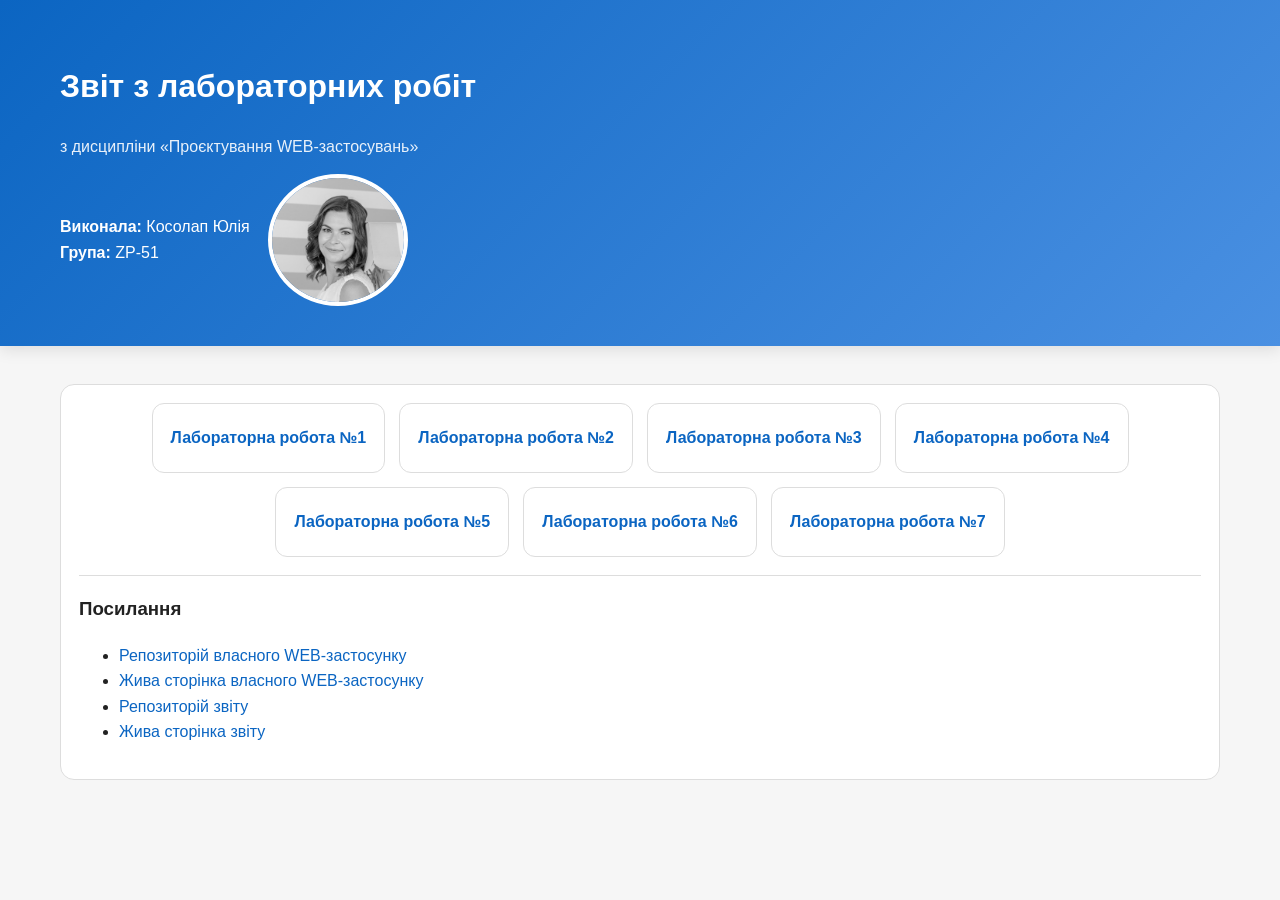
<file: index.html>
<!DOCTYPE html>
<html lang="uk">

<head>
    <meta charset="UTF-8" />
    <meta name="viewport" content="width=device-width, initial-scale=1.0" />
    <link rel="stylesheet" href="style.css" />
    <title>Звіт з лабораторних робіт</title>
</head>

<body>
    <header class="site-header">
        <div class="container">
            <h1>Звіт з лабораторних робіт</h1>
            <p class="subtitle">з дисципліни «Проєктування WEB-застосувань»</p>

            <div class="student">
                <div class="student-text">
                    <p><b>Виконала:</b> Косолап Юлія</p>
                    <p><b>Група:</b> ZP-51</p>
                </div>

                <img class="student-photo" src="images/avatar.jpg" alt="Фото студента" width="140" />
            </div>
        </div>
    </header>

    <main class="container">
        <section class="card">

            <nav class="menu">
                <a class="menu-link" href="lab1.html">Лабораторна робота №1</a>
                <a class="menu-link" href="lab2.html">Лабораторна робота №2</a>
                <a class="menu-link" href="lab3.html">Лабораторна робота №3</a>
                <a class="menu-link" href="lab4.html">Лабораторна робота №4</a>
                <a class="menu-link" href="lab5.html">Лабораторна робота №5</a>
                <a class="menu-link" href="lab6.html">Лабораторна робота №6</a>
                <a class="menu-link" href="lab7.html">Лабораторна робота №7</a>
            </nav>

            <hr>

            <h3>Посилання</h3>
            <ul>
                <li>
                    <a href="https://github.com/JuliaKosolap/IP-ZP51_appWEB-Kosolap-Iuliia-FIOT-2025">
                        Репозиторій власного WEB-застосунку
                    </a>
                </li>
                <li>
                    <a href="https://juliakosolap.github.io/IP-ZP51_appWEB-Kosolap-Iuliia-FIOT-2025/">
                        Жива сторінка власного WEB-застосунку
                    </a>
                </li>
                <li>
                    <a href="https://github.com/JuliaKosolap/IP-ZP51_-appRECORD-Kosolap-Iuliia-FIOT-2025">
                        Репозиторій звіту
                    </a>
                </li>
                <li>
                    <a href="https://juliakosolap.github.io/IP-ZP51_-appRECORD-Kosolap-Iuliia-FIOT-2025/">
                        Жива сторінка звіту
                    </a>
                </li>
            </ul>
            <p class="note">
            </p>
        </section>
    </main>
</body>

</html>
</file>
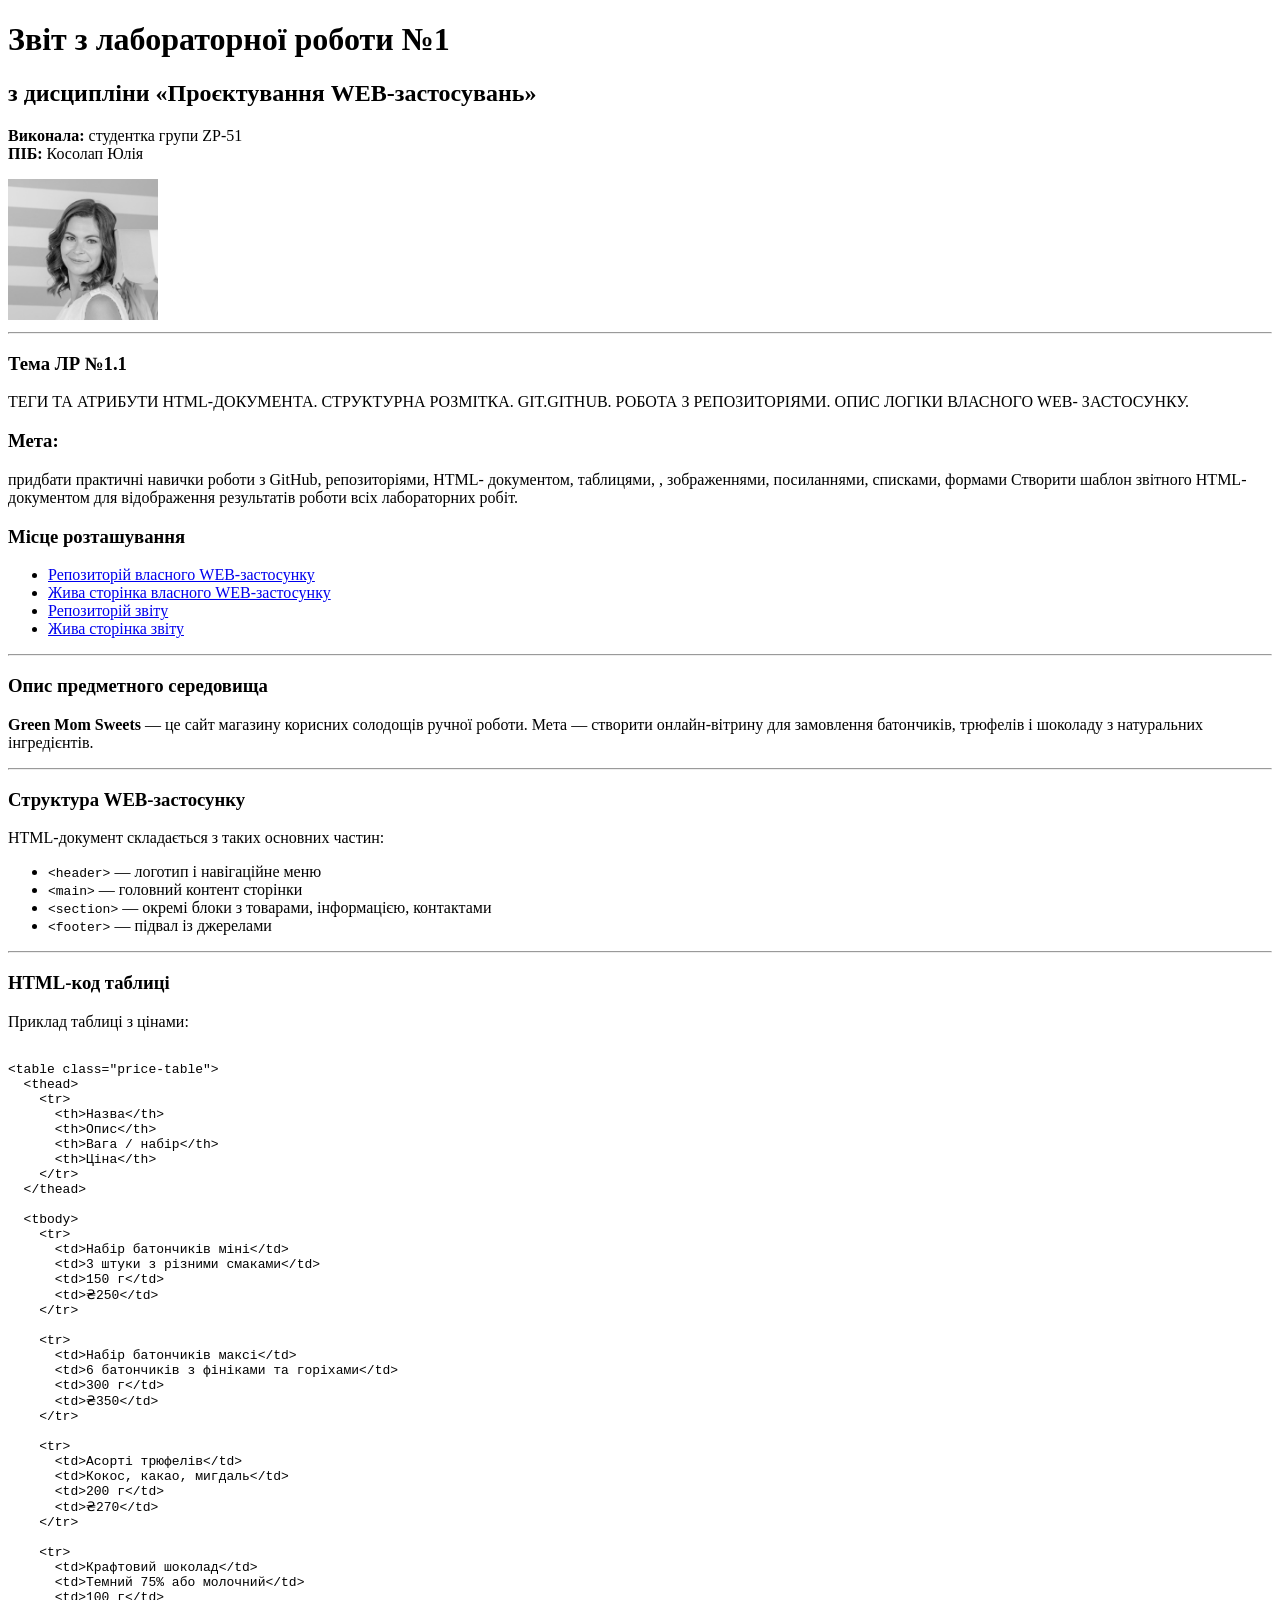
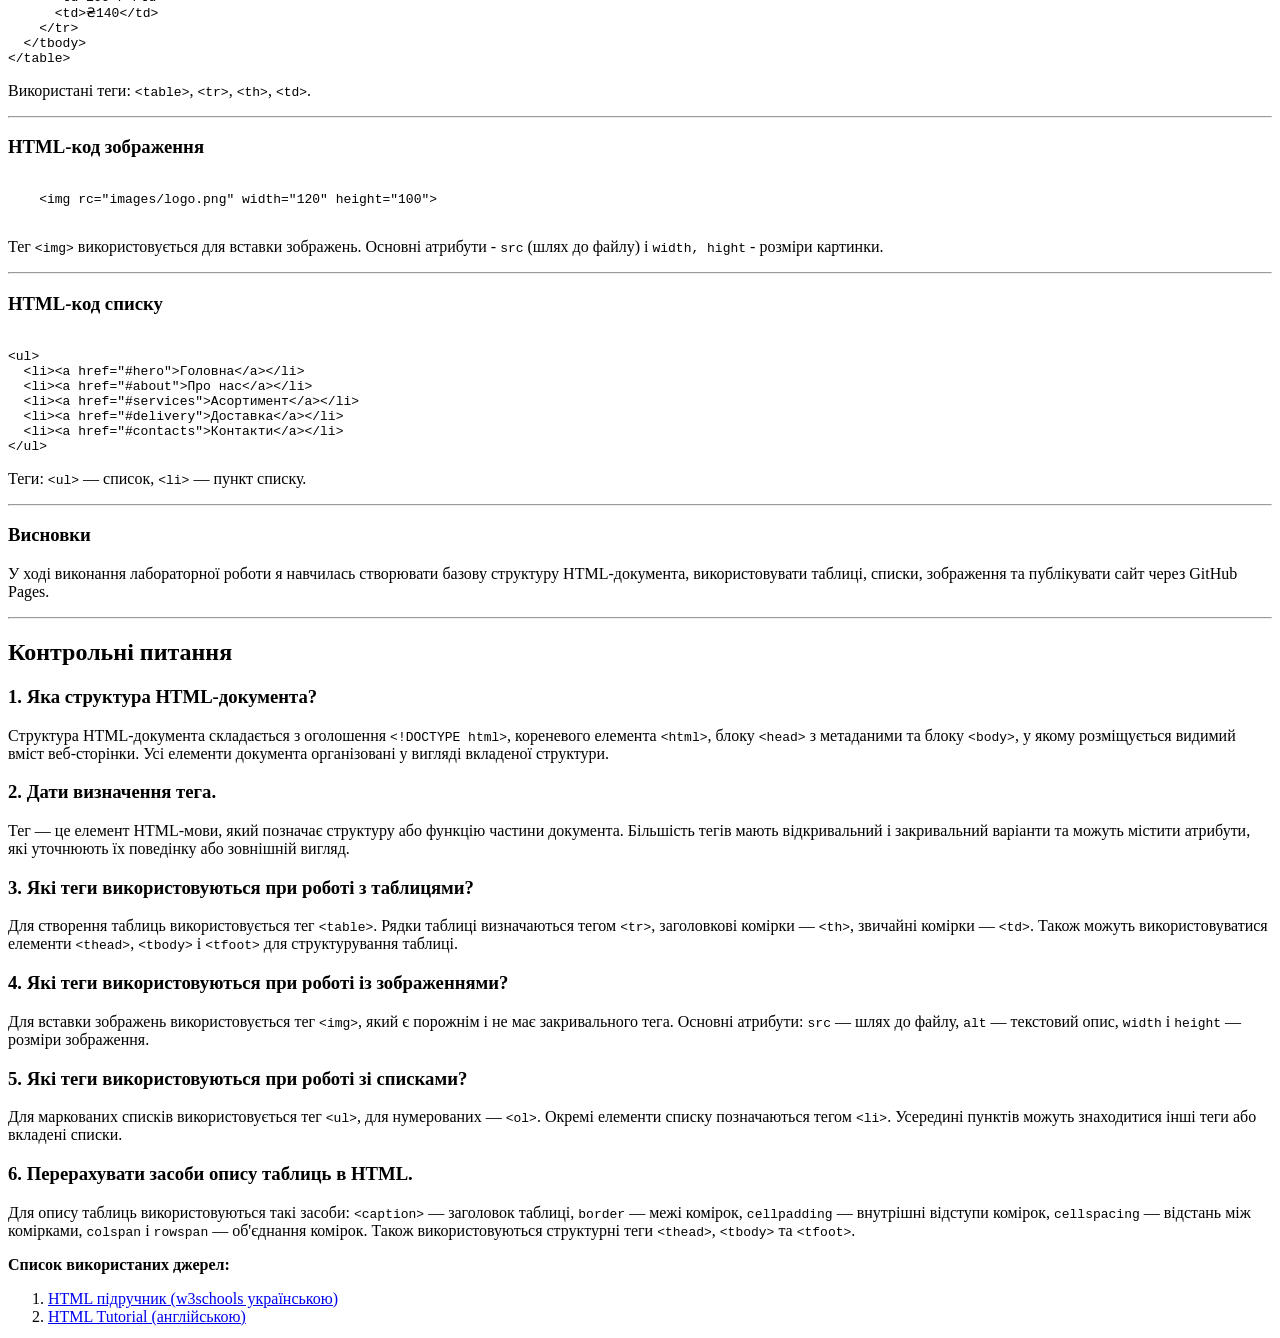
<file: Index.html>
<!DOCTYPE html>
<html lang="uk">

<head>
    <meta charset="UTF-8">
    <meta name="viewport" content="width=device-width, initial-scale=1.0">
    <title>Звіт з лабораторної роботи №1 — Green Mom Sweets</title>
</head>

<body>
    <header>
        <h1>Звіт з лабораторної роботи №1</h1>
        <h2>з дисципліни «Проєктування WEB-застосувань»</h2>

        <p><b>Виконала:</b> студентка групи ZP-51<br>
            <b>ПІБ:</b> Косолап Юлія
        </p>
        <img src="images/avatar.jpg" alt="Фото студента" width="150">
    </header>

    <hr>

    <section id="info">
        <h3>Тема ЛР №1.1</h3>
        <p>ТЕГИ ТА АТРИБУТИ HTML-ДОКУМЕНТА. СТРУКТУРНА РОЗМІТКА.
            GIT.GITHUB. РОБОТА З РЕПОЗИТОРІЯМИ. ОПИС ЛОГІКИ ВЛАСНОГО WEB-
            ЗАСТОСУНКУ.</p>

        <h3>Мета:</h3>
        <p>придбати практичні навички роботи з GitHub, репозиторіями, HTML-
            документом, таблицями, , зображеннями, посиланнями, списками, формами
            Створити шаблон звітного HTML-документом для відображення результатів
            роботи всіх лабораторних робіт.</p>

        <h3>Місце розташування</h3>
        <ul>
            <li><a href="https://github.com/JuliaKosolap/IP-ZP51_appWEB-Kosolap-Iuliia-FIOT-2025">Репозиторій власного
                    WEB-застосунку</a></li>
            <li><a href="https://juliakosolap.github.io/IP-ZP51_appWEB-Kosolap-Iuliia-FIOT-2025/">Жива сторінка власного
                    WEB-застосунку</a></li>
            <li><a href="https://github.com/JuliaKosolap/IP-ZP51_-appRECORD-Kosolap-Iuliia-FIOT-2025">Репозиторій
                    звіту</a></li>
            <li><a href="https://juliakosolap.github.io/IP-ZP51_-appRECORD-Kosolap-Iuliia-FIOT-2025//">Жива сторінка
                    звіту</a></li>
        </ul>
        </ul>
    </section>

    <hr>

    <section id="description">
        <h3>Опис предметного середовища</h3>
        <p><b>Green Mom Sweets</b> — це сайт магазину корисних солодощів ручної роботи.
            Мета — створити онлайн-вітрину для замовлення батончиків, трюфелів і шоколаду з натуральних інгредієнтів.
        </p>
    </section>

    <hr>

    <section id="structure">
        <h3>Структура WEB-застосунку</h3>
        <p>HTML-документ складається з таких основних частин:</p>
        <ul>
            <li><code>&lt;header&gt;</code> — логотип і навігаційне меню</li>
            <li><code>&lt;main&gt;</code> — головний контент сторінки</li>
            <li><code>&lt;section&gt;</code> — окремі блоки з товарами, інформацією, контактами</li>
            <li><code>&lt;footer&gt;</code> — підвал із джерелами</li>
        </ul>
    </section>

    <hr>

    <section id="table">
        <h3>HTML-код таблиці</h3>
        <p>Приклад таблиці з цінами:</p>
        <pre><code>
&lt;table class="price-table"&gt;
  &lt;thead&gt;
    &lt;tr&gt;
      &lt;th&gt;Назва&lt;/th&gt;
      &lt;th&gt;Опис&lt;/th&gt;
      &lt;th&gt;Вага / набір&lt;/th&gt;
      &lt;th&gt;Ціна&lt;/th&gt;
    &lt;/tr&gt;
  &lt;/thead&gt;

  &lt;tbody&gt;
    &lt;tr&gt;
      &lt;td&gt;Набір батончиків міні&lt;/td&gt;
      &lt;td&gt;3 штуки з різними смаками&lt;/td&gt;
      &lt;td&gt;150 г&lt;/td&gt;
      &lt;td&gt;₴250&lt;/td&gt;
    &lt;/tr&gt;

    &lt;tr&gt;
      &lt;td&gt;Набір батончиків максі&lt;/td&gt;
      &lt;td&gt;6 батончиків з фініками та горіхами&lt;/td&gt;
      &lt;td&gt;300 г&lt;/td&gt;
      &lt;td&gt;₴350&lt;/td&gt;
    &lt;/tr&gt;

    &lt;tr&gt;
      &lt;td&gt;Асорті трюфелів&lt;/td&gt;
      &lt;td&gt;Кокос, какао, мигдаль&lt;/td&gt;
      &lt;td&gt;200 г&lt;/td&gt;
      &lt;td&gt;₴270&lt;/td&gt;
    &lt;/tr&gt;

    &lt;tr&gt;
      &lt;td&gt;Крафтовий шоколад&lt;/td&gt;
      &lt;td&gt;Темний 75% або молочний&lt;/td&gt;
      &lt;td&gt;100 г&lt;/td&gt;
      &lt;td&gt;₴140&lt;/td&gt;
    &lt;/tr&gt;
  &lt;/tbody&gt;
&lt;/table&gt;
</code></pre>
        <p>Використані теги: <code>&lt;table&gt;</code>, <code>&lt;tr&gt;</code>, <code>&lt;th&gt;</code>,
            <code>&lt;td&gt;</code>.
        </p>
    </section>

    <hr>

    <section id="images">
        <h3>HTML-код зображення</h3>
        <pre><code>
    &lt;img rc="images/logo.png" width="120" height="100"&gt;
    </code></pre>
        <p>Тег <code>&lt;img&gt;</code> використовується для вставки зображень.
            Основні атрибути - <code>src</code> (шлях до файлу) і <code>width, hight</code> - розміри картинки.</p>
    </section>

    <hr>

    <section id="lists">
        <h3>HTML-код списку</h3>
        <pre><code>
&lt;ul&gt;
  &lt;li&gt;&lt;a href="#hero"&gt;Головна&lt;/a&gt;&lt;/li&gt;
  &lt;li&gt;&lt;a href="#about"&gt;Про нас&lt;/a&gt;&lt;/li&gt;
  &lt;li&gt;&lt;a href="#services"&gt;Асортимент&lt;/a&gt;&lt;/li&gt;
  &lt;li&gt;&lt;a href="#delivery"&gt;Доставка&lt;/a&gt;&lt;/li&gt;
  &lt;li&gt;&lt;a href="#contacts"&gt;Контакти&lt;/a&gt;&lt;/li&gt;
&lt;/ul&gt;
</code></pre>
        <p>Теги: <code>&lt;ul&gt;</code> — список, <code>&lt;li&gt;</code> — пункт списку.</p>
    </section>

    <hr>

    <section id="conclusion">
        <h3>Висновки</h3>
        <p>У ході виконання лабораторної роботи я навчилась створювати базову структуру HTML-документа,
            використовувати таблиці, списки, зображення та публікувати сайт через GitHub Pages.</p>
    </section>

    <hr>
    <section id="questions">
        <h2>Контрольні питання</h2>

        <h3>1. Яка структура HTML-документа?</h3>
        <p>
            Структура HTML-документа складається з оголошення <code>&lt;!DOCTYPE html&gt;</code>,
            кореневого елемента <code>&lt;html&gt;</code>, блоку <code>&lt;head&gt;</code>
            з метаданими та блоку <code>&lt;body&gt;</code>, у якому розміщується видимий вміст
            веб-сторінки. Усі елементи документа організовані у вигляді вкладеної структури.
        </p>

        <h3>2. Дати визначення тега.</h3>
        <p>
            Тег — це елемент HTML-мови, який позначає структуру або функцію частини документа.
            Більшість тегів мають відкривальний і закривальний варіанти та можуть містити
            атрибути, які уточнюють їх поведінку або зовнішній вигляд.
        </p>

        <h3>3. Які теги використовуються при роботі з таблицями?</h3>
        <p>
            Для створення таблиць використовується тег <code>&lt;table&gt;</code>.
            Рядки таблиці визначаються тегом <code>&lt;tr&gt;</code>,
            заголовкові комірки — <code>&lt;th&gt;</code>,
            звичайні комірки — <code>&lt;td&gt;</code>.
            Також можуть використовуватися елементи <code>&lt;thead&gt;</code>,
            <code>&lt;tbody&gt;</code> і <code>&lt;tfoot&gt;</code> для структурування таблиці.
        </p>

        <h3>4. Які теги використовуються при роботі із зображеннями?</h3>
        <p>
            Для вставки зображень використовується тег <code>&lt;img&gt;</code>,
            який є порожнім і не має закривального тега. Основні атрибути:
            <code>src</code> — шлях до файлу,
            <code>alt</code> — текстовий опис,
            <code>width</code> і <code>height</code> — розміри зображення.
        </p>

        <h3>5. Які теги використовуються при роботі зі списками?</h3>
        <p>
            Для маркованих списків використовується тег <code>&lt;ul&gt;</code>,
            для нумерованих — <code>&lt;ol&gt;</code>.
            Окремі елементи списку позначаються тегом <code>&lt;li&gt;</code>.
            Усередині пунктів можуть знаходитися інші теги або вкладені списки.
        </p>

        <h3>6. Перерахувати засоби опису таблиць в HTML.</h3>
        <p>
            Для опису таблиць використовуються такі засоби:
            <code>&lt;caption&gt;</code> — заголовок таблиці,
            <code>border</code> — межі комірок,
            <code>cellpadding</code> — внутрішні відступи комірок,
            <code>cellspacing</code> — відстань між комірками,
            <code>colspan</code> і <code>rowspan</code> — об'єднання комірок.
            Також використовуються структурні теги <code>&lt;thead&gt;</code>,
            <code>&lt;tbody&gt;</code> та <code>&lt;tfoot&gt;</code>.
        </p>

    </section>

    <footer>
        <p><b>Список використаних джерел:</b></p>
        <ol>
            <li><a href="https://w3schoolsua.github.io/html/index.html">HTML підручник (w3schools українською)</a></li>
            <li><a href="https://www.w3schools.com/html/">HTML Tutorial (англійською)</a></li>
        </ol>
    </footer>

</body>

</html>
</file>
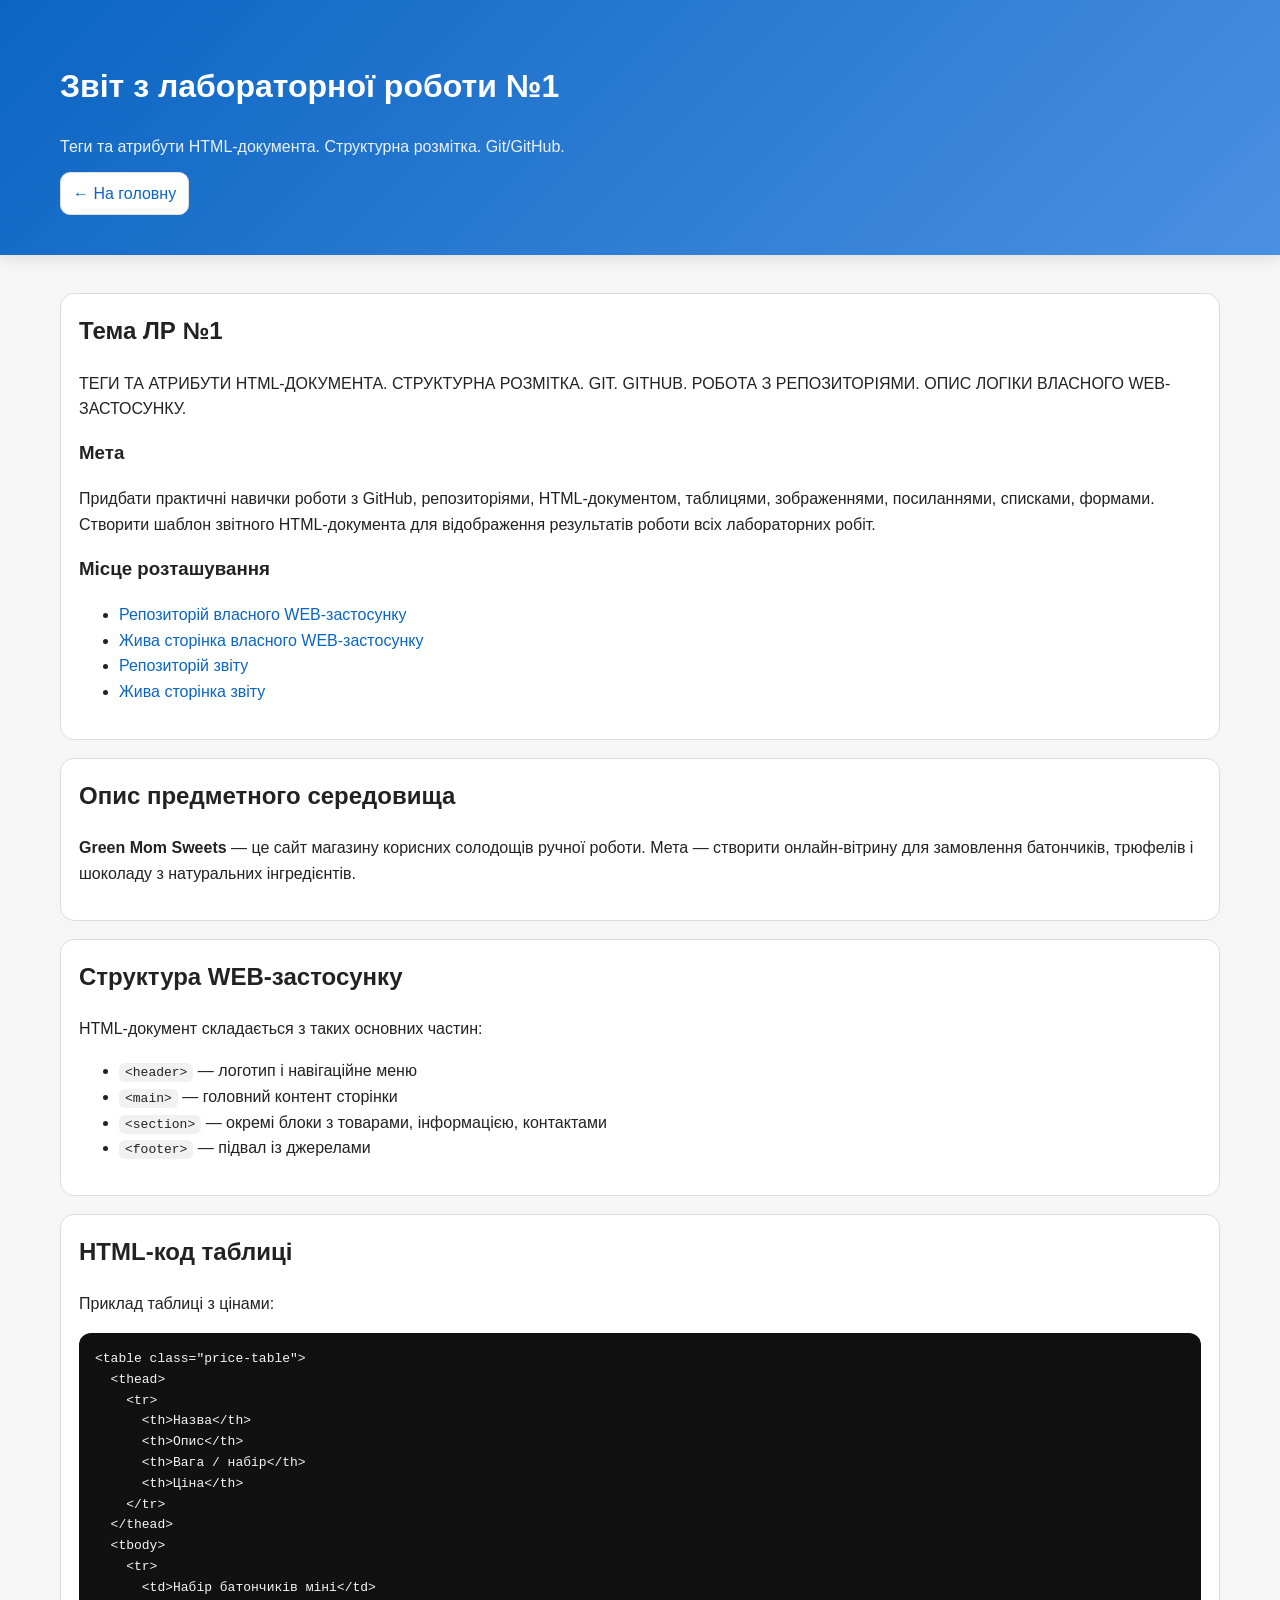
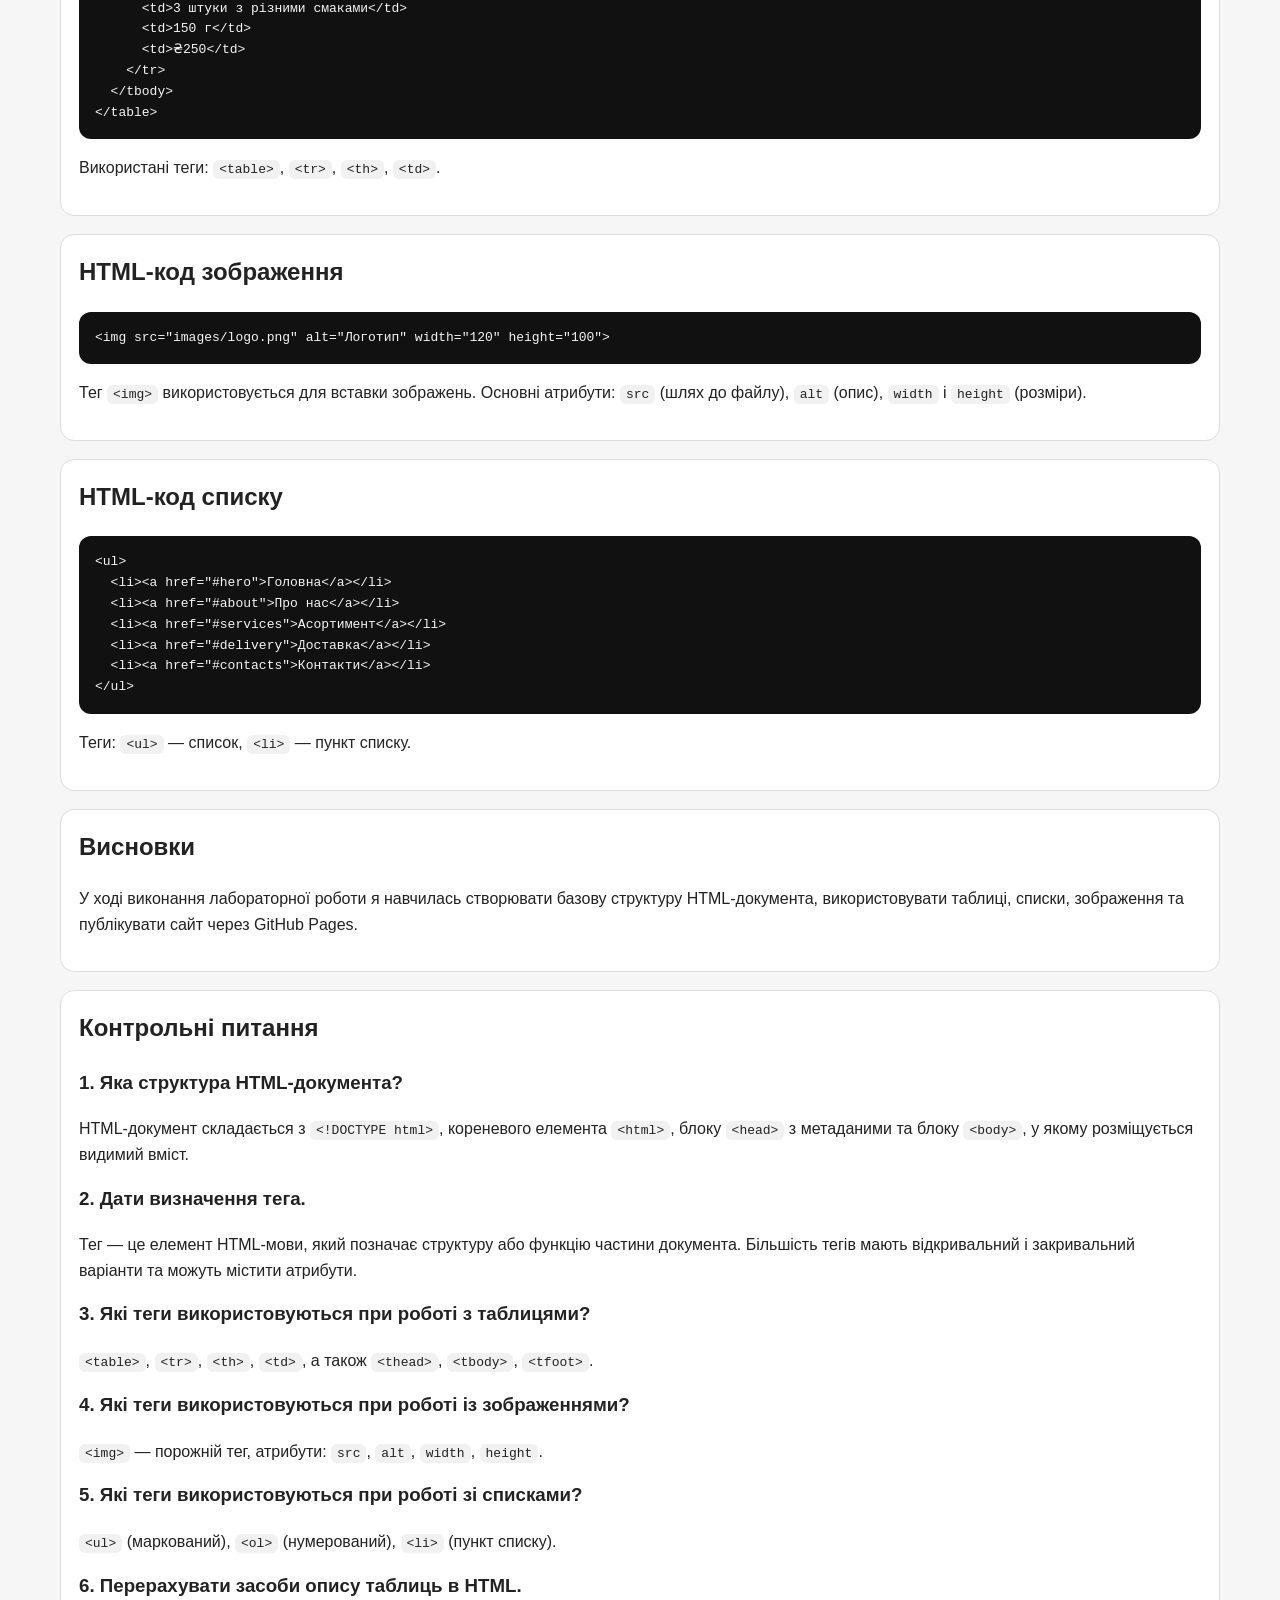
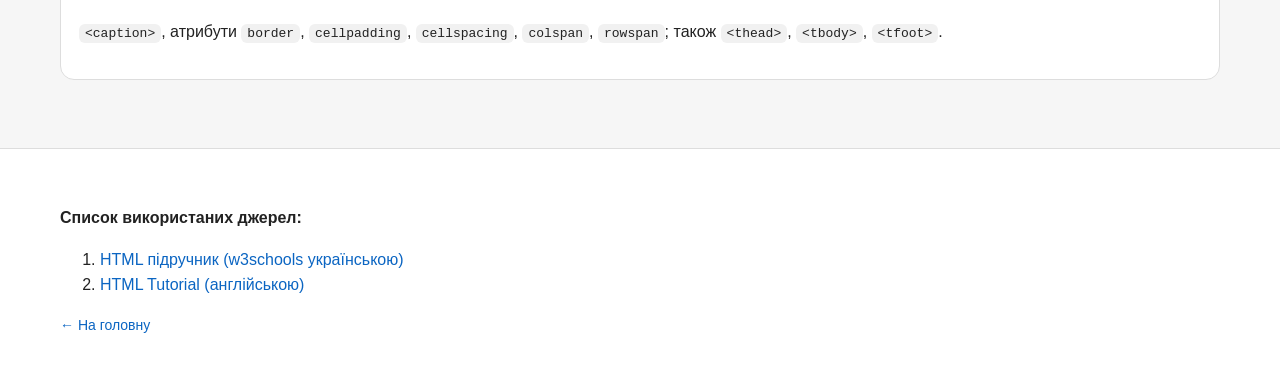
<file: lab1.html>
<!DOCTYPE html>
<html lang="uk">

<head>
    <meta charset="UTF-8" />
    <meta name="viewport" content="width=device-width, initial-scale=1.0" />
    <link rel="stylesheet" href="style.css" />
</head>

<body>
<header class="site-header">
    <div class="container">
        <h1>Звіт з лабораторної роботи №1</h1>
        <p class="subtitle">Теги та атрибути HTML-документа. Структурна розмітка. Git/GitHub.</p>

        <nav class="top-nav">
            <a class="back-link" href="index.html">← На головну</a>
        </nav>
    </div>
</header>

<main class="container">

    <section id="info" class="card">
        <h2>Тема ЛР №1</h2>
        <p>
            ТЕГИ ТА АТРИБУТИ HTML-ДОКУМЕНТА. СТРУКТУРНА РОЗМІТКА.
            GIT. GITHUB. РОБОТА З РЕПОЗИТОРІЯМИ. ОПИС ЛОГІКИ ВЛАСНОГО WEB-ЗАСТОСУНКУ.
        </p>

        <h3>Мета</h3>
        <p>
            Придбати практичні навички роботи з GitHub, репозиторіями, HTML-документом, таблицями, зображеннями,
            посиланнями, списками, формами. Створити шаблон звітного HTML-документа для відображення результатів
            роботи всіх лабораторних робіт.
        </p>

        <h3>Місце розташування</h3>
        <ul>
            <li>
                <a href="https://github.com/JuliaKosolap/IP-ZP51_appWEB-Kosolap-Iuliia-FIOT-2025">
                    Репозиторій власного WEB-застосунку
                </a>
            </li>
            <li>
                <a href="https://juliakosolap.github.io/IP-ZP51_appWEB-Kosolap-Iuliia-FIOT-2025/">
                    Жива сторінка власного WEB-застосунку
                </a>
            </li>
            <li>
                <a href="https://github.com/JuliaKosolap/IP-ZP51_-appRECORD-Kosolap-Iuliia-FIOT-2025">
                    Репозиторій звіту
                </a>
            </li>
            <li>
                <a href="https://juliakosolap.github.io/IP-ZP51_-appRECORD-Kosolap-Iuliia-FIOT-2025/">
                    Жива сторінка звіту
                </a>
            </li>
        </ul>
    </section>

    <section id="description" class="card">
        <h2>Опис предметного середовища</h2>
        <p>
            <b>Green Mom Sweets</b> — це сайт магазину корисних солодощів ручної роботи.
            Мета — створити онлайн-вітрину для замовлення батончиків, трюфелів і шоколаду
            з натуральних інгредієнтів.
        </p>
    </section>

    <section id="structure" class="card">
        <h2>Структура WEB-застосунку</h2>
        <p>HTML-документ складається з таких основних частин:</p>
        <ul>
            <li><code>&lt;header&gt;</code> — логотип і навігаційне меню</li>
            <li><code>&lt;main&gt;</code> — головний контент сторінки</li>
            <li><code>&lt;section&gt;</code> — окремі блоки з товарами, інформацією, контактами</li>
            <li><code>&lt;footer&gt;</code> — підвал із джерелами</li>
        </ul>
    </section>

    <section id="table" class="card">
        <h2>HTML-код таблиці</h2>
        <p>Приклад таблиці з цінами:</p>

        <pre><code>&lt;table class="price-table"&gt;
  &lt;thead&gt;
    &lt;tr&gt;
      &lt;th&gt;Назва&lt;/th&gt;
      &lt;th&gt;Опис&lt;/th&gt;
      &lt;th&gt;Вага / набір&lt;/th&gt;
      &lt;th&gt;Ціна&lt;/th&gt;
    &lt;/tr&gt;
  &lt;/thead&gt;
  &lt;tbody&gt;
    &lt;tr&gt;
      &lt;td&gt;Набір батончиків міні&lt;/td&gt;
      &lt;td&gt;3 штуки з різними смаками&lt;/td&gt;
      &lt;td&gt;150 г&lt;/td&gt;
      &lt;td&gt;₴250&lt;/td&gt;
    &lt;/tr&gt;
  &lt;/tbody&gt;
&lt;/table&gt;</code></pre>

        <p>Використані теги: <code>&lt;table&gt;</code>, <code>&lt;tr&gt;</code>, <code>&lt;th&gt;</code>, <code>&lt;td&gt;</code>.
        </p>
    </section>

    <section id="images" class="card">
        <h2>HTML-код зображення</h2>

        <pre><code>&lt;img src="images/logo.png" alt="Логотип" width="120" height="100"&gt;</code></pre>

        <p>
            Тег <code>&lt;img&gt;</code> використовується для вставки зображень.
            Основні атрибути:
            <code>src</code> (шлях до файлу),
            <code>alt</code> (опис),
            <code>width</code> і <code>height</code> (розміри).
        </p>
    </section>

    <section id="lists" class="card">
        <h2>HTML-код списку</h2>

        <pre><code>&lt;ul&gt;
  &lt;li&gt;&lt;a href="#hero"&gt;Головна&lt;/a&gt;&lt;/li&gt;
  &lt;li&gt;&lt;a href="#about"&gt;Про нас&lt;/a&gt;&lt;/li&gt;
  &lt;li&gt;&lt;a href="#services"&gt;Асортимент&lt;/a&gt;&lt;/li&gt;
  &lt;li&gt;&lt;a href="#delivery"&gt;Доставка&lt;/a&gt;&lt;/li&gt;
  &lt;li&gt;&lt;a href="#contacts"&gt;Контакти&lt;/a&gt;&lt;/li&gt;
&lt;/ul&gt;</code></pre>

        <p>Теги: <code>&lt;ul&gt;</code> — список, <code>&lt;li&gt;</code> — пункт списку.</p>
    </section>

    <section id="conclusion" class="card">
        <h2>Висновки</h2>
        <p>
            У ході виконання лабораторної роботи я навчилась створювати базову структуру HTML-документа,
            використовувати таблиці, списки, зображення та публікувати сайт через GitHub Pages.
        </p>
    </section>

    <section id="questions" class="card">
        <h2>Контрольні питання</h2>

        <h3>1. Яка структура HTML-документа?</h3>
        <p>
            HTML-документ складається з <code>&lt;!DOCTYPE html&gt;</code>, кореневого елемента <code>&lt;html&gt;</code>,
            блоку <code>&lt;head&gt;</code> з метаданими та блоку <code>&lt;body&gt;</code>, у якому розміщується видимий вміст.
        </p>

        <h3>2. Дати визначення тега.</h3>
        <p>
            Тег — це елемент HTML-мови, який позначає структуру або функцію частини документа.
            Більшість тегів мають відкривальний і закривальний варіанти та можуть містити атрибути.
        </p>

        <h3>3. Які теги використовуються при роботі з таблицями?</h3>
        <p>
            <code>&lt;table&gt;</code>, <code>&lt;tr&gt;</code>, <code>&lt;th&gt;</code>, <code>&lt;td&gt;</code>,
            а також <code>&lt;thead&gt;</code>, <code>&lt;tbody&gt;</code>, <code>&lt;tfoot&gt;</code>.
        </p>

        <h3>4. Які теги використовуються при роботі із зображеннями?</h3>
        <p>
            <code>&lt;img&gt;</code> — порожній тег, атрибути: <code>src</code>, <code>alt</code>, <code>width</code>, <code>height</code>.
        </p>

        <h3>5. Які теги використовуються при роботі зі списками?</h3>
        <p>
            <code>&lt;ul&gt;</code> (маркований), <code>&lt;ol&gt;</code> (нумерований), <code>&lt;li&gt;</code> (пункт списку).
        </p>

        <h3>6. Перерахувати засоби опису таблиць в HTML.</h3>
        <p>
            <code>&lt;caption&gt;</code>, атрибути <code>border</code>, <code>cellpadding</code>, <code>cellspacing</code>,
            <code>colspan</code>, <code>rowspan</code>; також <code>&lt;thead&gt;</code>, <code>&lt;tbody&gt;</code>, <code>&lt;tfoot&gt;</code>.
        </p>
    </section>

</main>

<footer class="site-footer">
    <div class="container">
        <p><b>Список використаних джерел:</b></p>
        <ol>
            <li><a href="https://w3schoolsua.github.io/html/index.html">HTML підручник (w3schools українською)</a></li>
            <li><a href="https://www.w3schools.com/html/">HTML Tutorial (англійською)</a></li>
        </ol>

        <p class="note">
            <a href="index.html">← На головну</a>
        </p>
    </div>
</footer>
</body>

</html>
</file>
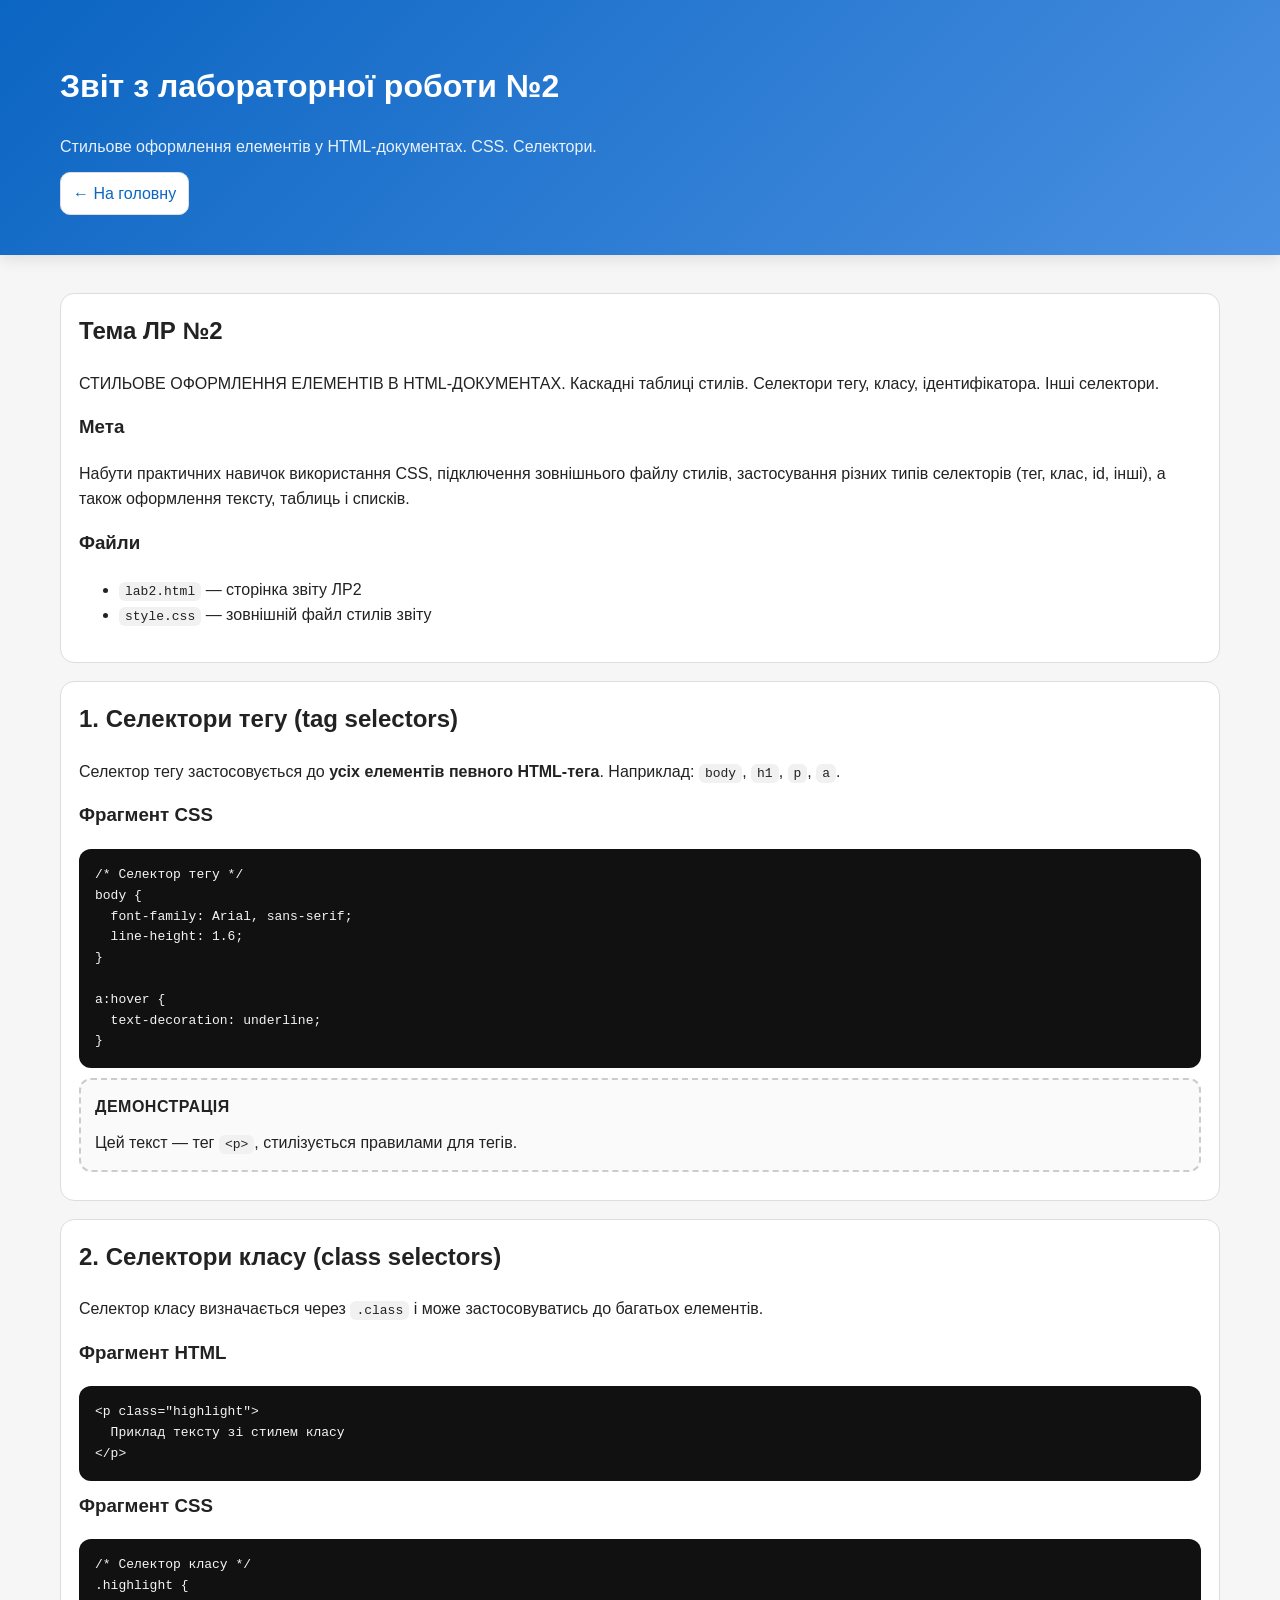
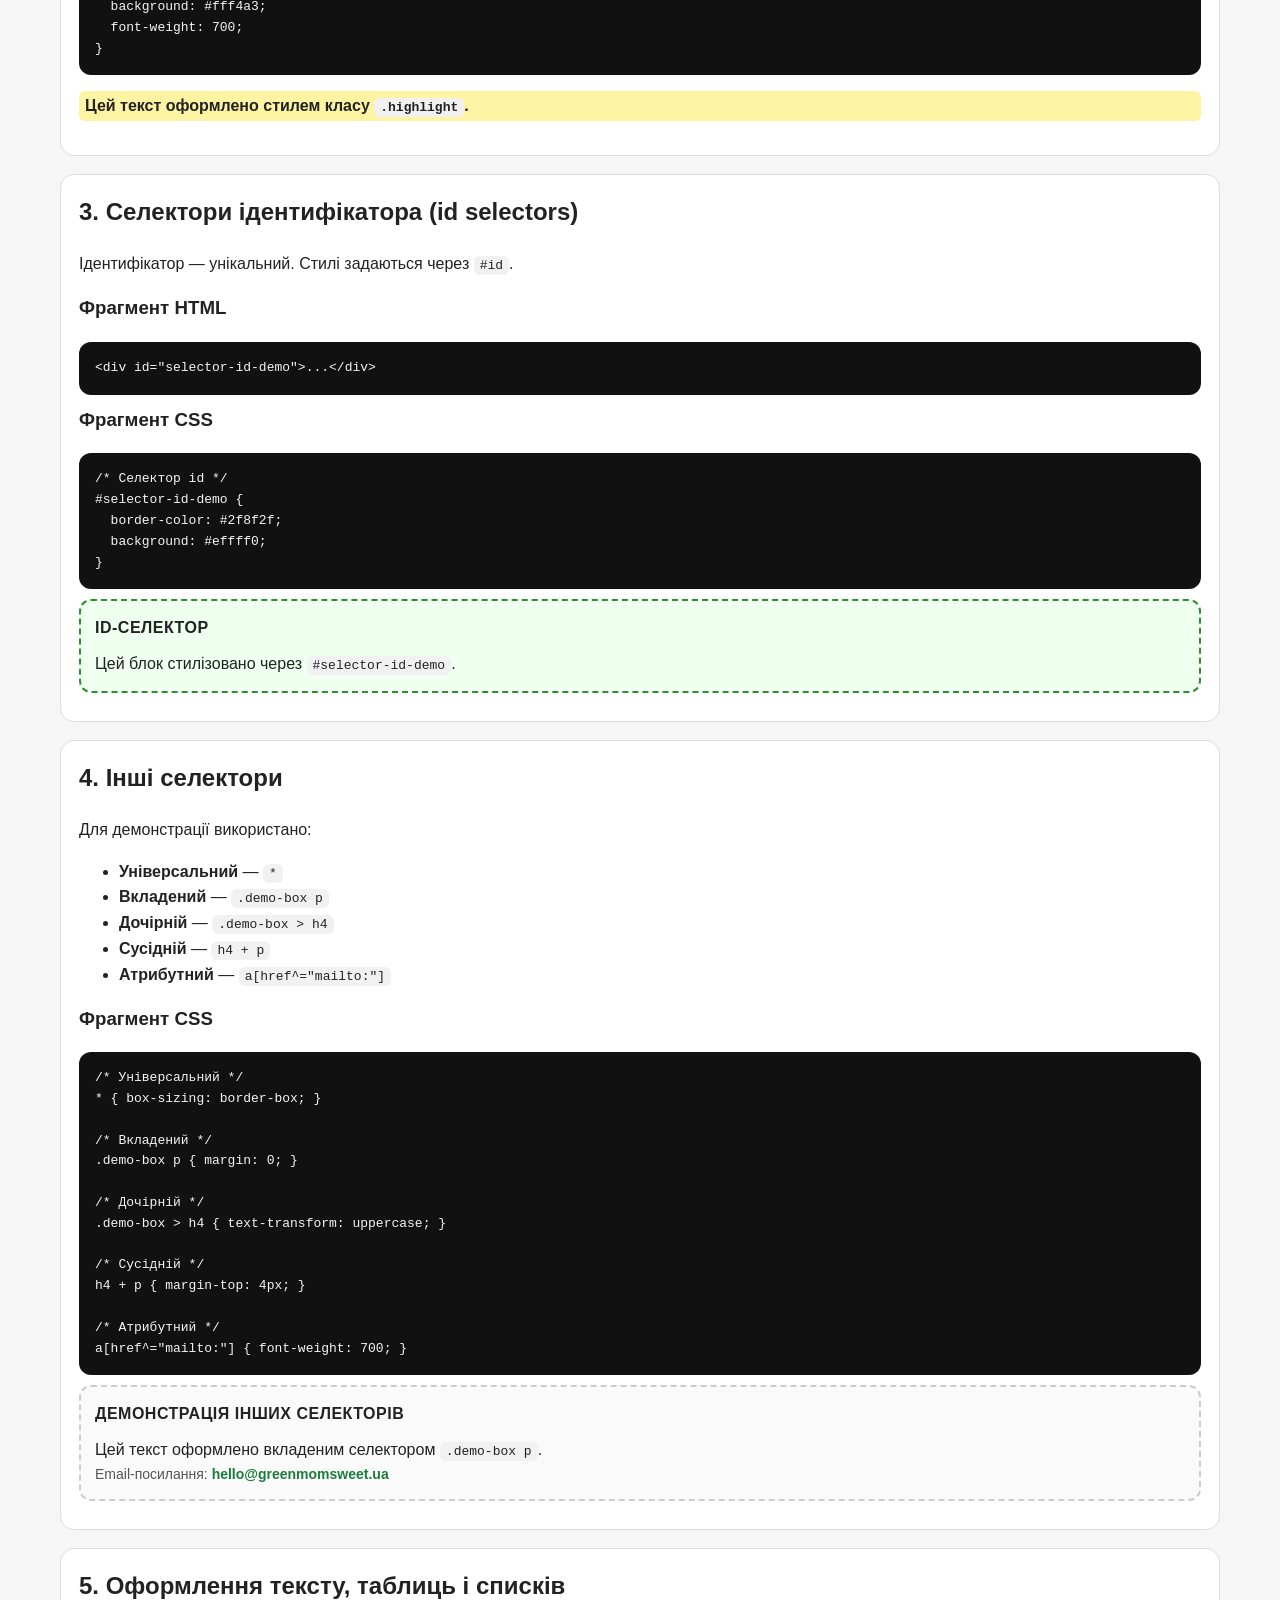
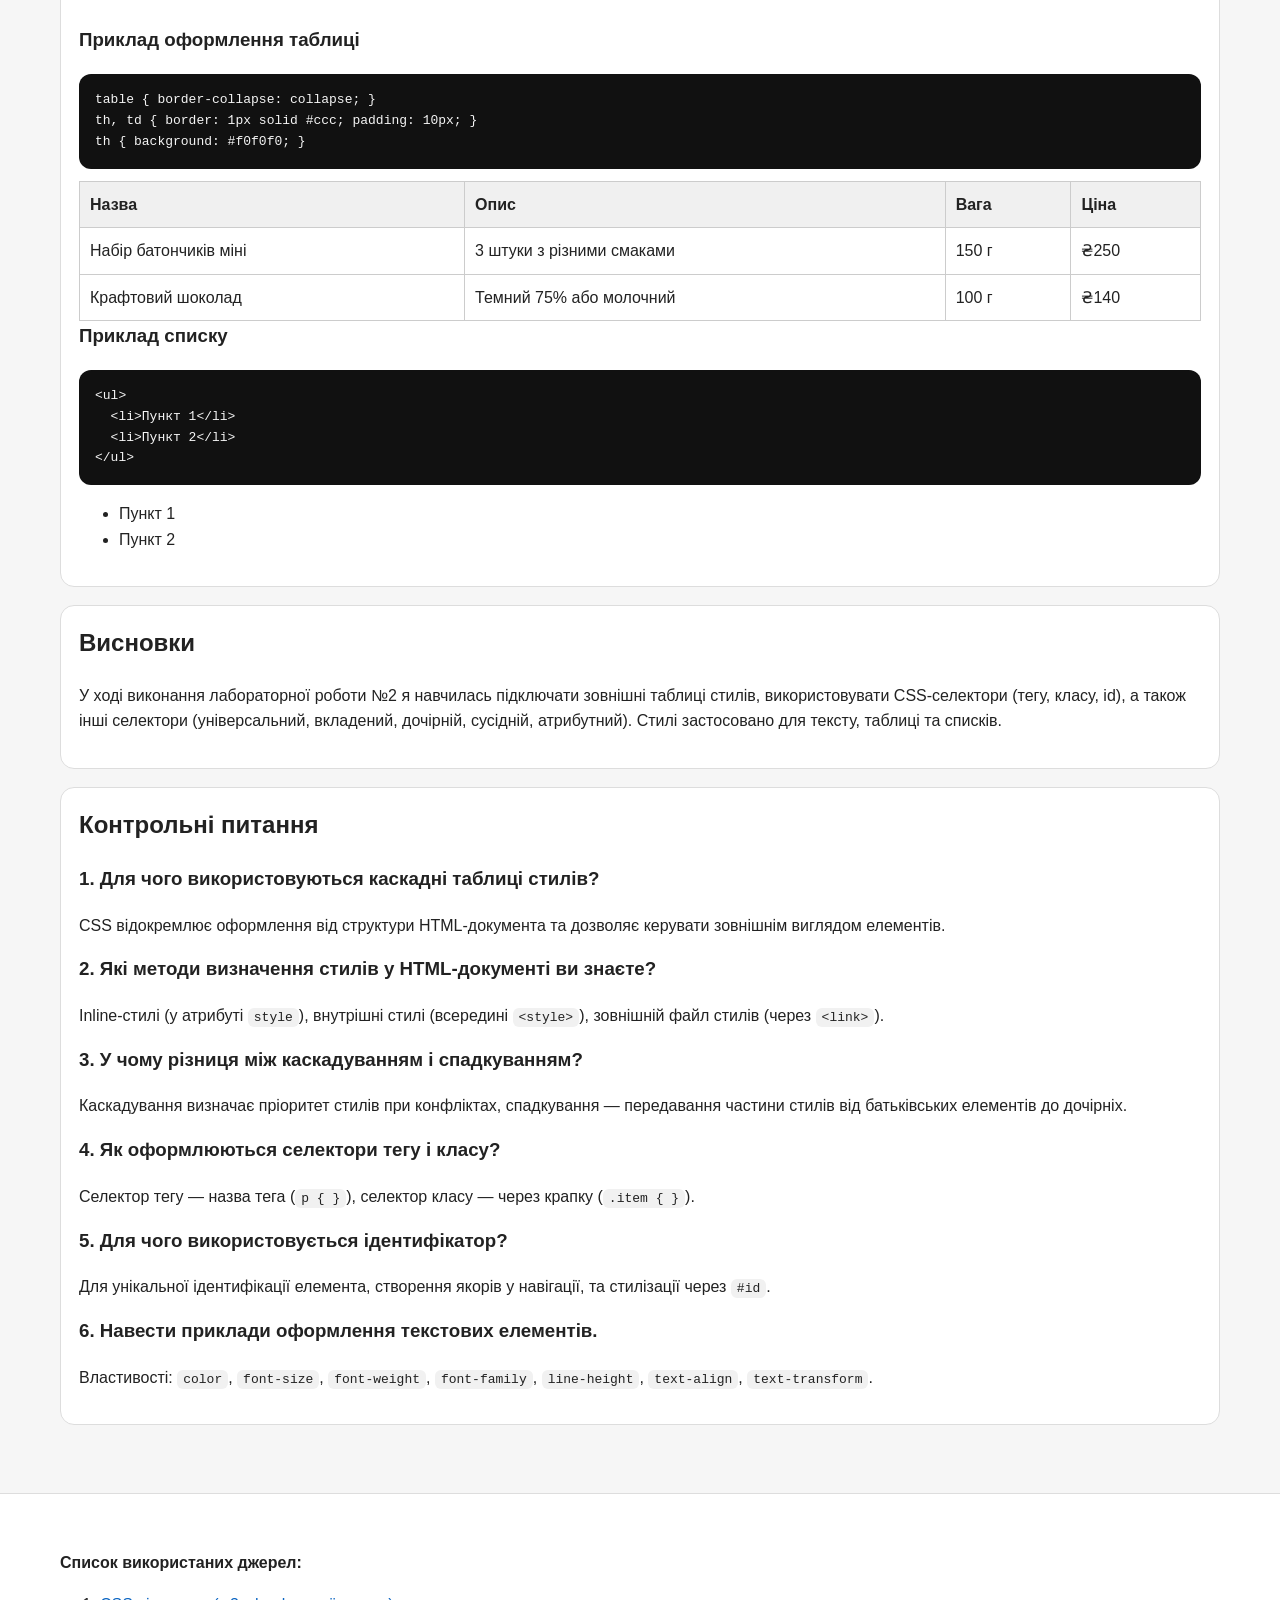
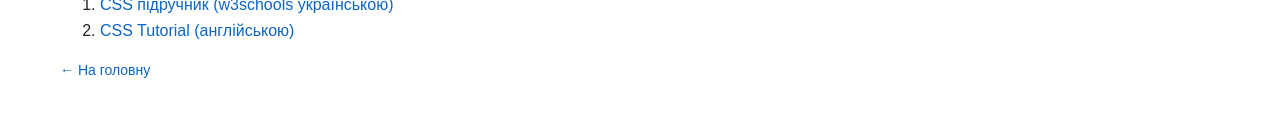
<file: lab2.html>
<!DOCTYPE html>
<html lang="uk">

<head>
    <meta charset="UTF-8" />
    <meta name="viewport" content="width=device-width, initial-scale=1.0" />
    <title>Лабораторна робота №2 — Звіт</title>

    <link rel="stylesheet" href="style.css" />
</head>

<body>
<header class="site-header">
    <div class="container">
        <h1>Звіт з лабораторної роботи №2</h1>
        <p class="subtitle">
            Стильове оформлення елементів у HTML-документах. CSS. Селектори.
        </p>

        <nav class="top-nav">
            <a class="back-link" href="index.html">← На головну</a>
        </nav>
    </div>
</header>

<main class="container">

    <section id="info" class="card">
        <h2>Тема ЛР №2</h2>
        <p>
            СТИЛЬОВЕ ОФОРМЛЕННЯ ЕЛЕМЕНТІВ В HTML-ДОКУМЕНТАХ.
            Каскадні таблиці стилів. Селектори тегу, класу, ідентифікатора. Інші селектори.
        </p>

        <h3>Мета</h3>
        <p>
            Набути практичних навичок використання CSS, підключення зовнішнього файлу стилів, застосування
            різних типів селекторів (тег, клас, id, інші), а також оформлення тексту, таблиць і списків.
        </p>

        <h3>Файли</h3>
        <ul>
            <li><code>lab2.html</code> — сторінка звіту ЛР2</li>
            <li><code>style.css</code> — зовнішній файл стилів звіту</li>
        </ul>
    </section>

    <!-- 1. Селектори тегу -->
    <section id="tag-selectors" class="card">
        <h2>1. Селектори тегу (tag selectors)</h2>
        <p>
            Селектор тегу застосовується до <b>усіх елементів певного HTML-тега</b>.
            Наприклад: <code>body</code>, <code>h1</code>, <code>p</code>, <code>a</code>.
        </p>

        <h3>Фрагмент CSS</h3>
        <pre><code>/* Селектор тегу */
body {
  font-family: Arial, sans-serif;
  line-height: 1.6;
}

a:hover {
  text-decoration: underline;
}</code></pre>

        <div class="demo-box">
            <h4>Демонстрація</h4>
            <p>Цей текст — тег <code>&lt;p&gt;</code>, стилізується правилами для тегів.</p>
        </div>
    </section>

    <!-- 2. Селектори класу -->
    <section id="class-selectors" class="card">
        <h2>2. Селектори класу (class selectors)</h2>
        <p>
            Селектор класу визначається через <code>.class</code> і може застосовуватись до багатьох елементів.
        </p>

        <h3>Фрагмент HTML</h3>
        <pre><code>&lt;p class="highlight"&gt;
  Приклад тексту зі стилем класу
&lt;/p&gt;</code></pre>

        <h3>Фрагмент CSS</h3>
        <pre><code>/* Селектор класу */
.highlight {
  background: #fff4a3;
  font-weight: 700;
}</code></pre>

        <p class="highlight">Цей текст оформлено стилем класу <code>.highlight</code>.</p>
    </section>

    <!-- 3. Селектори id -->
    <section id="id-selectors" class="card">
        <h2>3. Селектори ідентифікатора (id selectors)</h2>
        <p>
            Ідентифікатор — унікальний. Стилі задаються через <code>#id</code>.
        </p>

        <h3>Фрагмент HTML</h3>
        <pre><code>&lt;div id="selector-id-demo"&gt;...&lt;/div&gt;</code></pre>

        <h3>Фрагмент CSS</h3>
        <pre><code>/* Селектор id */
#selector-id-demo {
  border-color: #2f8f2f;
  background: #effff0;
}</code></pre>

        <div class="demo-box" id="selector-id-demo">
            <h4>ID-селектор</h4>
            <p>Цей блок стилізовано через <code>#selector-id-demo</code>.</p>
        </div>
    </section>

    <!-- 4. Інші селектори -->
    <section id="other-selectors" class="card">
        <h2>4. Інші селектори</h2>

        <p>Для демонстрації використано:</p>
        <ul>
            <li><b>Універсальний</b> — <code>*</code></li>
            <li><b>Вкладений</b> — <code>.demo-box p</code></li>
            <li><b>Дочірній</b> — <code>.demo-box &gt; h4</code></li>
            <li><b>Сусідній</b> — <code>h4 + p</code></li>
            <li><b>Атрибутний</b> — <code>a[href^="mailto:"]</code></li>
        </ul>

        <h3>Фрагмент CSS</h3>
        <pre><code>/* Універсальний */
* { box-sizing: border-box; }

/* Вкладений */
.demo-box p { margin: 0; }

/* Дочірній */
.demo-box &gt; h4 { text-transform: uppercase; }

/* Сусідній */
h4 + p { margin-top: 4px; }

/* Атрибутний */
a[href^="mailto:"] { font-weight: 700; }</code></pre>

        <div class="demo-box">
            <h4>Демонстрація інших селекторів</h4>
            <p>Цей текст оформлено вкладеним селектором <code>.demo-box p</code>.</p>
            <p class="note">
                Email-посилання:
                <a href="mailto:hello@greenmomsweet.ua">hello@greenmomsweet.ua</a>
            </p>
        </div>
    </section>

    <!-- 5. Оформлення таблиць, списків, тексту -->
    <section id="tables-lists" class="card">
        <h2>5. Оформлення тексту, таблиць і списків</h2>

        <h3>Приклад оформлення таблиці</h3>
        <pre><code>table { border-collapse: collapse; }
th, td { border: 1px solid #ccc; padding: 10px; }
th { background: #f0f0f0; }</code></pre>

        <table>
            <thead>
            <tr>
                <th>Назва</th>
                <th>Опис</th>
                <th>Вага</th>
                <th>Ціна</th>
            </tr>
            </thead>
            <tbody>
            <tr>
                <td>Набір батончиків міні</td>
                <td>3 штуки з різними смаками</td>
                <td>150 г</td>
                <td>₴250</td>
            </tr>
            <tr>
                <td>Крафтовий шоколад</td>
                <td>Темний 75% або молочний</td>
                <td>100 г</td>
                <td>₴140</td>
            </tr>
            </tbody>
        </table>

        <h3>Приклад списку</h3>
        <pre><code>&lt;ul&gt;
  &lt;li&gt;Пункт 1&lt;/li&gt;
  &lt;li&gt;Пункт 2&lt;/li&gt;
&lt;/ul&gt;</code></pre>

        <ul>
            <li>Пункт 1</li>
            <li>Пункт 2</li>
        </ul>
    </section>

    <section id="conclusion" class="card">
        <h2>Висновки</h2>
        <p>
            У ході виконання лабораторної роботи №2 я навчилась підключати зовнішні таблиці стилів,
            використовувати CSS-селектори (тегу, класу, id), а також інші селектори
            (універсальний, вкладений, дочірній, сусідній, атрибутний). Стилі застосовано для тексту,
            таблиці та списків.
        </p>
    </section>

    <section id="questions" class="card">
        <h2>Контрольні питання</h2>

        <h3>1. Для чого використовуються каскадні таблиці стилів?</h3>
        <p>
            CSS відокремлює оформлення від структури HTML-документа та дозволяє керувати зовнішнім виглядом елементів.
        </p>

        <h3>2. Які методи визначення стилів у HTML-документі ви знаєте?</h3>
        <p>
            Inline-стилі (у атрибуті <code>style</code>), внутрішні стилі (всередині <code>&lt;style&gt;</code>),
            зовнішній файл стилів (через <code>&lt;link&gt;</code>).
        </p>

        <h3>3. У чому різниця між каскадуванням і спадкуванням?</h3>
        <p>
            Каскадування визначає пріоритет стилів при конфліктах, спадкування — передавання частини стилів
            від батьківських елементів до дочірніх.
        </p>

        <h3>4. Як оформлюються селектори тегу і класу?</h3>
        <p>
            Селектор тегу — назва тега (<code>p { }</code>), селектор класу — через крапку (<code>.item { }</code>).
        </p>

        <h3>5. Для чого використовується ідентифікатор?</h3>
        <p>
            Для унікальної ідентифікації елемента, створення якорів у навігації, та стилізації через <code>#id</code>.
        </p>

        <h3>6. Навести приклади оформлення текстових елементів.</h3>
        <p>
            Властивості: <code>color</code>, <code>font-size</code>, <code>font-weight</code>,
            <code>font-family</code>, <code>line-height</code>, <code>text-align</code>, <code>text-transform</code>.
        </p>

    </section>

</main>

<footer class="site-footer">
    <div class="container">
        <p><b>Список використаних джерел:</b></p>
        <ol>
            <li><a href="https://w3schoolsua.github.io/css/index.html">CSS підручник (w3schools українською)</a></li>
            <li><a href="https://www.w3schools.com/css/">CSS Tutorial (англійською)</a></li>
        </ol>

        <p class="note">
            <a href="index.html">← На головну</a>
        </p>
    </div>
</footer>
</body>

</html>
</file>
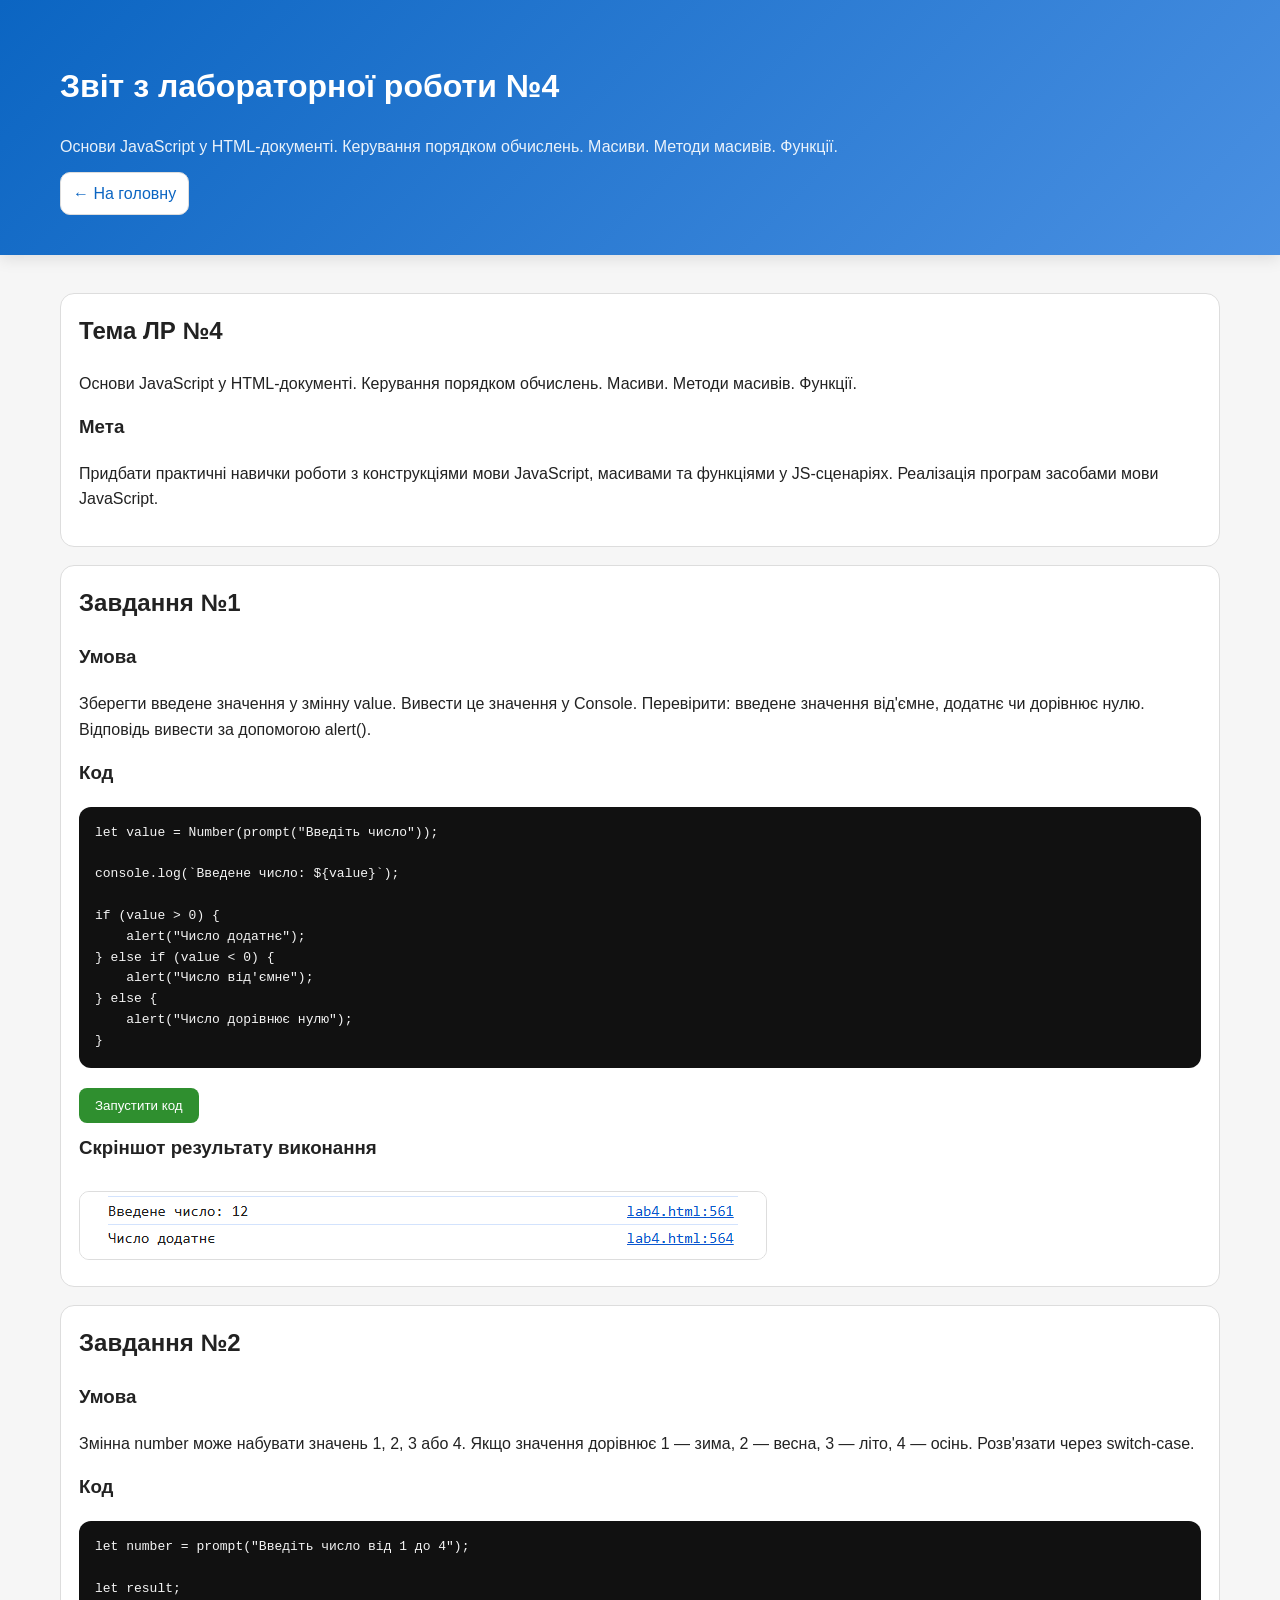
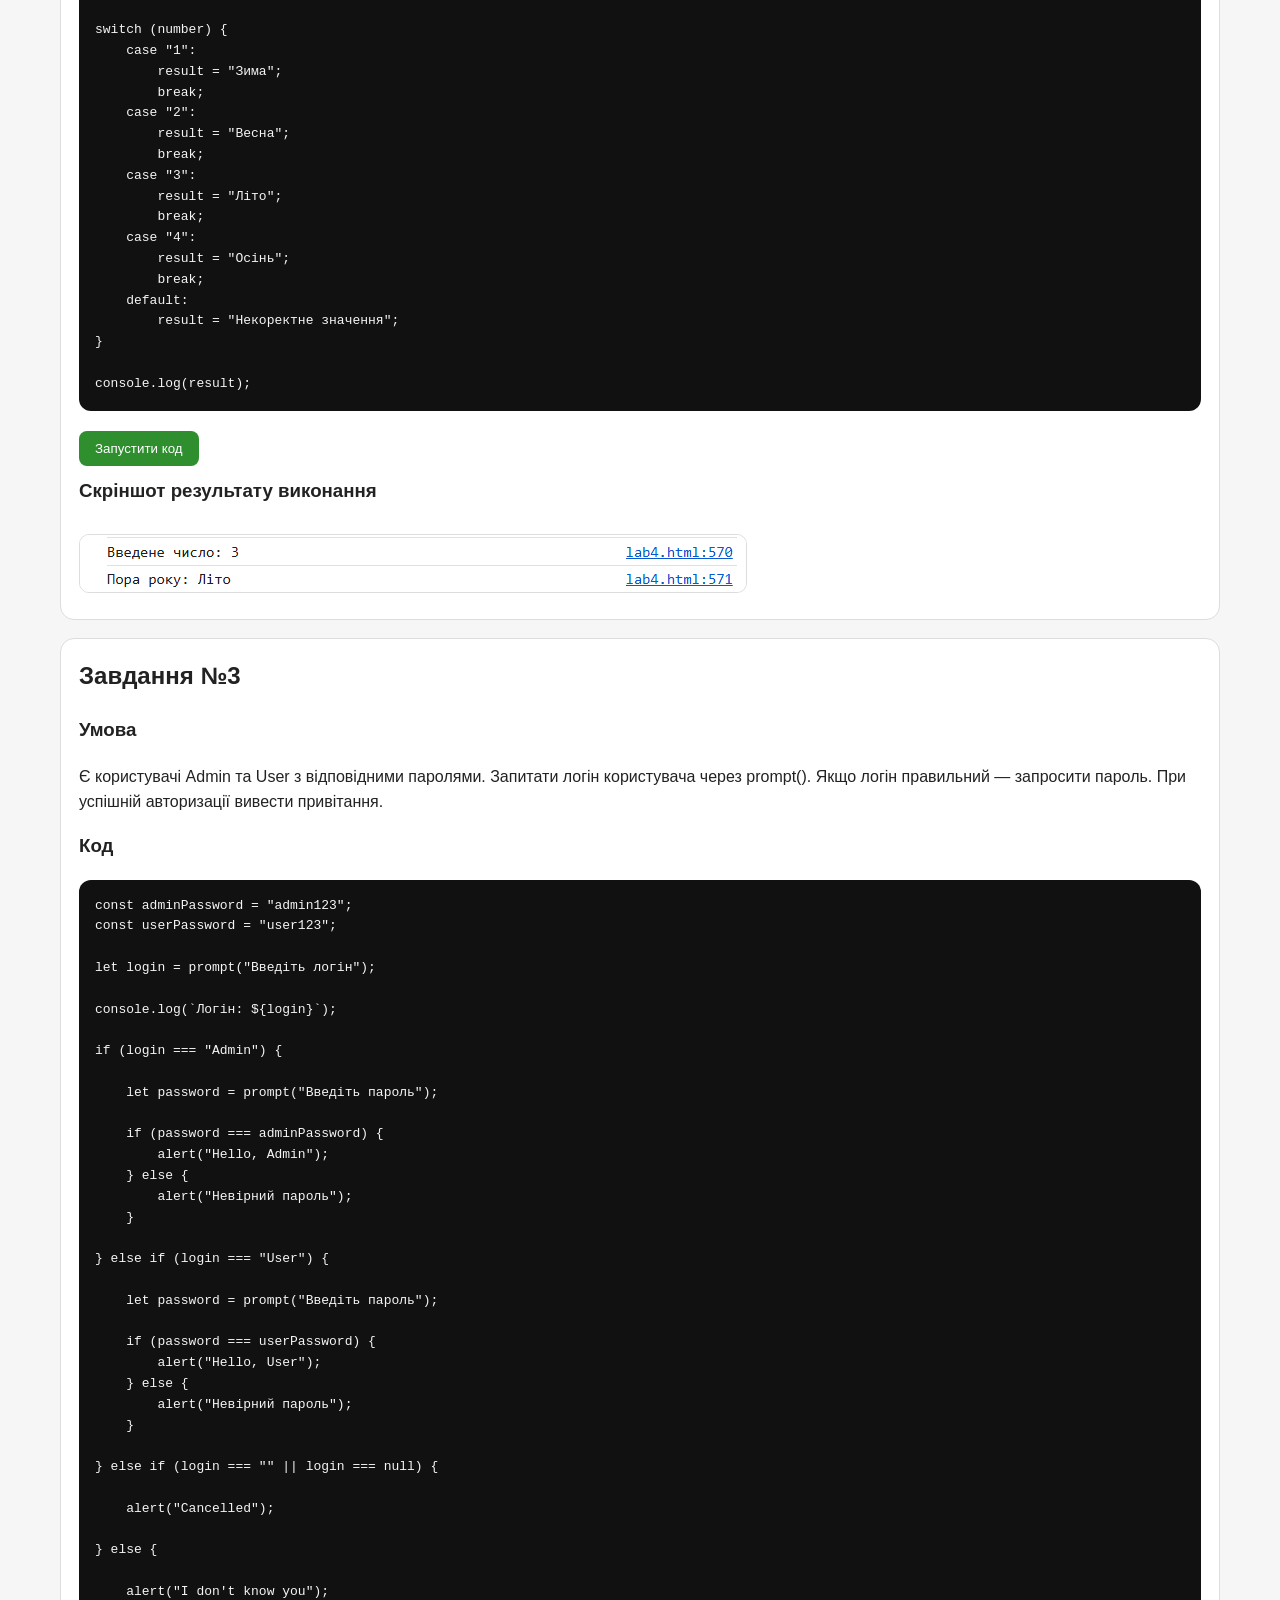
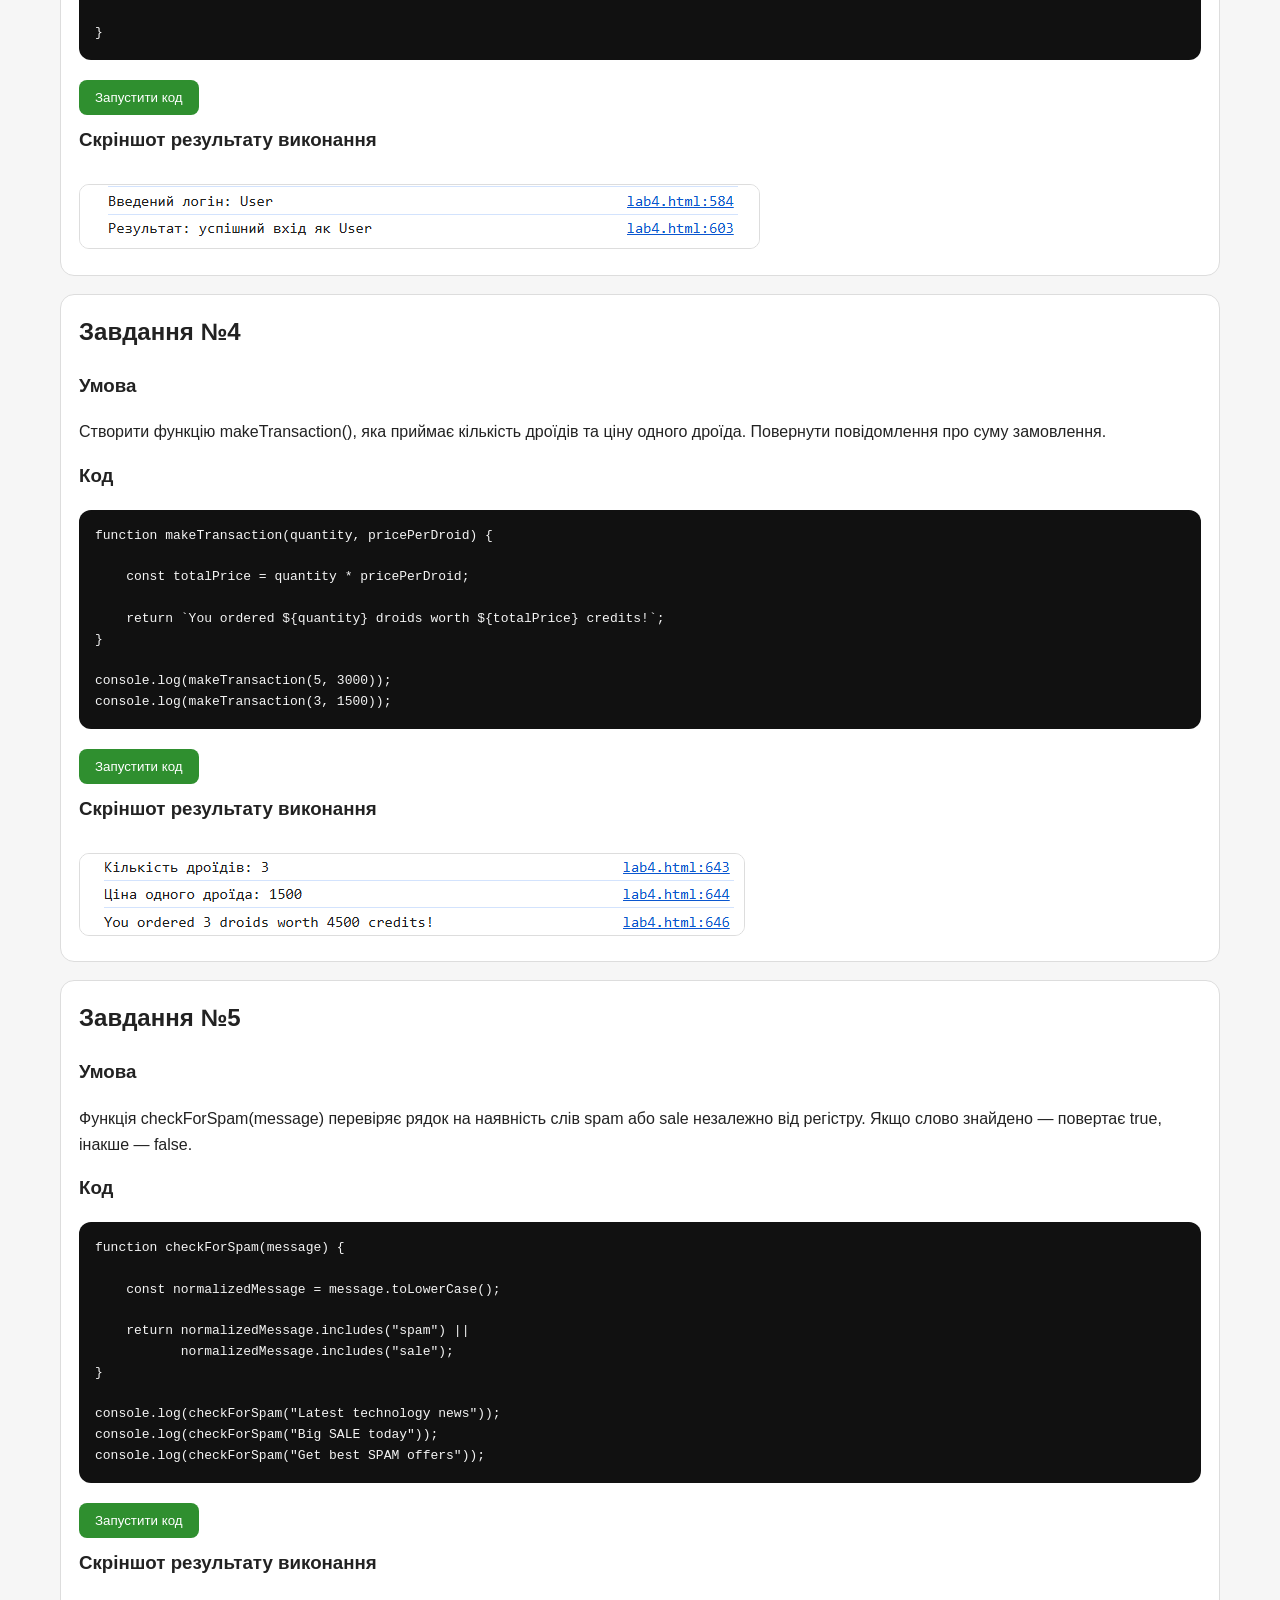
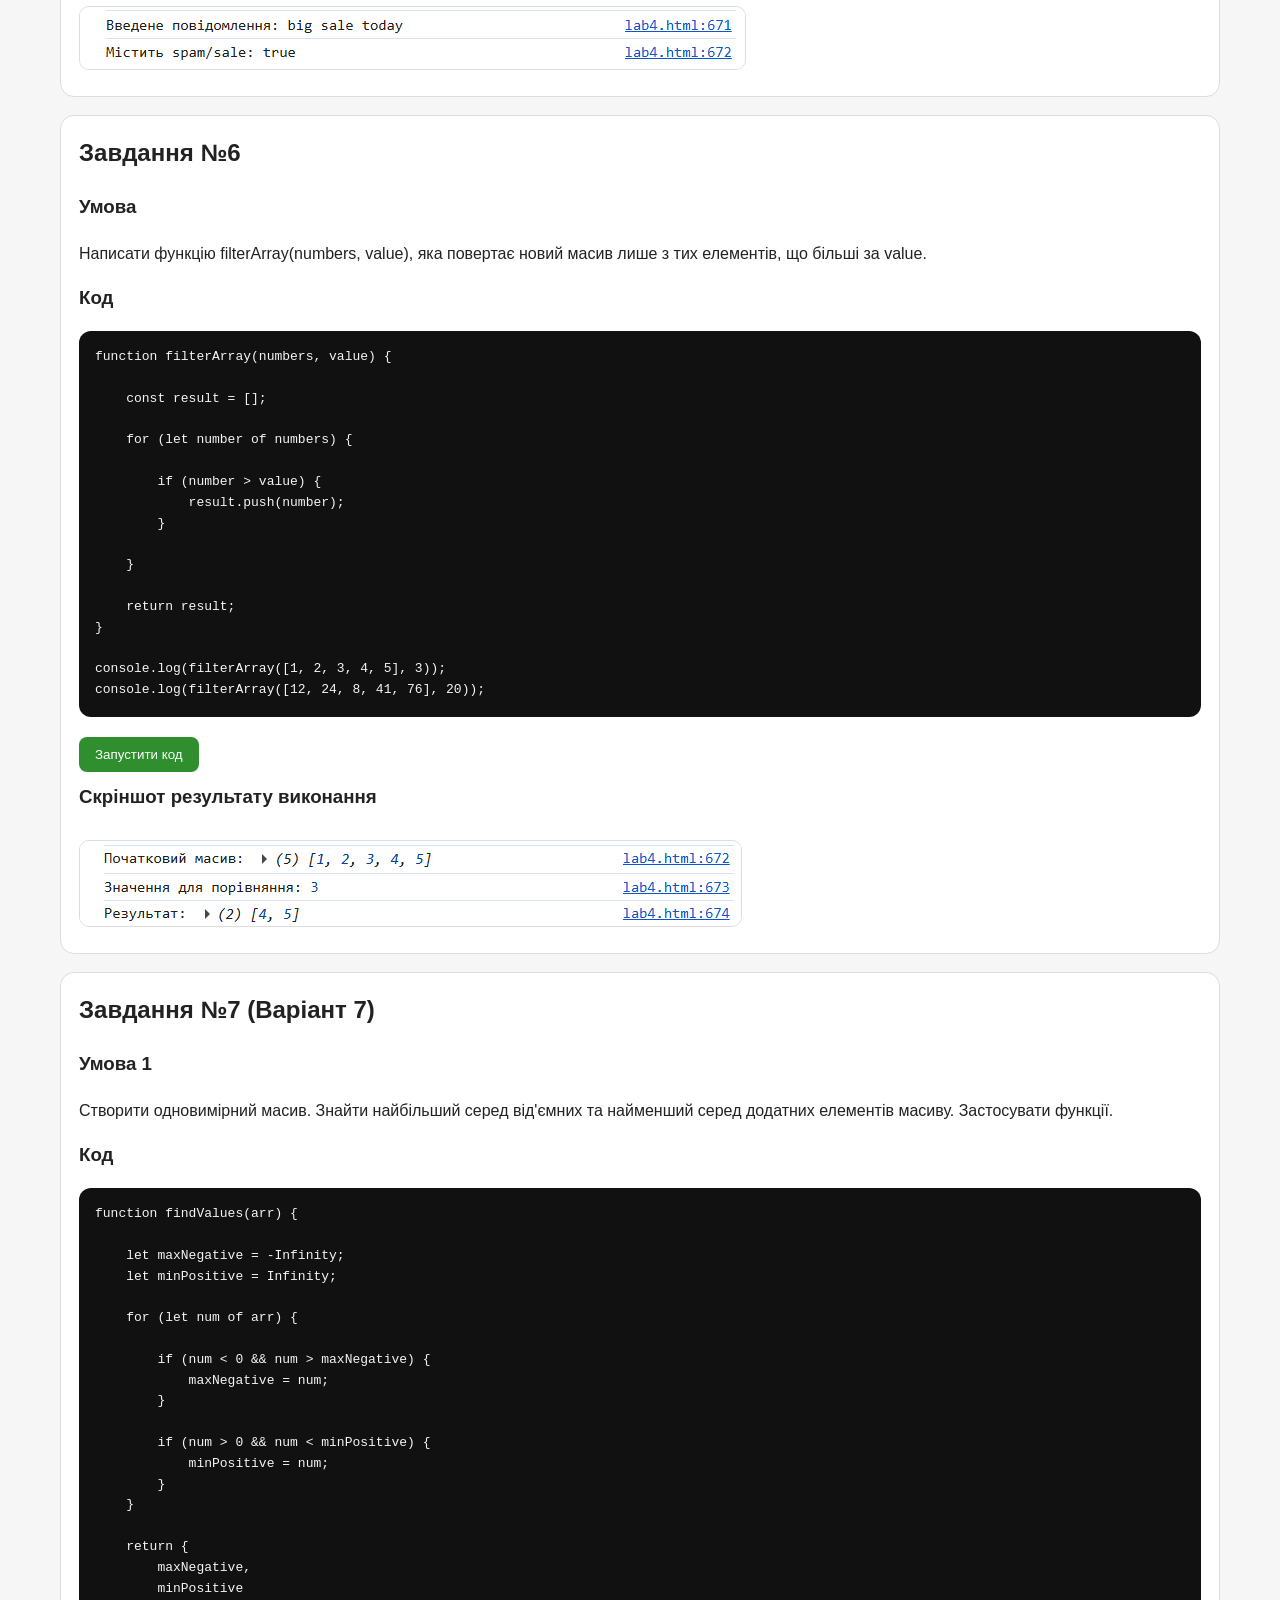
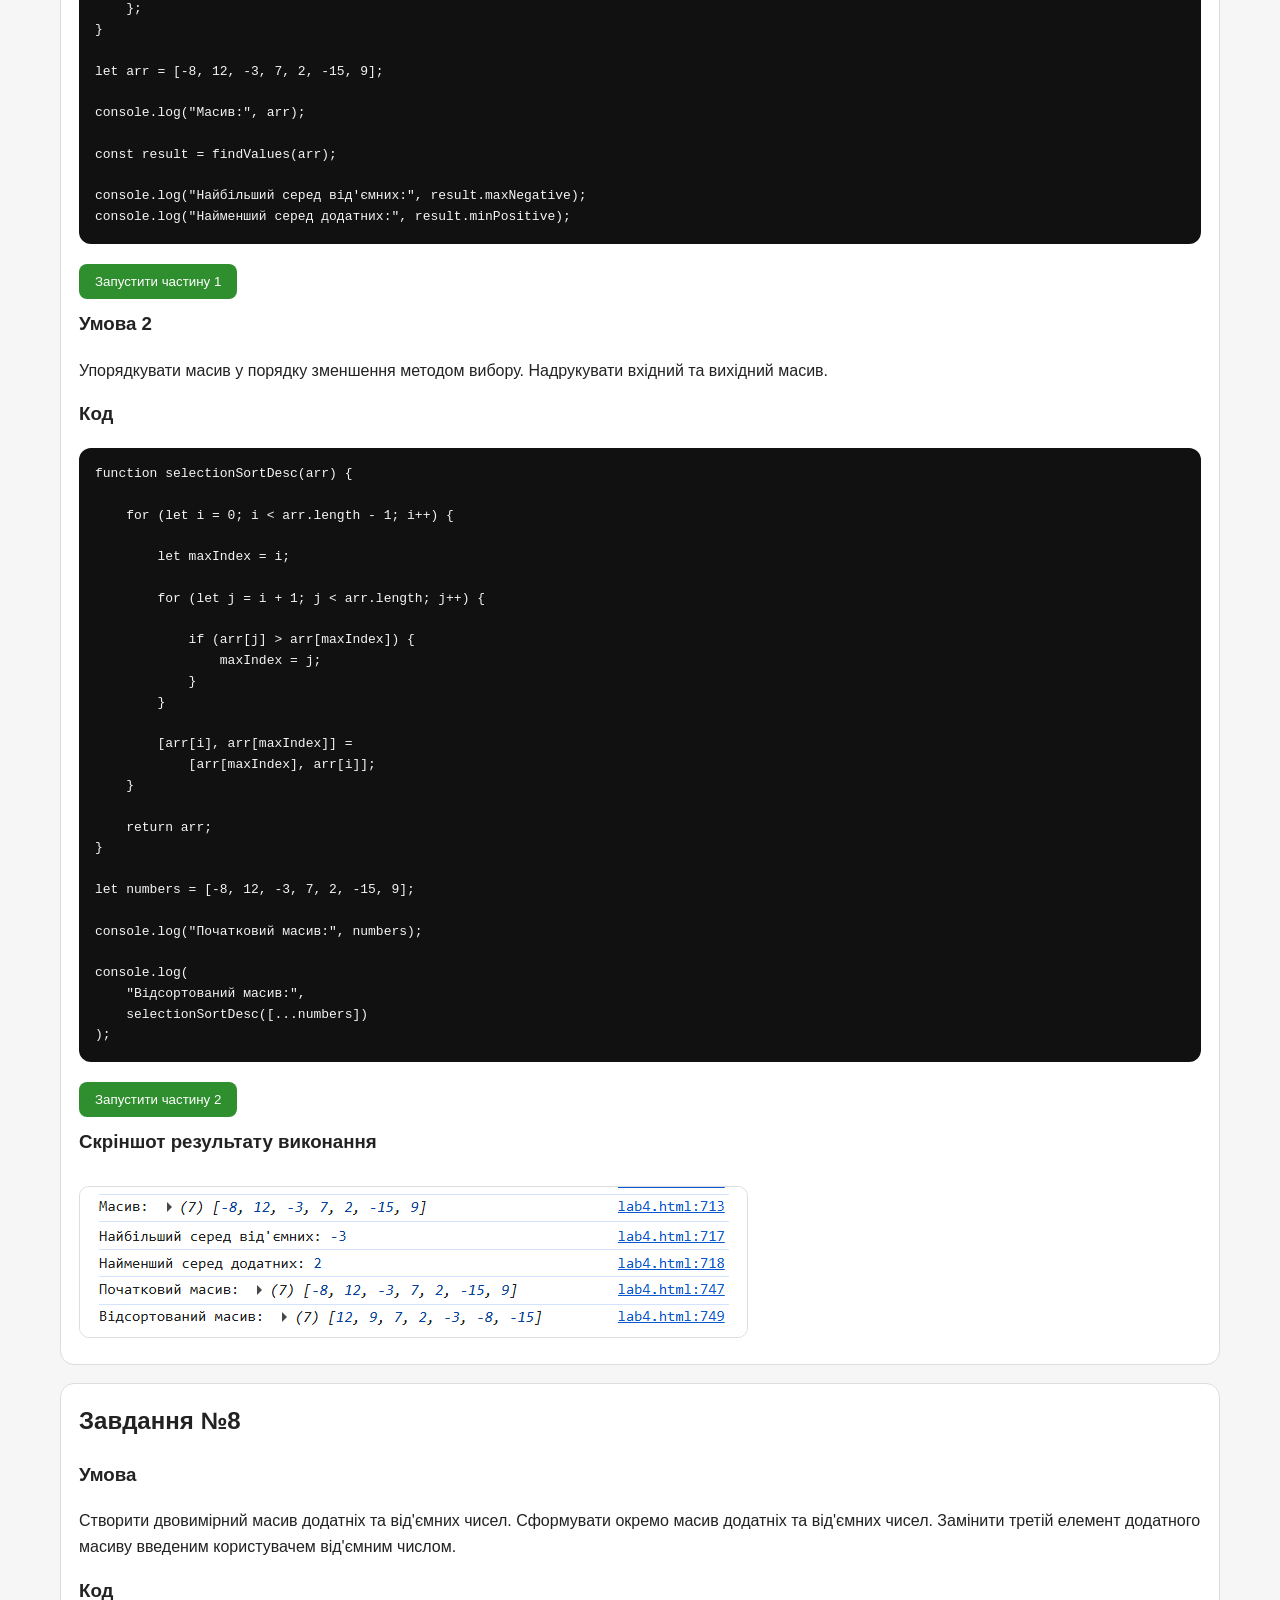
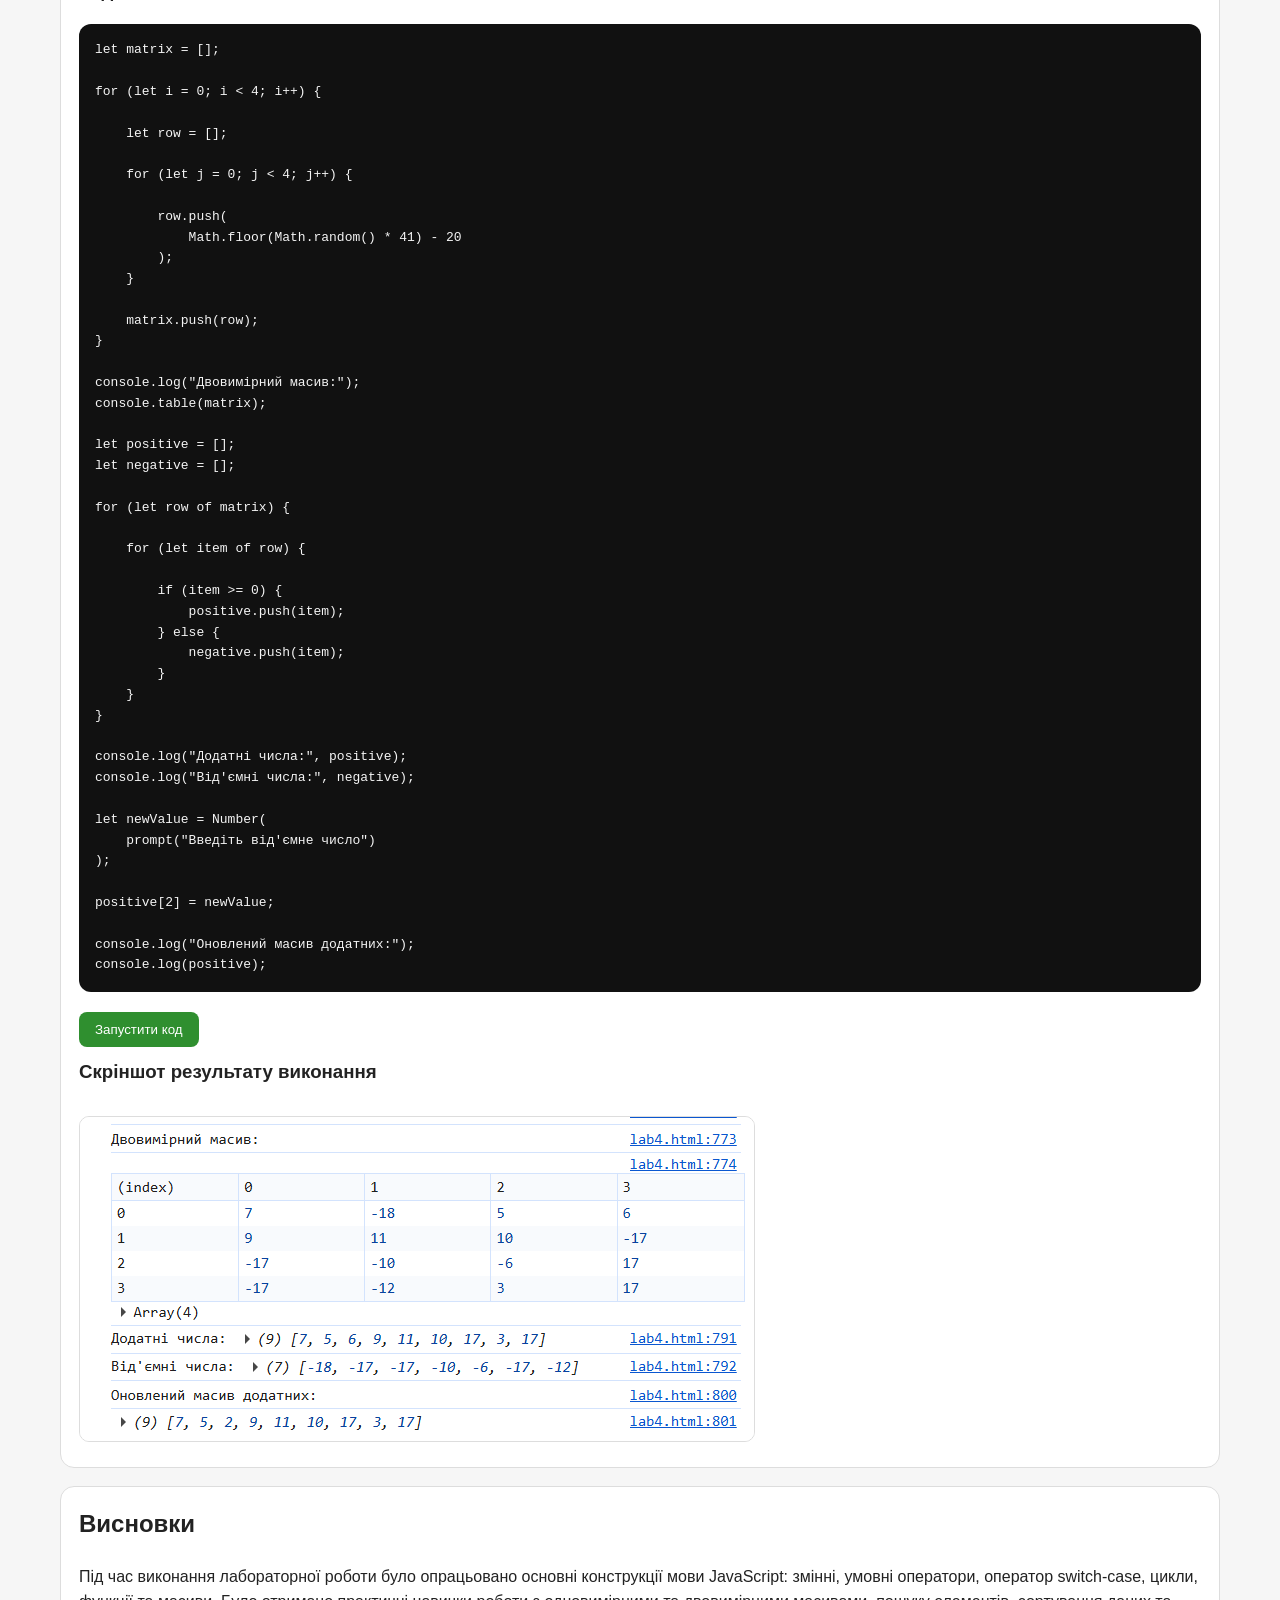
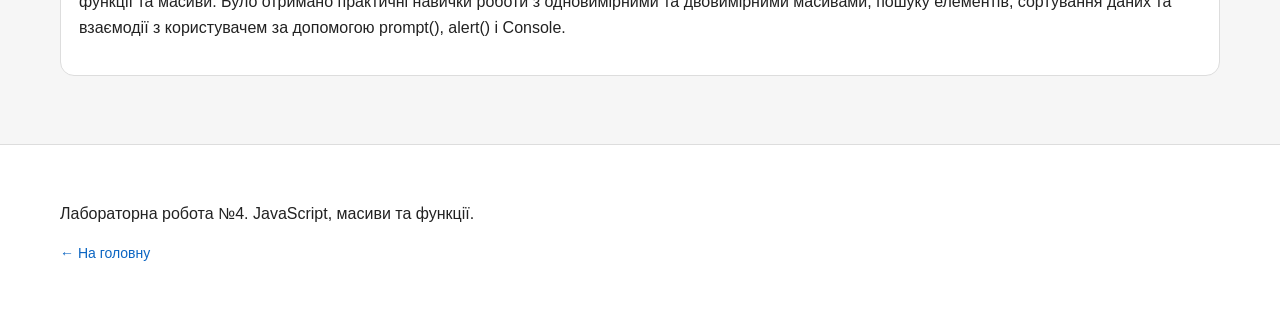
<file: lab4.html>
<!DOCTYPE html>

<html lang="uk">

<head>
    <meta charset="UTF-8" />
    <meta name="viewport" content="width=device-width, initial-scale=1.0" />
    <title>Лабораторна робота №4 — Звіт</title>

    <link rel="stylesheet" href="style.css" />

</head>

<body>

    <header class="site-header">
        <div class="container">

            <h1>Звіт з лабораторної роботи №4</h1>

            <p class="subtitle">
                Основи JavaScript у HTML-документі. Керування порядком обчислень.
                Масиви. Методи масивів. Функції.
            </p>

            <nav class="top-nav">
                <a class="back-link" href="index.html">← На головну</a>
            </nav>

        </div>

    </header>

    <main class="container">

        <section id="info" class="card">

            <h2>Тема ЛР №4</h2>

            <p>
                Основи JavaScript у HTML-документі. Керування порядком обчислень.
                Масиви. Методи масивів. Функції.
            </p>

            <h3>Мета</h3>

            <p>
                Придбати практичні навички роботи з конструкціями мови JavaScript,
                масивами та функціями у JS-сценаріях. Реалізація програм засобами
                мови JavaScript.
            </p>

        </section>

        <!-- ===================== TASK 1 ===================== -->

        <section id="task1" class="card">

            <h2>Завдання №1</h2>

            <h3>Умова</h3>

            <p>
                Зберегти введене значення у змінну value.
                Вивести це значення у Console.
                Перевірити: введене значення від'ємне, додатнє чи дорівнює нулю.
                Відповідь вивести за допомогою alert().
            </p>

            <h3>Код</h3>


            <pre><code>let value = Number(prompt("Введіть число"));

console.log(`Введене число: ${value}`);

if (value > 0) {
    alert("Число додатнє");
} else if (value < 0) {
    alert("Число від'ємне");
} else {
    alert("Число дорівнює нулю");
}</code></pre>

            <button class="run-btn" onclick="runTask1()">
                Запустити код
            </button>

            <h3>Скріншот результату виконання</h3>

            <img src="images/lab4/task1.png" alt="Результат завдання 1" class="result-image">

        </section>

        <!-- ===================== TASK 2 ===================== -->

        <section id="task2" class="card">

            <h2>Завдання №2</h2>

            <h3>Умова</h3>

            <p>
                Змінна number може набувати значень 1, 2, 3 або 4.
                Якщо значення дорівнює 1 — зима,
                2 — весна,
                3 — літо,
                4 — осінь.
                Розв'язати через switch-case.
            </p>

            <h3>Код</h3>

            <pre><code>let number = prompt("Введіть число від 1 до 4");

let result;

switch (number) {
    case "1":
        result = "Зима";
        break;
    case "2":
        result = "Весна";
        break;
    case "3":
        result = "Літо";
        break;
    case "4":
        result = "Осінь";
        break;
    default:
        result = "Некоректне значення";
}

console.log(result);</code></pre>

            <button class="run-btn" onclick="runTask2()">
                Запустити код
            </button>

            <h3>Скріншот результату виконання</h3>

            <img src="images/lab4/task2.png" alt="Результат завдання 2" class="result-image">

        </section>
        <!-- ===================== TASK 3 ===================== -->

        <section id="task3" class="card">

            <h2>Завдання №3</h2>

            <h3>Умова</h3>

            <p>
                Є користувачі Admin та User з відповідними паролями.
                Запитати логін користувача через prompt().
                Якщо логін правильний — запросити пароль.
                При успішній авторизації вивести привітання.
            </p>

            <h3>Код</h3>

            <pre><code>const adminPassword = "admin123";
const userPassword = "user123";

let login = prompt("Введіть логін");

console.log(`Логін: ${login}`);

if (login === "Admin") {

    let password = prompt("Введіть пароль");

    if (password === adminPassword) {
        alert("Hello, Admin");
    } else {
        alert("Невірний пароль");
    }

} else if (login === "User") {

    let password = prompt("Введіть пароль");

    if (password === userPassword) {
        alert("Hello, User");
    } else {
        alert("Невірний пароль");
    }

} else if (login === "" || login === null) {

    alert("Cancelled");

} else {

    alert("I don't know you");

}</code></pre>

            <button class="run-btn" onclick="runTask3()">
                Запустити код
            </button>

            <h3>Скріншот результату виконання</h3>

            <img src="images/lab4/task3.png" alt="Результат завдання 3" class="result-image">

        </section>

        <!-- ===================== TASK 4 ===================== -->

        <section id="task4" class="card">

            <h2>Завдання №4</h2>

            <h3>Умова</h3>

            <p>
                Створити функцію makeTransaction(), яка приймає
                кількість дроїдів та ціну одного дроїда.
                Повернути повідомлення про суму замовлення.
            </p>

            <h3>Код</h3>

            <pre><code>function makeTransaction(quantity, pricePerDroid) {

    const totalPrice = quantity * pricePerDroid;

    return `You ordered ${quantity} droids worth ${totalPrice} credits!`;
}

console.log(makeTransaction(5, 3000));
console.log(makeTransaction(3, 1500));</code></pre>

            <button class="run-btn" onclick="runTask4()">
                Запустити код
            </button>

            <h3>Скріншот результату виконання</h3>

            <img src="images/lab4/task4.png" alt="Результат завдання 4" class="result-image">

        </section>
        <!-- ===================== TASK 5 ===================== -->

        <section id="task5" class="card">

            <h2>Завдання №5</h2>

            <h3>Умова</h3>

            <p>
                Функція checkForSpam(message) перевіряє рядок
                на наявність слів spam або sale незалежно від регістру.
                Якщо слово знайдено — повертає true,
                інакше — false.
            </p>

            <h3>Код</h3>

            <pre><code>function checkForSpam(message) {

    const normalizedMessage = message.toLowerCase();

    return normalizedMessage.includes("spam") ||
           normalizedMessage.includes("sale");
}

console.log(checkForSpam("Latest technology news"));
console.log(checkForSpam("Big SALE today"));
console.log(checkForSpam("Get best SPAM offers"));</code></pre>

            <button class="run-btn" onclick="runTask5()">
                Запустити код
            </button>

            <h3>Скріншот результату виконання</h3>

            <img src="images/lab4/task5.png" alt="Результат завдання 5" class="result-image">

        </section>

        <!-- ===================== TASK 6 ===================== -->

        <section id="task6" class="card">

            <h2>Завдання №6</h2>

            <h3>Умова</h3>

            <p>
                Написати функцію filterArray(numbers, value),
                яка повертає новий масив лише з тих елементів,
                що більші за value.
            </p>

            <h3>Код</h3>

            <pre><code>function filterArray(numbers, value) {

    const result = [];

    for (let number of numbers) {

        if (number > value) {
            result.push(number);
        }

    }

    return result;
}

console.log(filterArray([1, 2, 3, 4, 5], 3));
console.log(filterArray([12, 24, 8, 41, 76], 20));</code></pre>

            <button class="run-btn" onclick="runTask6()">
                Запустити код
            </button>

            <h3>Скріншот результату виконання</h3>

            <img src="images/lab4/task6.png" alt="Результат завдання 6" class="result-image">

        </section>
        <!-- ===================== TASK 7 ===================== -->

        <section id="task7" class="card">

            <h2>Завдання №7 (Варіант 7)</h2>

            <h3>Умова 1</h3>

            <p>
                Створити одновимірний масив.
                Знайти найбільший серед від'ємних та найменший серед додатних
                елементів масиву. Застосувати функції.
            </p>

            <h3>Код</h3>

            <pre><code>function findValues(arr) {

    let maxNegative = -Infinity;
    let minPositive = Infinity;

    for (let num of arr) {

        if (num < 0 && num > maxNegative) {
            maxNegative = num;
        }

        if (num > 0 && num < minPositive) {
            minPositive = num;
        }
    }

    return {
        maxNegative,
        minPositive
    };
}

let arr = [-8, 12, -3, 7, 2, -15, 9];

console.log("Масив:", arr);

const result = findValues(arr);

console.log("Найбільший серед від'ємних:", result.maxNegative);
console.log("Найменший серед додатних:", result.minPositive);</code></pre>

            <button class="run-btn" onclick="runTask7Part1()">
                Запустити частину 1
            </button>

            <h3>Умова 2</h3>

            <p>
                Упорядкувати масив у порядку зменшення методом вибору.
                Надрукувати вхідний та вихідний масив.
            </p>

            <h3>Код</h3>

            <pre><code>function selectionSortDesc(arr) {

    for (let i = 0; i < arr.length - 1; i++) {

        let maxIndex = i;

        for (let j = i + 1; j < arr.length; j++) {

            if (arr[j] > arr[maxIndex]) {
                maxIndex = j;
            }
        }

        [arr[i], arr[maxIndex]] =
            [arr[maxIndex], arr[i]];
    }

    return arr;
}

let numbers = [-8, 12, -3, 7, 2, -15, 9];

console.log("Початковий масив:", numbers);

console.log(
    "Відсортований масив:",
    selectionSortDesc([...numbers])
);</code></pre>

            <button class="run-btn" onclick="runTask7Part2()">
                Запустити частину 2
            </button>

            <h3>Скріншот результату виконання</h3>

            <img src="images/lab4/task7.png" alt="Результат завдання 7" class="result-image">

        </section>

        <!-- ===================== TASK 8 ===================== -->

        <section id="task8" class="card">

            <h2>Завдання №8</h2>

            <h3>Умова</h3>

            <p>
                Створити двовимірний масив додатніх та від'ємних чисел.
                Сформувати окремо масив додатніх та від'ємних чисел.
                Замінити третій елемент додатного масиву введеним
                користувачем від'ємним числом.
            </p>

            <h3>Код</h3>

            <pre><code>let matrix = [];

for (let i = 0; i < 4; i++) {

    let row = [];

    for (let j = 0; j < 4; j++) {

        row.push(
            Math.floor(Math.random() * 41) - 20
        );
    }

    matrix.push(row);
}

console.log("Двовимірний масив:");
console.table(matrix);

let positive = [];
let negative = [];

for (let row of matrix) {

    for (let item of row) {

        if (item >= 0) {
            positive.push(item);
        } else {
            negative.push(item);
        }
    }
}

console.log("Додатні числа:", positive);
console.log("Від'ємні числа:", negative);

let newValue = Number(
    prompt("Введіть від'ємне число")
);

positive[2] = newValue;

console.log("Оновлений масив додатних:");
console.log(positive);</code></pre>

            <button class="run-btn" onclick="runTask8()">
                Запустити код
            </button>

            <h3>Скріншот результату виконання</h3>

            <img src="images/lab4/task8.png" alt="Результат завдання 8" class="result-image">

        </section>
        <!-- ===================== ВИСНОВКИ ===================== -->

        <section id="conclusion" class="card">

            <h2>Висновки</h2>

            <p>
                Під час виконання лабораторної роботи було опрацьовано основні
                конструкції мови JavaScript: змінні, умовні оператори,
                оператор switch-case, цикли, функції та масиви.
                Було отримано практичні навички роботи з одновимірними
                та двовимірними масивами, пошуку елементів, сортування даних
                та взаємодії з користувачем за допомогою prompt(),
                alert() і Console.
            </p>

        </section>

    </main>

    <script>

        /* ================= TASK 1 ================= */

        function runTask1() {

            let value = Number(prompt("Введіть число"));

            console.clear();

            console.log(`Введене число: ${value}`);

            if (value > 0) {
                console.log("Число додатнє");
                alert("Число додатнє");
            } else if (value < 0) {
                console.log("Число від'ємне");
                alert("Число від'ємне");
            } else {
                console.log("Число дорівнює нулю");
                alert("Число дорівнює нулю");
            }
        }

        /* ================= TASK 2 ================= */

        function runTask2() {

            console.clear();

            let number = prompt("Введіть число від 1 до 4");

            let result;

            switch (number) {
                case "1":
                    result = "Зима";
                    break;
                case "2":
                    result = "Весна";
                    break;
                case "3":
                    result = "Літо";
                    break;
                case "4":
                    result = "Осінь";
                    break;
                default:
                    result = "Некоректне значення";
            }

            console.log(`Введене число: ${number}`);
            console.log(`Пора року: ${result}`);
        }
        /* ================= TASK 3 ================= */

        function runTask3() {

            console.clear();

            const adminPassword = "admin123";
            const userPassword = "user123";

            let login = prompt("Введіть логін");

            console.log(`Введений логін: ${login}`);

            if (login === "Admin") {

                let password = prompt("Введіть пароль");

                if (password === adminPassword) {
                    console.log("Результат: успішний вхід як Admin");
                    alert("Hello, Admin");
                } else {
                    console.log("Результат: невірний пароль");
                    alert("Невірний пароль");
                }

            } else if (login === "User") {

                let password = prompt("Введіть пароль");

                if (password === userPassword) {
                    console.log("Результат: успішний вхід як User");
                    alert("Hello, User");
                } else {
                    console.log("Результат: невірний пароль");
                    alert("Невірний пароль");
                }

            } else if (login === "" || login === null) {

                console.log("Результат: Cancelled");
                alert("Cancelled");

            } else {

                console.log("Результат: I don't know you");
                alert("I don't know you");
            }
        }

        /* ================= TASK 4 ================= */

        function runTask4() {

            function makeTransaction(quantity, pricePerDroid) {

                const totalPrice = quantity * pricePerDroid;

                return `You ordered ${quantity} droids worth ${totalPrice} credits!`;
            }

            console.clear();

            let quantity = Number(
                prompt("Введіть кількість дроїдів")
            );

            let pricePerDroid = Number(
                prompt("Введіть ціну одного дроїда")
            );

            console.log(`Кількість дроїдів: ${quantity}`);
            console.log(`Ціна одного дроїда: ${pricePerDroid}`);

            console.log(
                makeTransaction(quantity, pricePerDroid)
            );
        }

        /* ================= TASK 5 ================= */

        function runTask5() {

            function checkForSpam(message) {

                const normalizedMessage = message.toLowerCase();

                return normalizedMessage.includes("spam") ||
                    normalizedMessage.includes("sale");
            }

            console.clear();

            let message = prompt(
                "Введіть повідомлення для перевірки"
            );

            let result = checkForSpam(message);

            console.log(`Введене повідомлення: ${message}`);
            console.log(`Містить spam/sale: ${result}`);

            if (result) {
                alert("У повідомленні знайдено spam або sale");
            } else {
                alert("Спам не знайдено");
            }
        }

        /* ================= TASK 6 ================= */

        function runTask6() {

            function filterArray(numbers, value) {

                const result = [];

                for (let number of numbers) {

                    if (number > value) {
                        result.push(number);
                    }
                }

                return result;
            }

            console.clear();

            console.log("Початковий масив:", [1, 2, 3, 4, 5]);
            console.log("Значення для порівняння:", 3);
            console.log("Результат:", filterArray([1, 2, 3, 4, 5], 3));
        }

        /* ================= TASK 7 PART 1 ================= */

        function runTask7Part1() {

            function findValues(arr) {

                let maxNegative = -Infinity;
                let minPositive = Infinity;

                for (let num of arr) {

                    if (num < 0 && num > maxNegative) {
                        maxNegative = num;
                    }

                    if (num > 0 && num < minPositive) {
                        minPositive = num;
                    }
                }

                return {
                    maxNegative,
                    minPositive
                };
            }

            const arr = [-8, 12, -3, 7, 2, -15, 9];


            console.log("Масив:", arr);

            const result = findValues(arr);

            console.log("Найбільший серед від'ємних:", result.maxNegative);
            console.log("Найменший серед додатних:", result.minPositive);
        }

        /* ================= TASK 7 PART 2 ================= */

        function runTask7Part2() {

            function selectionSortDesc(arr) {

                for (let i = 0; i < arr.length - 1; i++) {

                    let maxIndex = i;

                    for (let j = i + 1; j < arr.length; j++) {

                        if (arr[j] > arr[maxIndex]) {
                            maxIndex = j;
                        }
                    }

                    [arr[i], arr[maxIndex]] =
                        [arr[maxIndex], arr[i]];
                }

                return arr;
            }

            const numbers = [-8, 12, -3, 7, 2, -15, 9];

            console.log("Початковий масив:", numbers);

            console.log(
                "Відсортований масив:",
                selectionSortDesc([...numbers])
            );
        }

        /* ================= TASK 8 ================= */

        function runTask8() {

            let matrix = [];

            for (let i = 0; i < 4; i++) {

                let row = [];

                for (let j = 0; j < 4; j++) {

                    row.push(
                        Math.floor(Math.random() * 41) - 20
                    );
                }

                matrix.push(row);
            }

            console.clear();

            console.log("Двовимірний масив:");
            console.table(matrix);

            let positive = [];
            let negative = [];

            for (let row of matrix) {

                for (let item of row) {

                    if (item >= 0) {
                        positive.push(item);
                    } else {
                        negative.push(item);
                    }
                }
            }

            console.log("Додатні числа:", positive);
            console.log("Від'ємні числа:", negative);

            let newValue = Number(
                prompt("Введіть від'ємне число")
            );

            positive[2] = newValue;

            console.log("Оновлений масив додатних:");
            console.log(positive);
        }

    </script>

    <footer class="site-footer">
        <div class="container">

            <p>
                Лабораторна робота №4. JavaScript, масиви та функції.
            </p>

            <p class="note">
                <a href="index.html">← На головну</a>
            </p>

        </div>
    </footer>

</body>

</html>
</file>
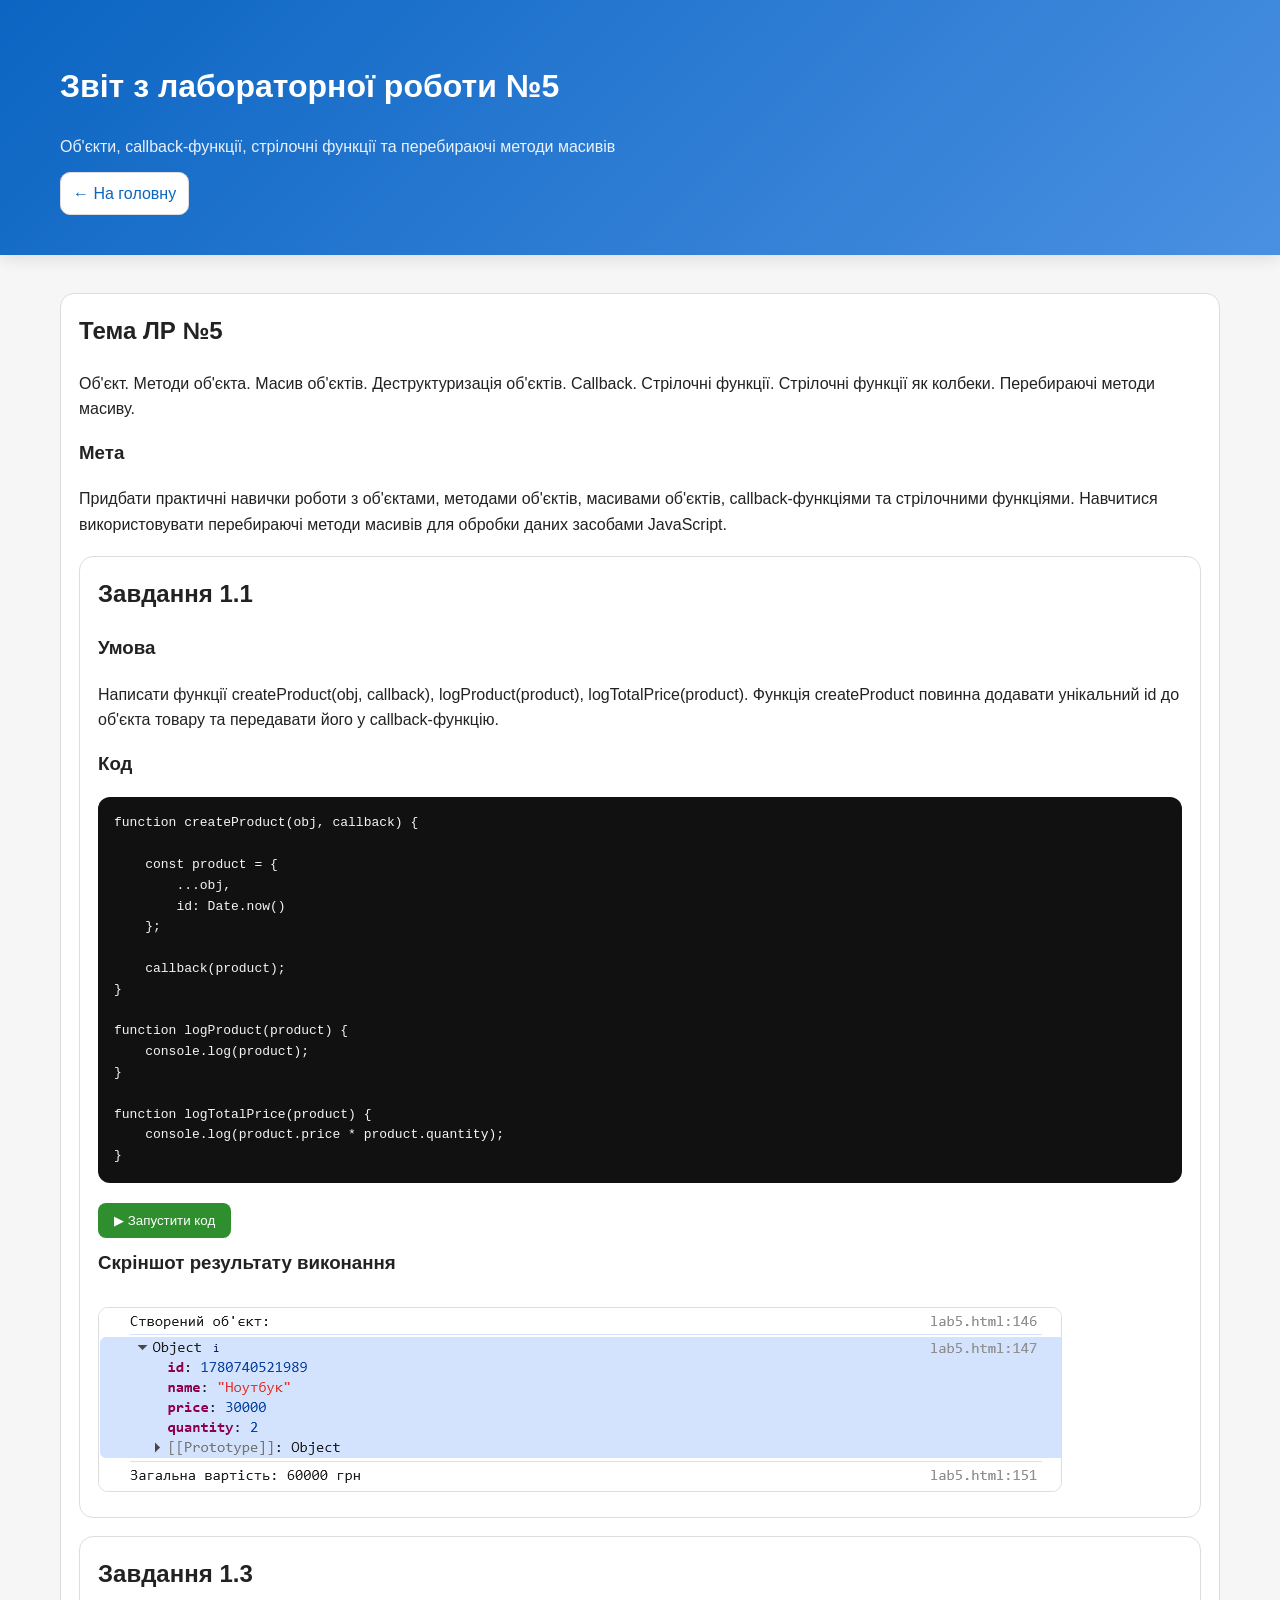
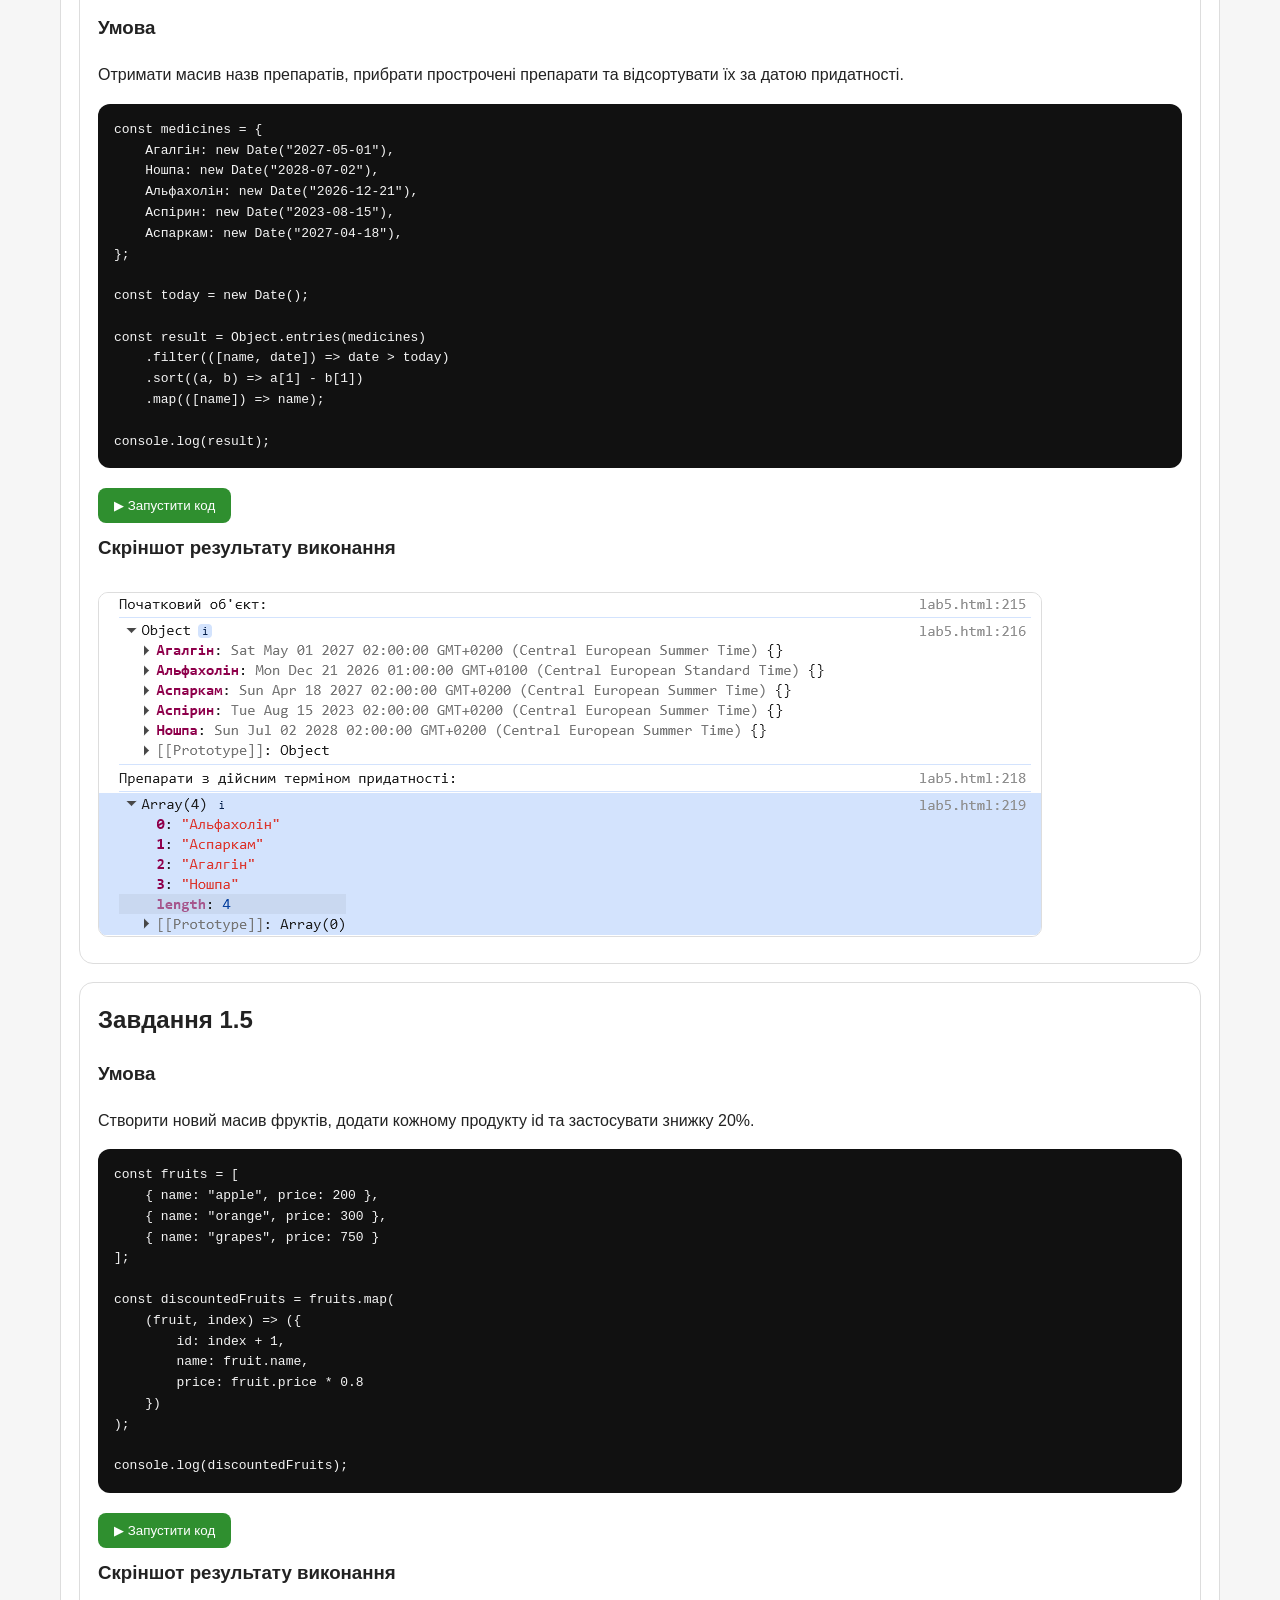
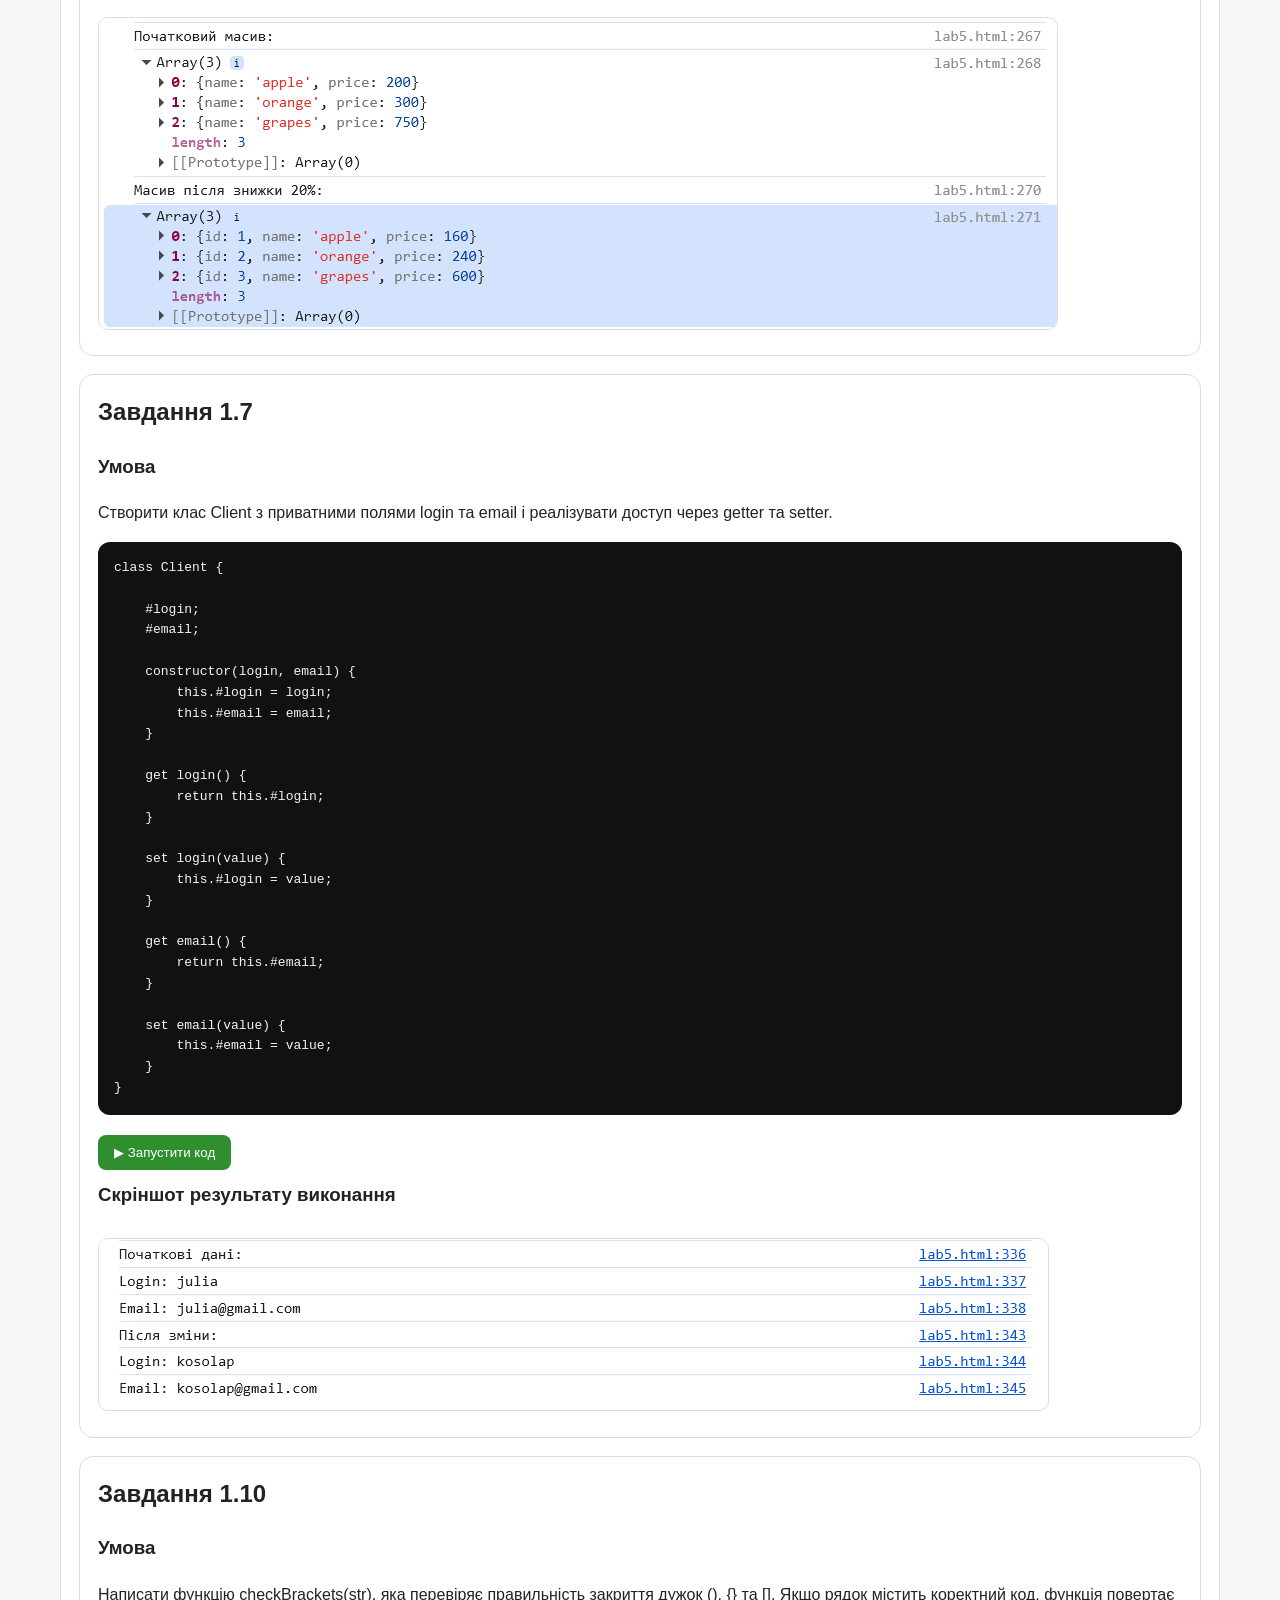
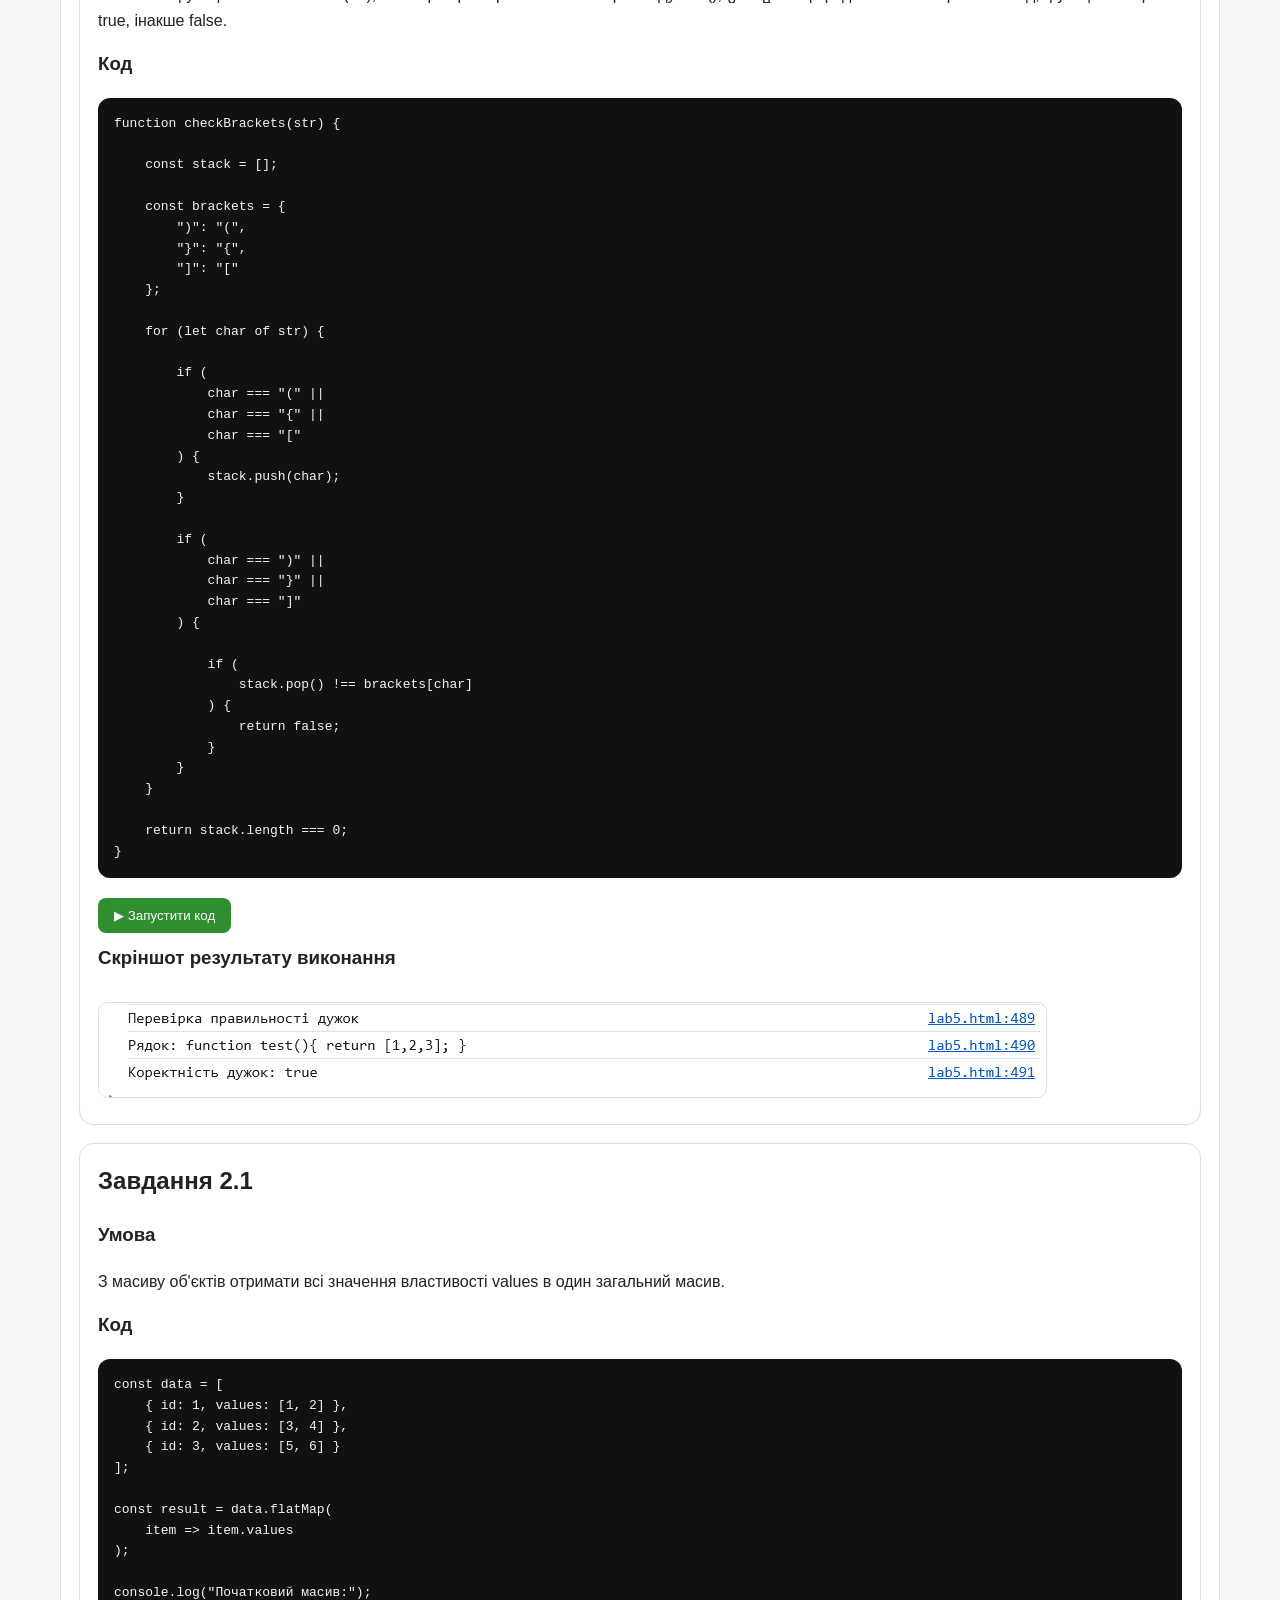
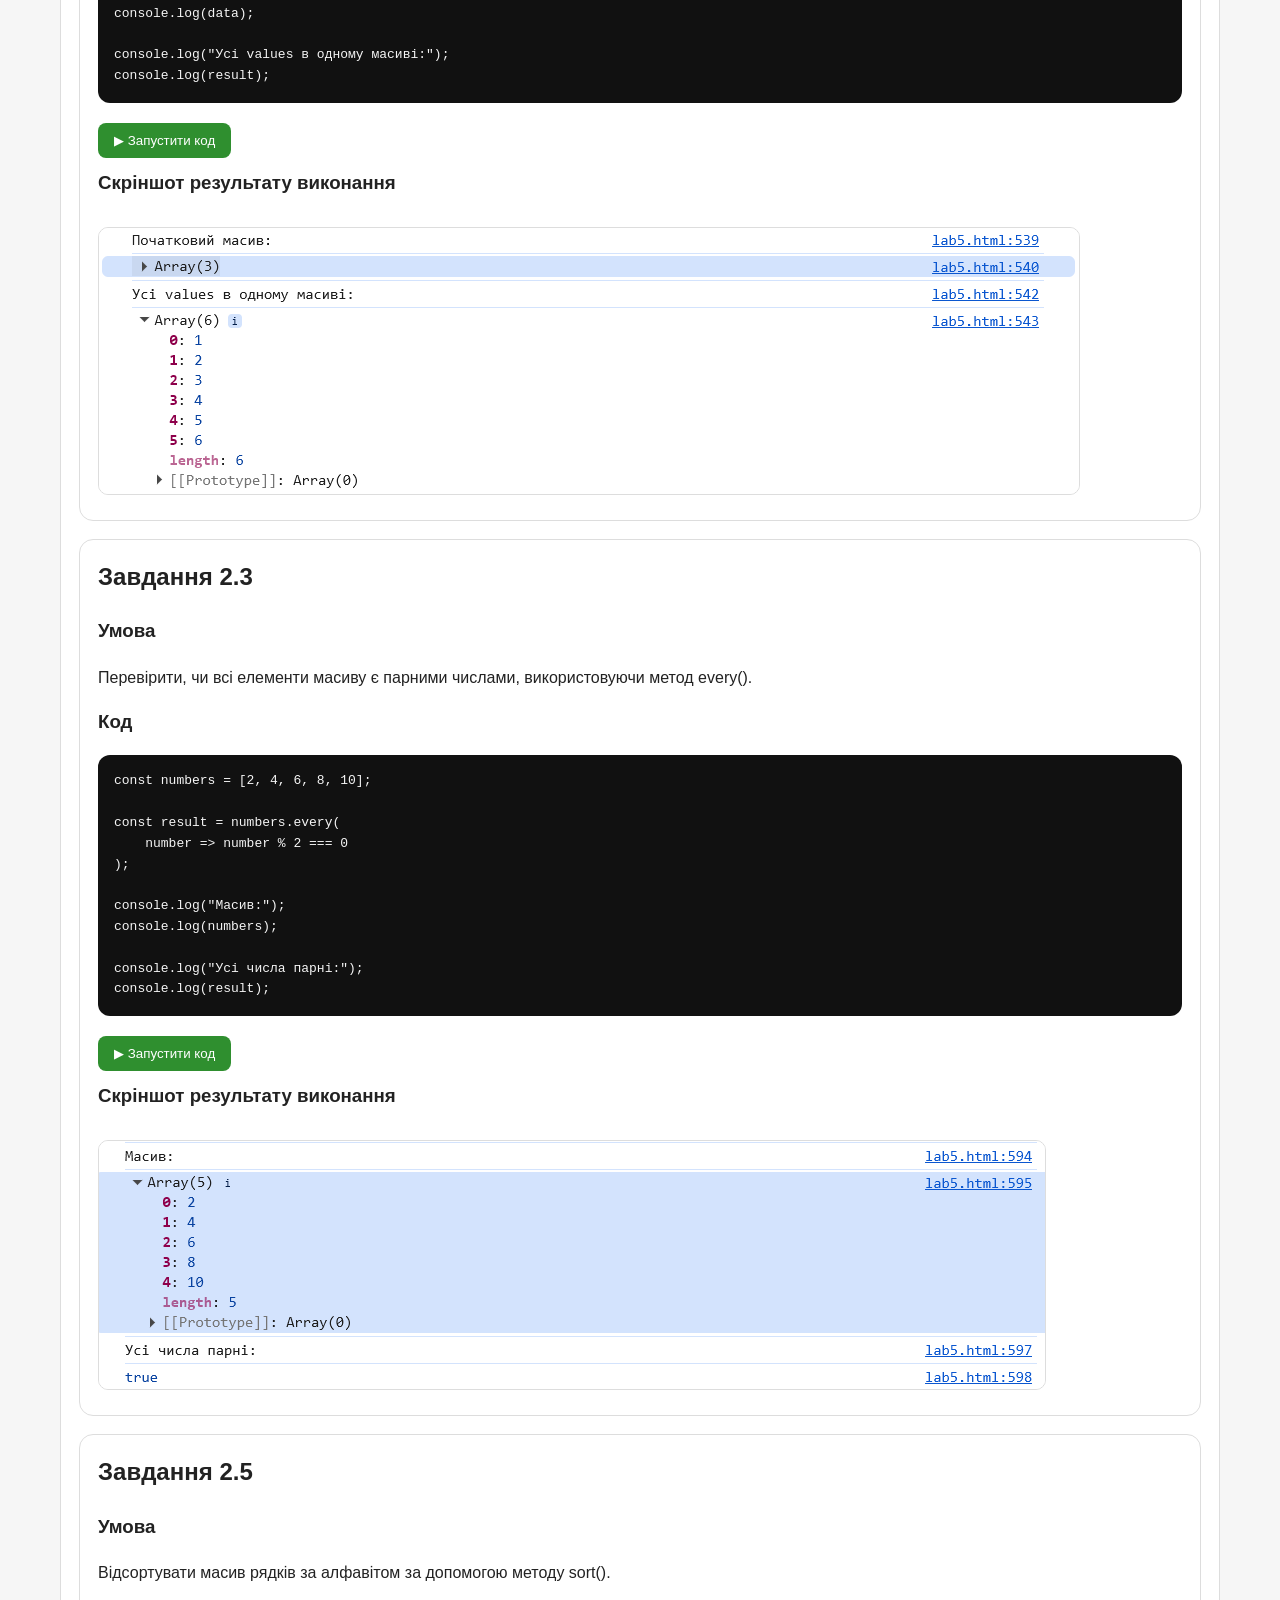
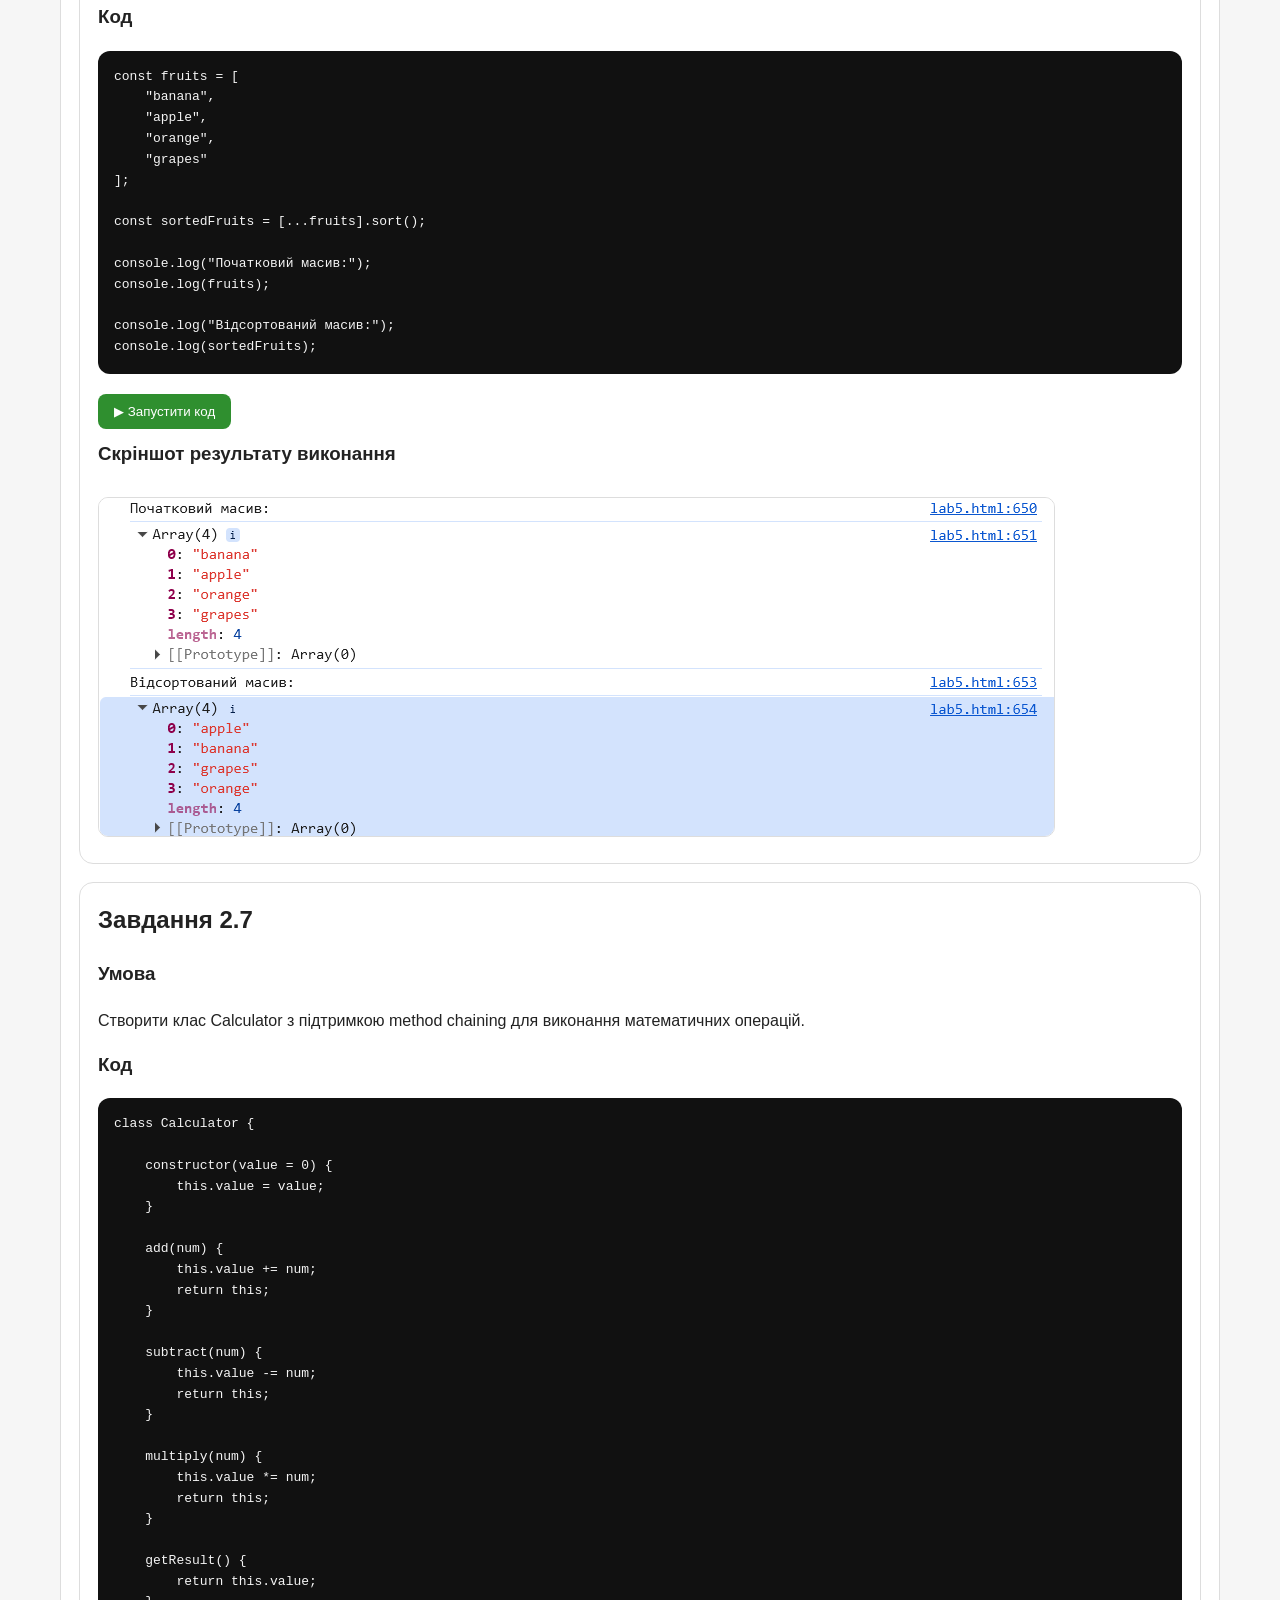
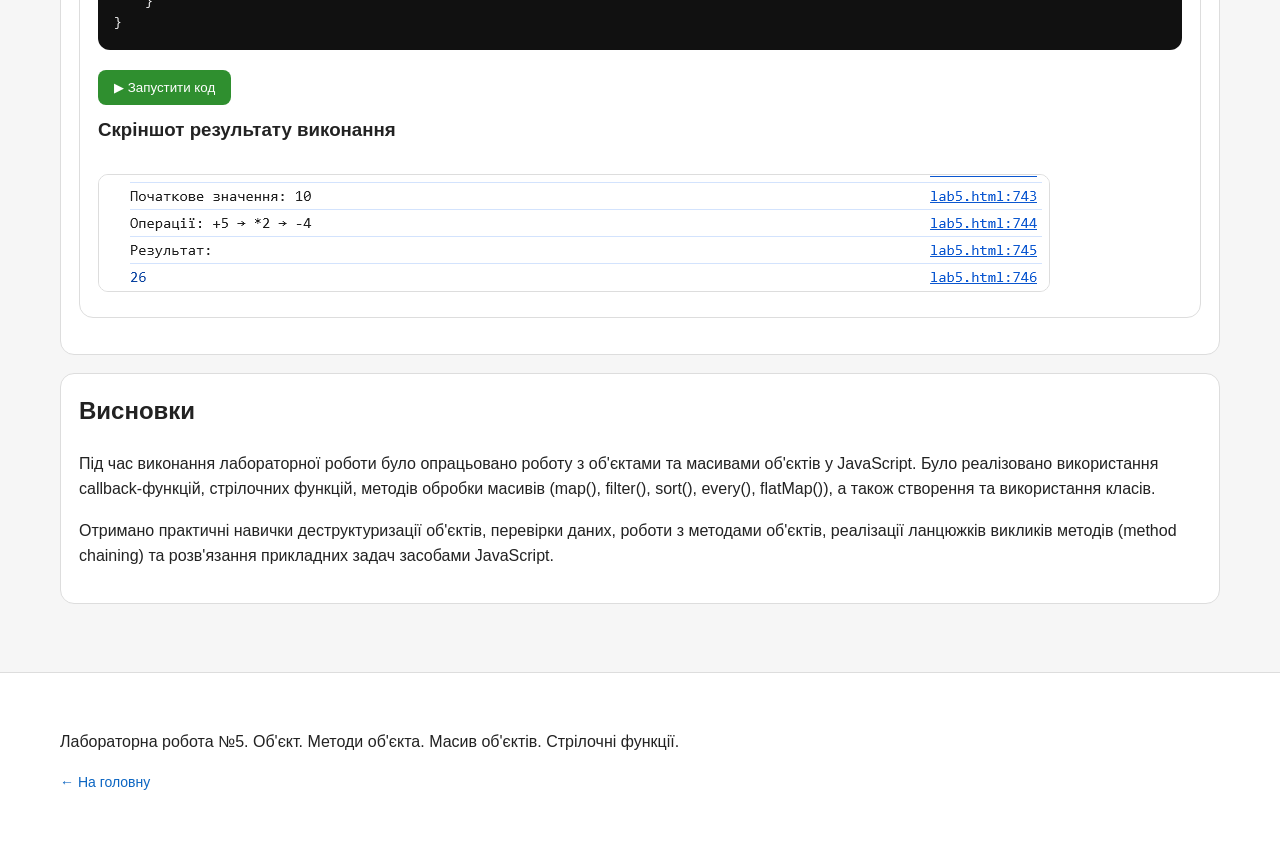
<file: lab5.html>
<!DOCTYPE html>

<html lang="uk">

<head>
    <meta charset="UTF-8" />
    <meta name="viewport" content="width=device-width, initial-scale=1.0" />
    <title>Лабораторна робота №5 — Звіт</title>

    <link rel="stylesheet" href="style.css" />

</head>

<body>

    <header class="site-header">
        <div class="container">

            <h1>Звіт з лабораторної роботи №5</h1>

            <p class="subtitle">
                Об'єкти, callback-функції, стрілочні функції та перебираючі методи масивів
            </p>

            <nav class="top-nav">
                <a class="back-link" href="index.html">← На головну</a>
            </nav>

        </div>

    </header>

    <main class="container">

        <section id="info" class="card">

            <h2>Тема ЛР №5</h2>

            <p>
                Об'єкт. Методи об'єкта. Масив об'єктів.
                Деструктуризація об'єктів. Callback.
                Стрілочні функції. Стрілочні функції як колбеки.
                Перебираючі методи масиву.
            </p>

            <h3>Мета</h3>

            <p>
                Придбати практичні навички роботи з об'єктами,
                методами об'єктів, масивами об'єктів,
                callback-функціями та стрілочними функціями.
                Навчитися використовувати перебираючі методи масивів
                для обробки даних засобами JavaScript.
            </p>
            <!-- ===================== TASK 1.1 ===================== -->

            <section id="task1" class="card">

                <h2>Завдання 1.1</h2>

                <h3>Умова</h3>

                <p>
                    Написати функції createProduct(obj, callback),
                    logProduct(product), logTotalPrice(product).
                    Функція createProduct повинна додавати
                    унікальний id до об'єкта товару та передавати
                    його у callback-функцію.
                </p>

                <h3>Код</h3>

                <pre><code>function createProduct(obj, callback) {

    const product = {
        ...obj,
        id: Date.now()
    };

    callback(product);
}

function logProduct(product) {
    console.log(product);
}

function logTotalPrice(product) {
    console.log(product.price * product.quantity);
}</code></pre>

                <button class="run-btn" onclick="runTask1()">
                    ▶ Запустити код
                </button>

                <h3>Скріншот результату виконання</h3>

                <img src="images/lab5/task1.png" alt="Результат завдання 1.1" class="result-image">

            </section>
            <!-- ===================== TASK 1.3 ===================== -->
            <section id="task3" class="card">

                <h2>Завдання 1.3</h2>

                <h3>Умова</h3>

                <p>
                    Отримати масив назв препаратів,
                    прибрати прострочені препарати та
                    відсортувати їх за датою придатності.
                </p>

                <pre><code>const medicines = {
    Агалгін: new Date("2027-05-01"),
    Ношпа: new Date("2028-07-02"),
    Альфахолін: new Date("2026-12-21"),
    Аспірин: new Date("2023-08-15"),
    Аспаркам: new Date("2027-04-18"),
};

const today = new Date();

const result = Object.entries(medicines)
    .filter(([name, date]) => date > today)
    .sort((a, b) => a[1] - b[1])
    .map(([name]) => name);

console.log(result);</code></pre>

                <button class="run-btn" onclick="runTask3()">
                    ▶ Запустити код
                </button>

                <h3>Скріншот результату виконання</h3>

                <img src="images/lab5/task3.png" alt="Результат завдання 1.3" class="result-image">

            </section>
            <!-- ===================== TASK 1.5 ===================== -->
            <section id="task5" class="card">

                <h2>Завдання 1.5</h2>

                <h3>Умова</h3>

                <p>
                    Створити новий масив фруктів,
                    додати кожному продукту id та
                    застосувати знижку 20%.
                </p>

                <pre><code>const fruits = [
    { name: "apple", price: 200 },
    { name: "orange", price: 300 },
    { name: "grapes", price: 750 }
];

const discountedFruits = fruits.map(
    (fruit, index) => ({
        id: index + 1,
        name: fruit.name,
        price: fruit.price * 0.8
    })
);

console.log(discountedFruits);</code></pre>
                <button class="run-btn" onclick="runTask5()">
                    ▶ Запустити код
                </button>

                <h3>Скріншот результату виконання</h3>

                <img src="images/lab5/task5.png" alt="Результат завдання 1.5" class="result-image">

            </section>
            <!-- ===================== TASK 1.7 ===================== -->
            <section id="task7" class="card">

                <h2>Завдання 1.7</h2>

                <h3>Умова</h3>

                <p>
                    Створити клас Client з приватними полями
                    login та email і реалізувати доступ
                    через getter та setter.
                </p>

                <pre><code>class Client {

    #login;
    #email;

    constructor(login, email) {
        this.#login = login;
        this.#email = email;
    }

    get login() {
        return this.#login;
    }

    set login(value) {
        this.#login = value;
    }

    get email() {
        return this.#email;
    }

    set email(value) {
        this.#email = value;
    }
}</code></pre>

                <button class="run-btn" onclick="runTask7()">
                    ▶ Запустити код
                </button>

                <h3>Скріншот результату виконання</h3>

                <img src="images/lab5/task7.png" alt="Результат завдання 1.7" class="result-image">

            </section>
            <!-- ===================== TASK 10 ===================== -->

            <section id="task10" class="card">

                <h2>Завдання 1.10</h2>

                <h3>Умова</h3>

                <p>
                    Написати функцію checkBrackets(str),
                    яка перевіряє правильність закриття
                    дужок (), {} та [].
                    Якщо рядок містить коректний код,
                    функція повертає true, інакше false.
                </p>

                <h3>Код</h3>

                <pre><code>function checkBrackets(str) {

    const stack = [];

    const brackets = {
        ")": "(",
        "}": "{",
        "]": "["
    };

    for (let char of str) {

        if (
            char === "(" ||
            char === "{" ||
            char === "["
        ) {
            stack.push(char);
        }

        if (
            char === ")" ||
            char === "}" ||
            char === "]"
        ) {

            if (
                stack.pop() !== brackets[char]
            ) {
                return false;
            }
        }
    }

    return stack.length === 0;
}</code></pre>

                <button class="run-btn" onclick="runTask10()">
                    ▶ Запустити код
                </button>

                <h3>Скріншот результату виконання</h3>

                <img src="images/lab5/task10.png" alt="Результат завдання 1.10" class="result-image">

            </section>
            <section id="task21" class="card">

                <h2>Завдання 2.1</h2>

                <h3>Умова</h3>

                <p>
                    З масиву об'єктів отримати всі значення властивості
                    values в один загальний масив.
                </p>

                <h3>Код</h3>

                <pre><code>const data = [
    { id: 1, values: [1, 2] },
    { id: 2, values: [3, 4] },
    { id: 3, values: [5, 6] }
];

const result = data.flatMap(
    item => item.values
);

console.log("Початковий масив:");
console.log(data);

console.log("Усі values в одному масиві:");
console.log(result);</code></pre>
                <button class="run-btn" onclick="runTask21()">
                    ▶ Запустити код
                </button>

                <h3>Скріншот результату виконання</h3>

                <img src="images/lab5/task21.png" alt="Результат завдання 2.1" class="result-image">

            </section>
            <section id="task23" class="card">

                <h2>Завдання 2.3</h2>

                <h3>Умова</h3>

                <p>
                    Перевірити, чи всі елементи масиву є парними числами,
                    використовуючи метод every().
                </p>

                <h3>Код</h3>

                <pre><code>const numbers = [2, 4, 6, 8, 10];

const result = numbers.every(
    number => number % 2 === 0
);

console.log("Масив:");
console.log(numbers);

console.log("Усі числа парні:");
console.log(result);</code></pre>

                <button class="run-btn" onclick="runTask23()">
                    ▶ Запустити код
                </button>

                <h3>Скріншот результату виконання</h3>

                <img src="images/lab5/task23.png" alt="Результат завдання 2.3" class="result-image">

            </section>
            <section id="task25" class="card">

                <h2>Завдання 2.5</h2>

                <h3>Умова</h3>

                <p>
                    Відсортувати масив рядків за алфавітом
                    за допомогою методу sort().
                </p>

                <h3>Код</h3>

                <pre><code>const fruits = [
    "banana",
    "apple",
    "orange",
    "grapes"
];

const sortedFruits = [...fruits].sort();

console.log("Початковий масив:");
console.log(fruits);

console.log("Відсортований масив:");
console.log(sortedFruits);</code></pre>

                <button class="run-btn" onclick="runTask25()">
                    ▶ Запустити код
                </button>

                <h3>Скріншот результату виконання</h3>

                <img src="images/lab5/task25.png" alt="Результат завдання 2.5" class="result-image">

            </section>
            <section id="task27" class="card">

                <h2>Завдання 2.7</h2>

                <h3>Умова</h3>

                <p>
                    Створити клас Calculator з підтримкою
                    method chaining для виконання
                    математичних операцій.
                </p>

                <h3>Код</h3>

                <pre><code>class Calculator {

    constructor(value = 0) {
        this.value = value;
    }

    add(num) {
        this.value += num;
        return this;
    }

    subtract(num) {
        this.value -= num;
        return this;
    }

    multiply(num) {
        this.value *= num;
        return this;
    }

    getResult() {
        return this.value;
    }
}</code></pre>

                <button class="run-btn" onclick="runTask27()">
                    ▶ Запустити код
                </button>

                <h3>Скріншот результату виконання</h3>

                <img src="images/lab5/task27.png" alt="Результат завдання 2.7" class="result-image">

            </section>

        </section>
        <!-- ===================== ВИСНОВКИ ===================== -->

        <section id="conclusion" class="card">

            <h2>Висновки</h2>

            <p>
                Під час виконання лабораторної роботи було опрацьовано
                роботу з об'єктами та масивами об'єктів у JavaScript.
                Було реалізовано використання callback-функцій,
                стрілочних функцій, методів обробки масивів
                (map(), filter(), sort(), every(), flatMap()),
                а також створення та використання класів.
            </p>

            <p>
                Отримано практичні навички деструктуризації об'єктів,
                перевірки даних, роботи з методами об'єктів,
                реалізації ланцюжків викликів методів (method chaining)
                та розв'язання прикладних задач засобами JavaScript.
            </p>

        </section>

    </main>

    <script>

        function runTask1() {

            console.clear();

            function createProduct(obj, callback) {

                const product = {
                    ...obj,
                    id: Date.now()
                };

                callback(product);
            }

            function logProduct(product) {
                console.log("Створений об'єкт:");
                console.log(product);
            }

            function logTotalPrice(product) {
                console.log(
                    `Загальна вартість: ${product.price * product.quantity
                    } грн`
                );
            }

            const product = {
                name: "Ноутбук",
                price: 30000,
                quantity: 2
            };

            createProduct(product, logProduct);
            createProduct(product, logTotalPrice);
        }

        function runTask3() {

            console.clear();

            const medicines = {
                Агалгін: new Date("2027-05-01"),
                Ношпа: new Date("2028-07-02"),
                Альфахолін: new Date("2026-12-21"),
                Аспірин: new Date("2023-08-15"),
                Аспаркам: new Date("2027-04-18"),
            };

            const today = new Date();

            const result = Object.entries(medicines)

                .filter(([name, date]) => date > today)

                .sort((a, b) => a[1] - b[1])

                .map(([name]) => name);

            console.log("Початковий об'єкт:");
            console.log(medicines);

            console.log("Препарати з дійсним терміном придатності:");
            console.log(result);
        }
        function runTask5() {

            console.clear();

            const fruits = [
                { name: "apple", price: 200 },
                { name: "orange", price: 300 },
                { name: "grapes", price: 750 }
            ];

            const discountedFruits = fruits.map(
                (fruit, index) => ({
                    id: index + 1,
                    name: fruit.name,
                    price: fruit.price * 0.8
                })
            );

            console.log("Початковий масив:");
            console.log(fruits);

            console.log("Масив після знижки 20%:");
            console.log(discountedFruits);
        }
        function runTask7() {

            console.clear();

            class Client {

                #login;
                #email;

                constructor(login, email) {
                    this.#login = login;
                    this.#email = email;
                }

                get login() {
                    return this.#login;
                }

                set login(value) {
                    this.#login = value;
                }

                get email() {
                    return this.#email;
                }

                set email(value) {
                    this.#email = value;
                }
            }

            const client = new Client(
                "julia",
                "julia@gmail.com"
            );

            console.log("Початкові дані:");
            console.log("Login:", client.login);
            console.log("Email:", client.email);

            client.login = "kosolap";
            client.email = "kosolap@gmail.com";

            console.log("Після зміни:");
            console.log("Login:", client.login);
            console.log("Email:", client.email);
        }
        function runTask10() {

            console.clear();

            function checkBrackets(str) {

                const stack = [];

                const brackets = {
                    ")": "(",
                    "}": "{",
                    "]": "["
                };

                for (let char of str) {

                    if (
                        char === "(" ||
                        char === "{" ||
                        char === "["
                    ) {
                        stack.push(char);
                    }

                    if (
                        char === ")" ||
                        char === "}" ||
                        char === "]"
                    ) {

                        if (
                            stack.pop() !== brackets[char]
                        ) {
                            return false;
                        }
                    }
                }

                return stack.length === 0;
            }

            const text = "function test(){ return [1,2,3]; }";

            console.log("Перевірка правильності дужок");
            console.log(`Рядок: ${text}`);
            console.log(`Коректність дужок: ${checkBrackets(text)}`);
        }
        function runTask21() {

            console.clear();

            const data = [
                { id: 1, values: [1, 2] },
                { id: 2, values: [3, 4] },
                { id: 3, values: [5, 6] }
            ];

            const result = data.flatMap(
                item => item.values
            );

            console.log("Початковий масив:");
            console.log(data);

            console.log("Усі values в одному масиві:");
            console.log(result);
        }
        function runTask23() {

            console.clear();

            const numbers = [2, 4, 6, 8, 10];

            const result = numbers.every(
                number => number % 2 === 0
            );

            console.log("Масив:");
            console.log(numbers);

            console.log("Усі числа парні:");
            console.log(result);
        }
        function runTask25() {

            console.clear();

            const fruits = [
                "banana",
                "apple",
                "orange",
                "grapes"
            ];

            const sortedFruits = [...fruits].sort();

            console.log("Початковий масив:");
            console.log(fruits);

            console.log("Відсортований масив:");
            console.log(sortedFruits);
        }
        function runTask27() {

            console.clear();

            class Calculator {

                constructor(value = 0) {
                    this.value = value;
                }

                add(num) {
                    this.value += num;
                    return this;
                }

                subtract(num) {
                    this.value -= num;
                    return this;
                }

                multiply(num) {
                    this.value *= num;
                    return this;
                }

                getResult() {
                    return this.value;
                }
            }

            const calculator = new Calculator(10);

            const result = calculator
                .add(5)
                .multiply(2)
                .subtract(4)
                .getResult();

            console.log("Початкове значення: 10");
            console.log("Операції: +5 → *2 → -4");
            console.log("Результат:");
            console.log(result);
        }
    </script>

    <footer class="site-footer">
        <div class="container">

            <p>
                Лабораторна робота №5. Об'єкт. Методи об'єкта. Масив об'єктів. Стрілочні функції.
            </p>

            <p class="note">
                <a href="index.html">← На головну</a>
            </p>

        </div>
    </footer>

</body>

</html>
</file>
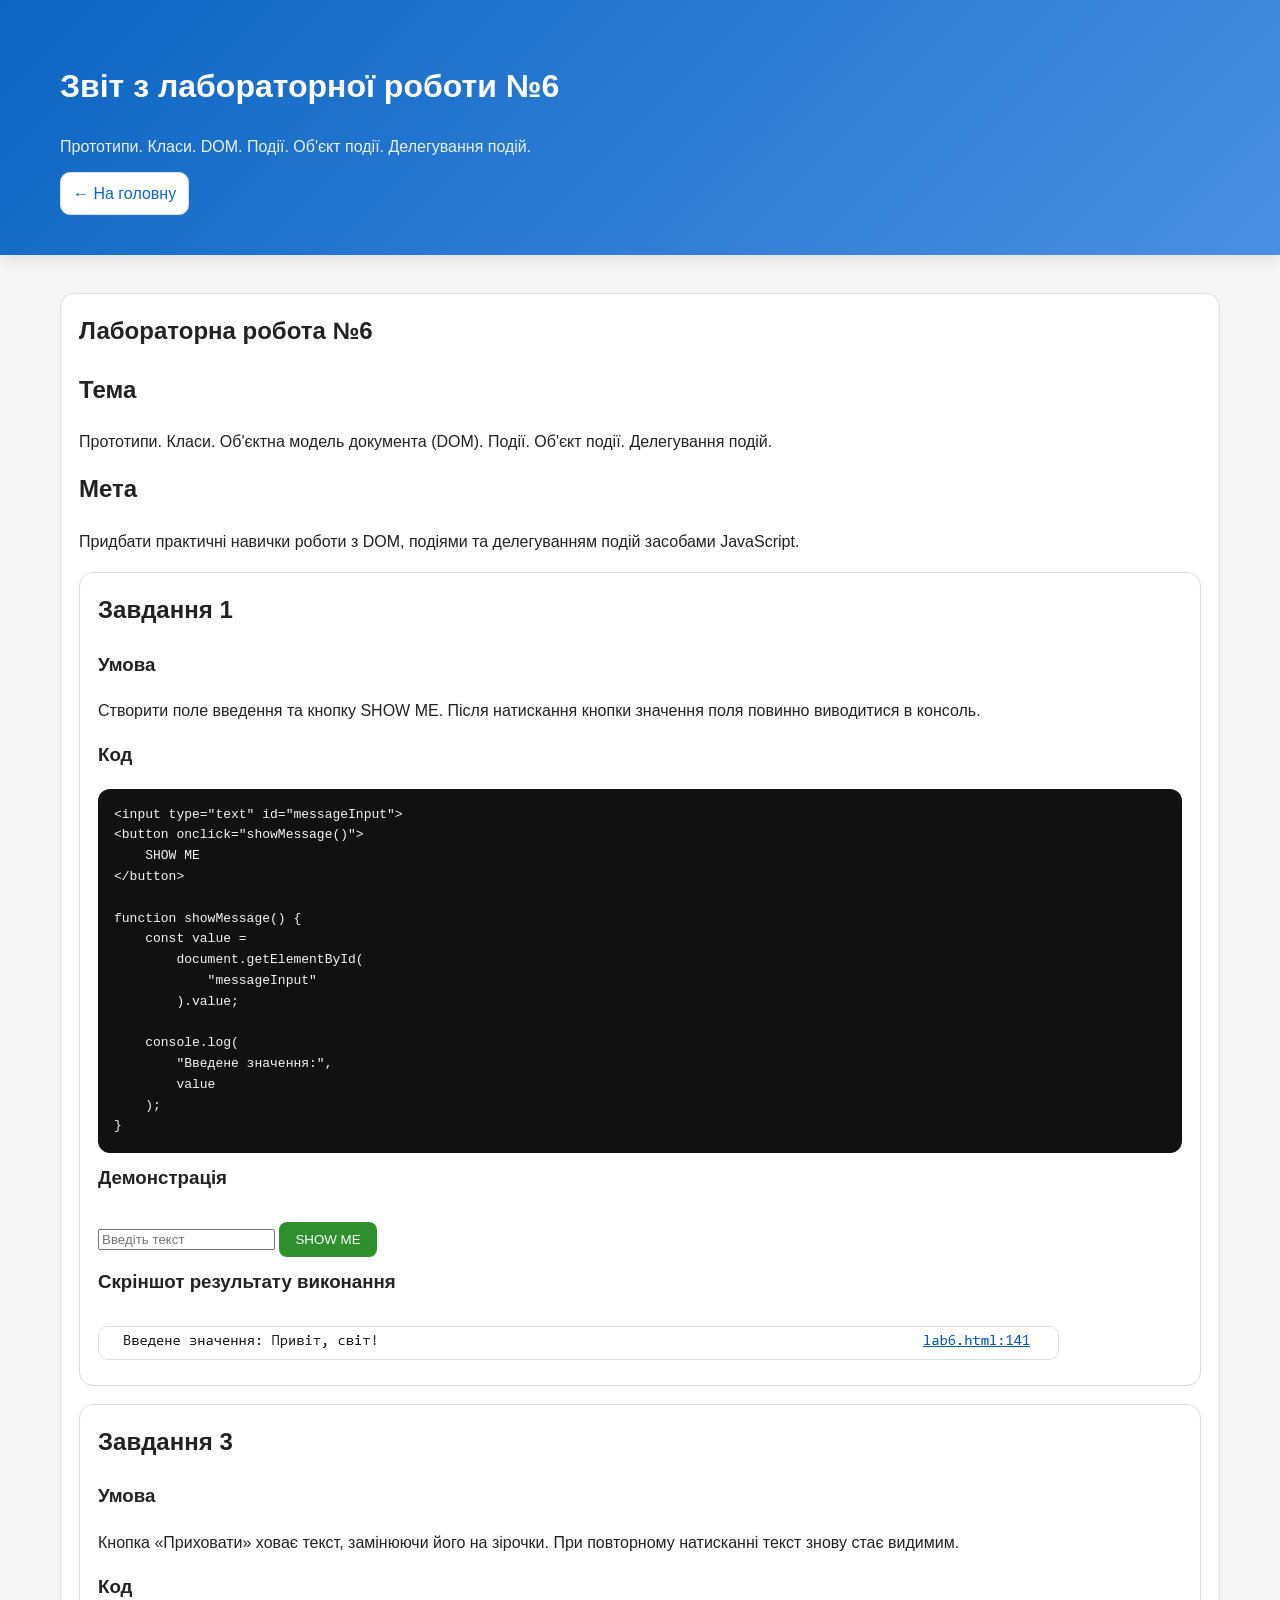
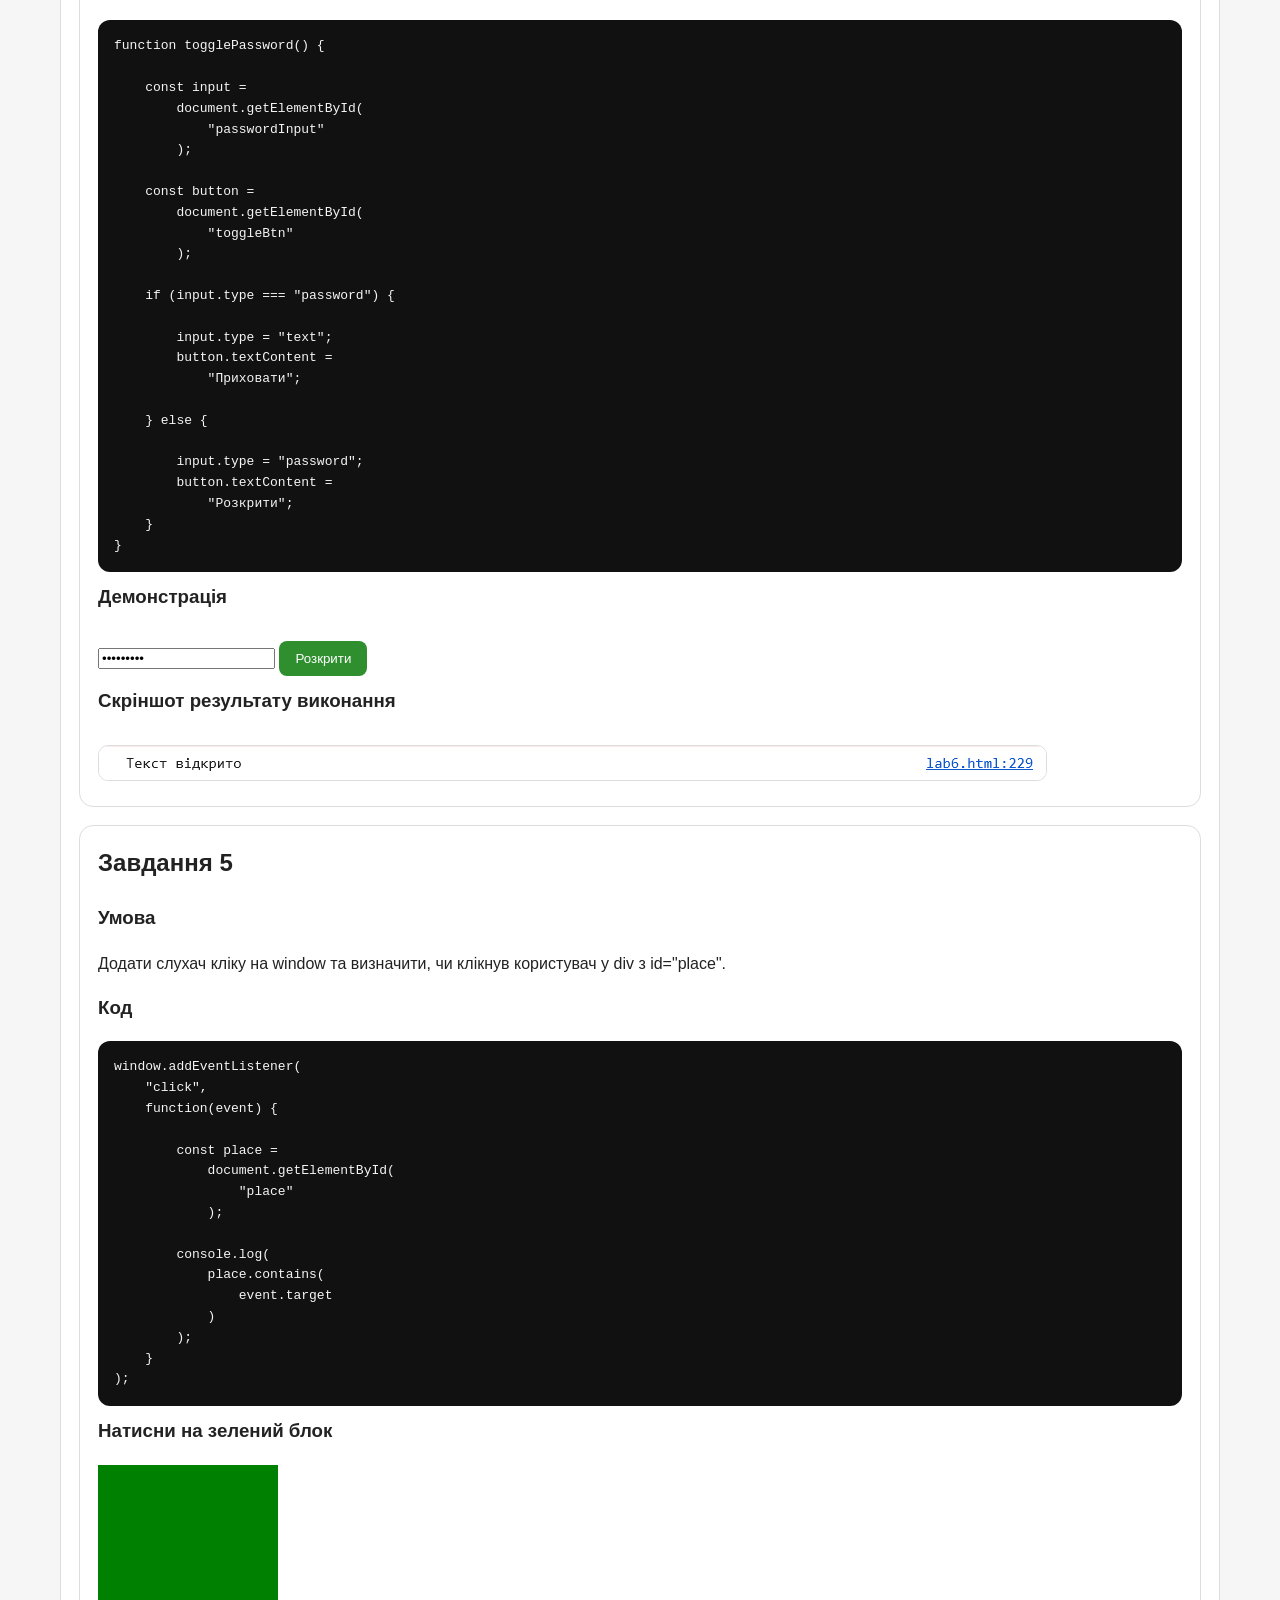
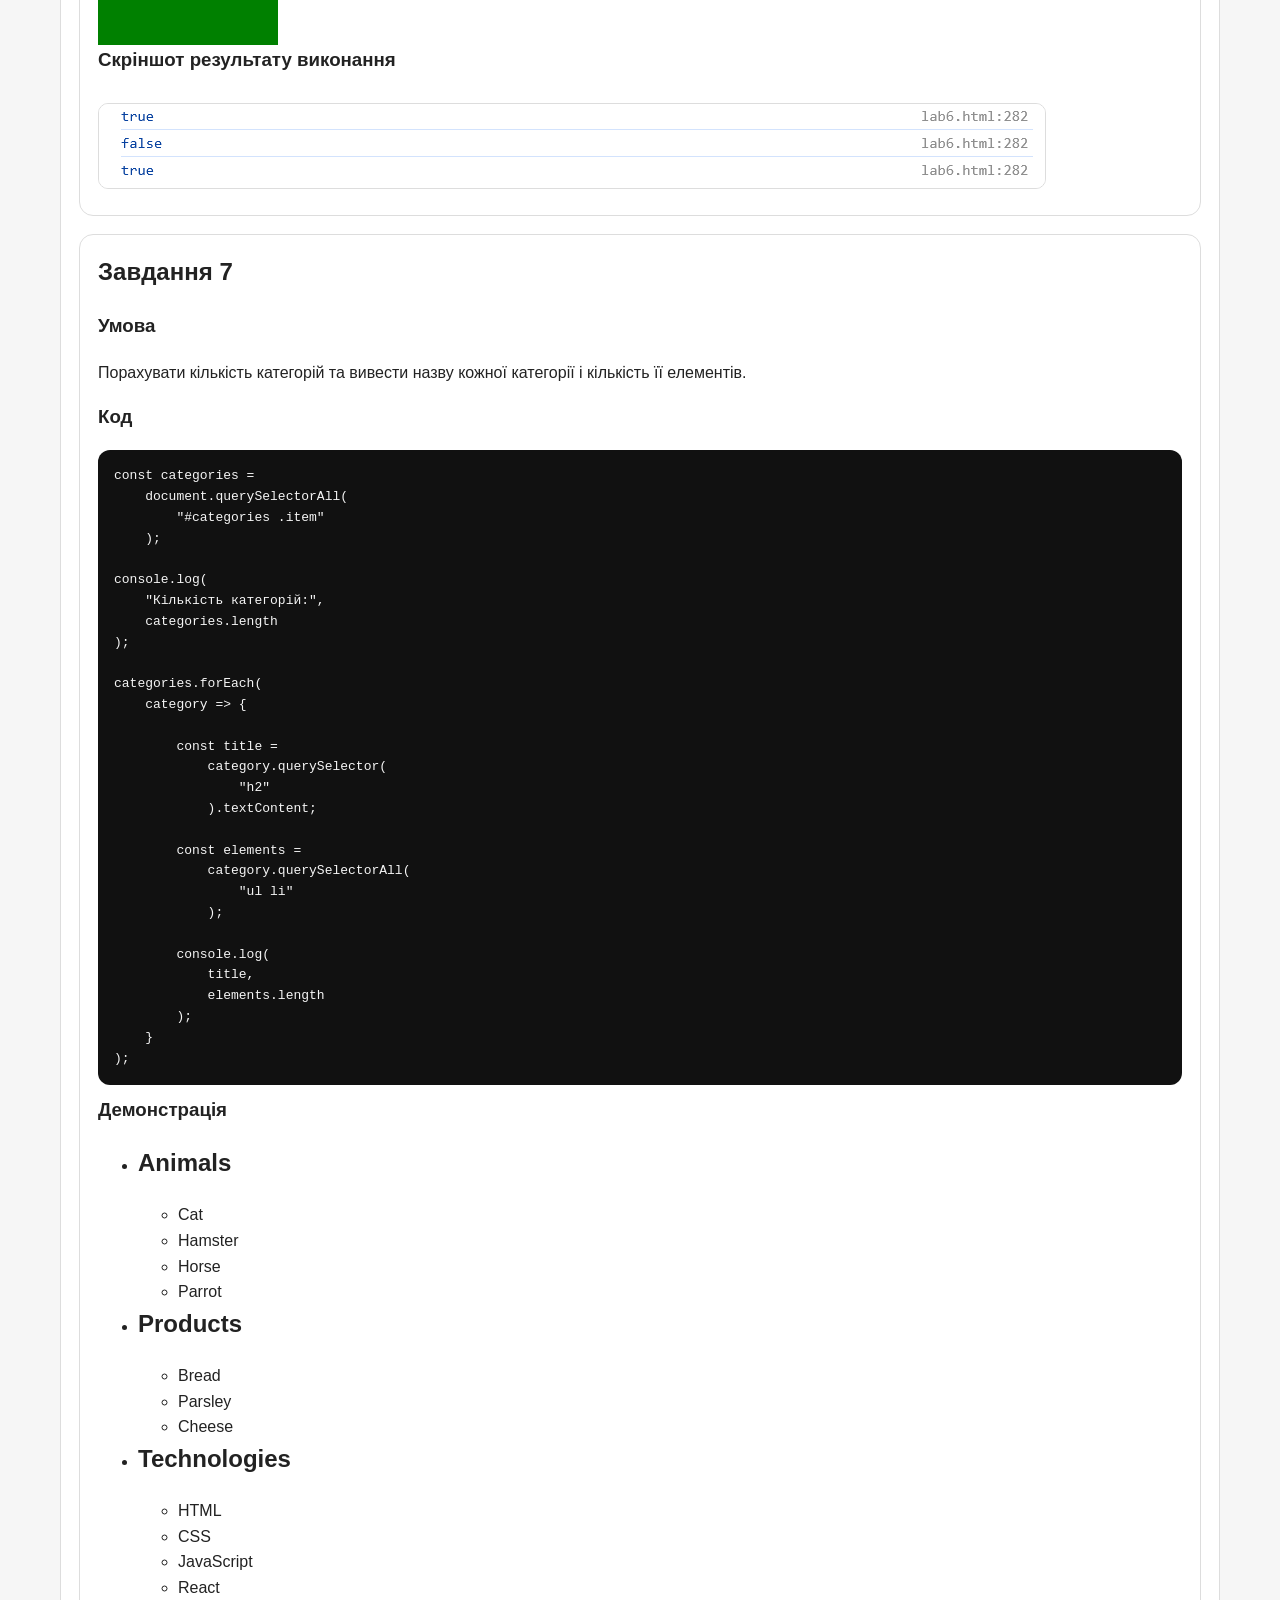
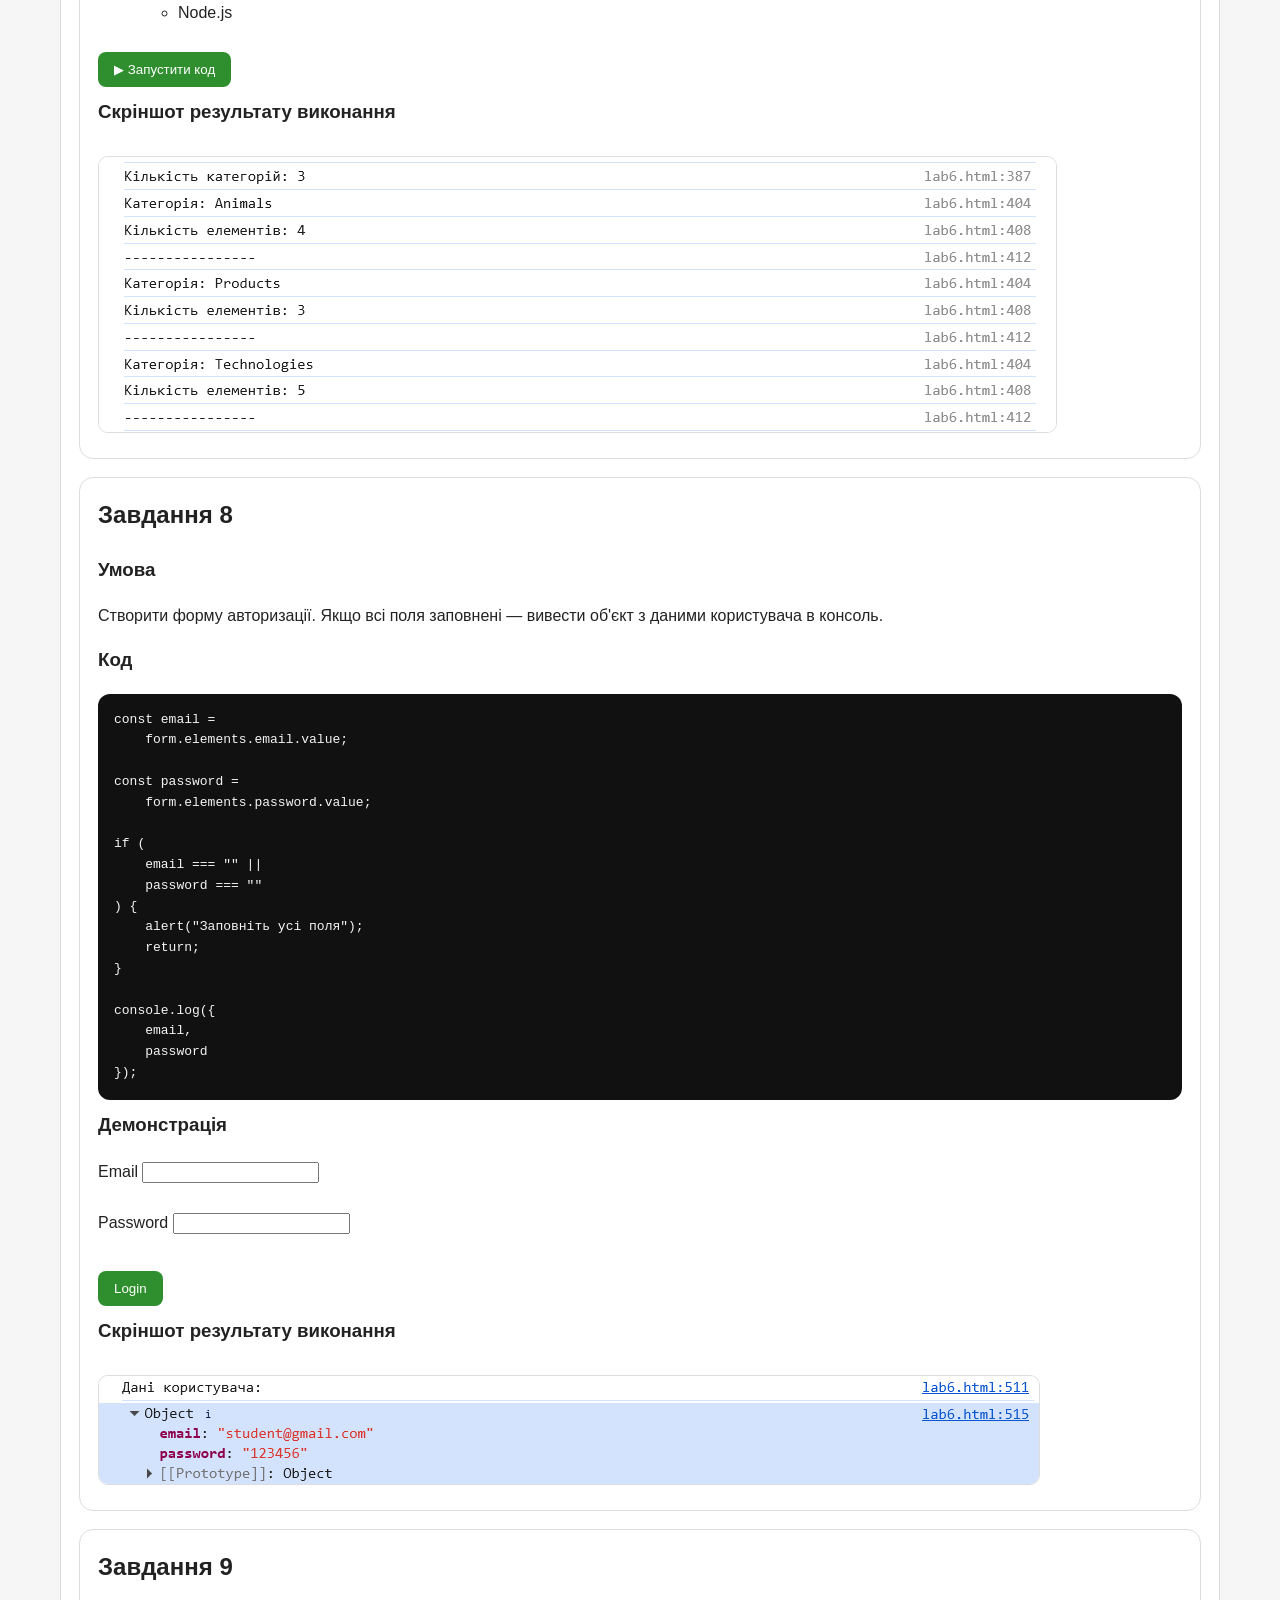
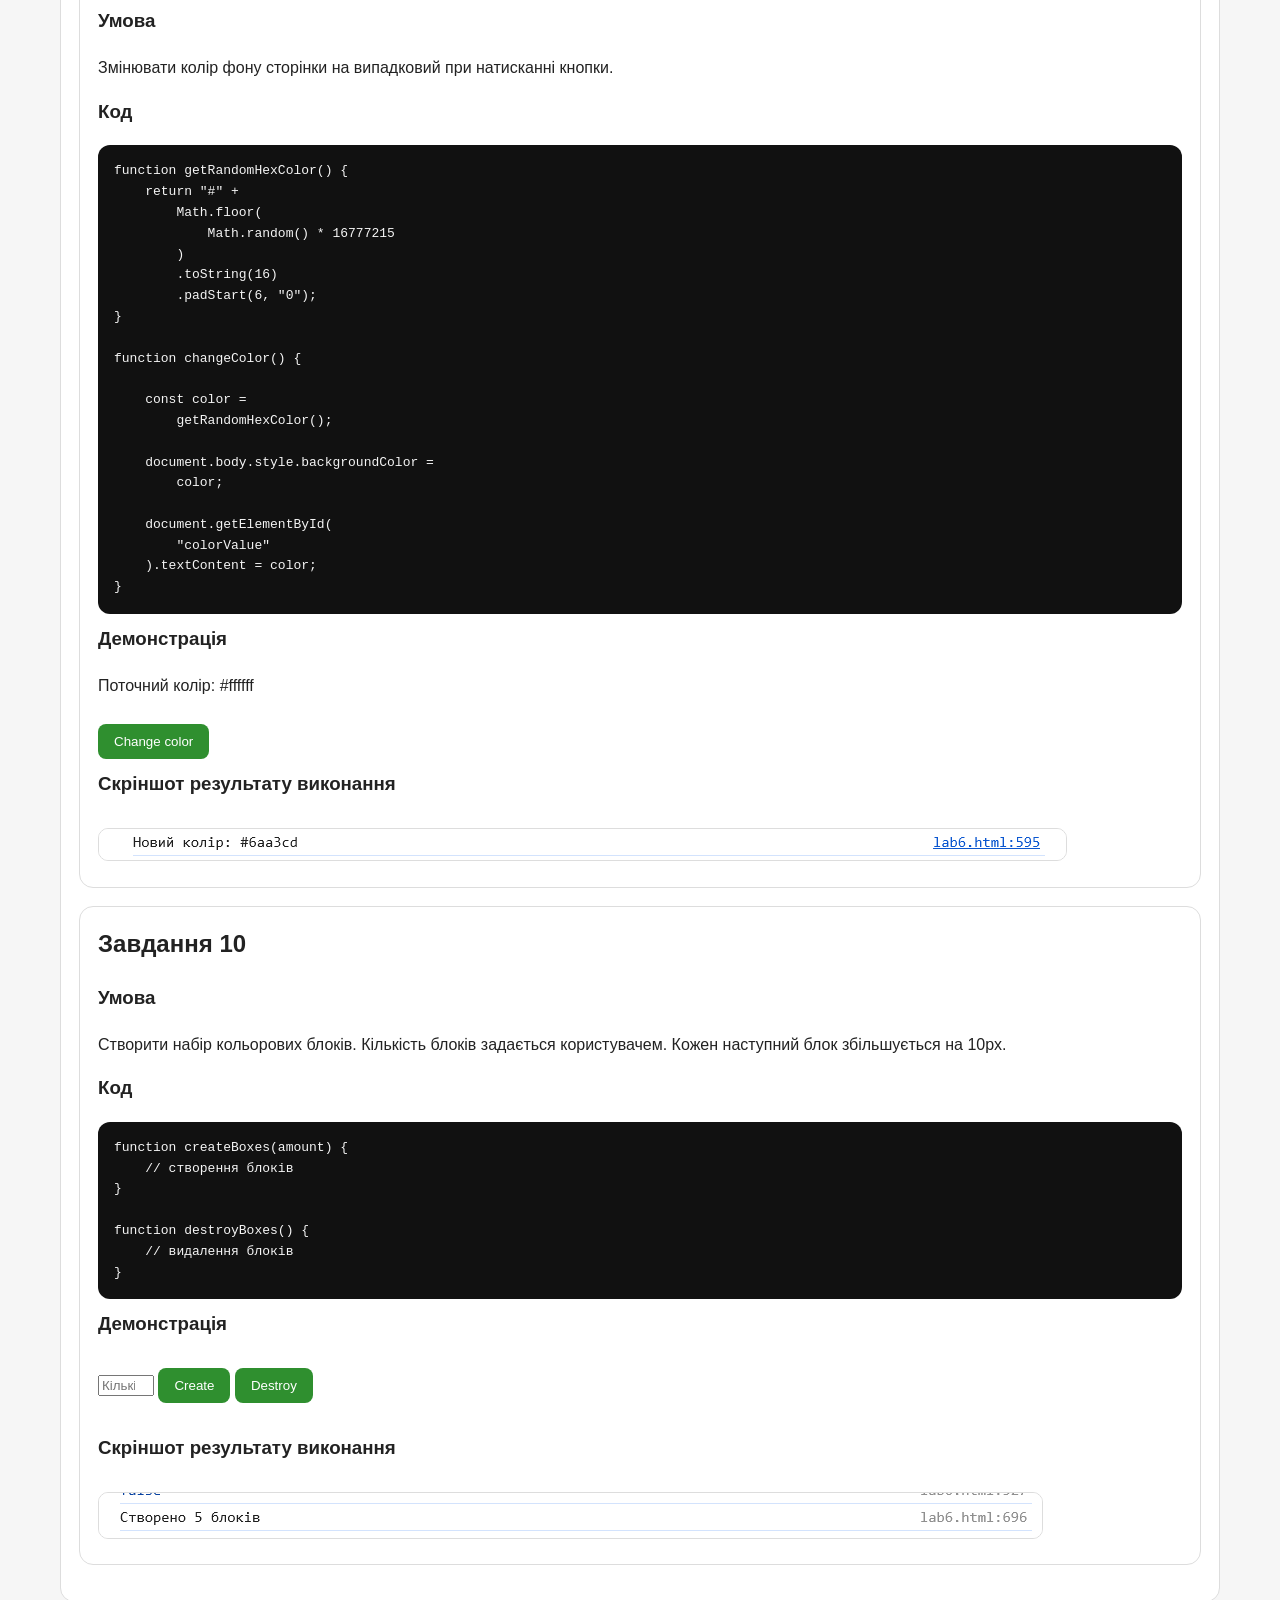
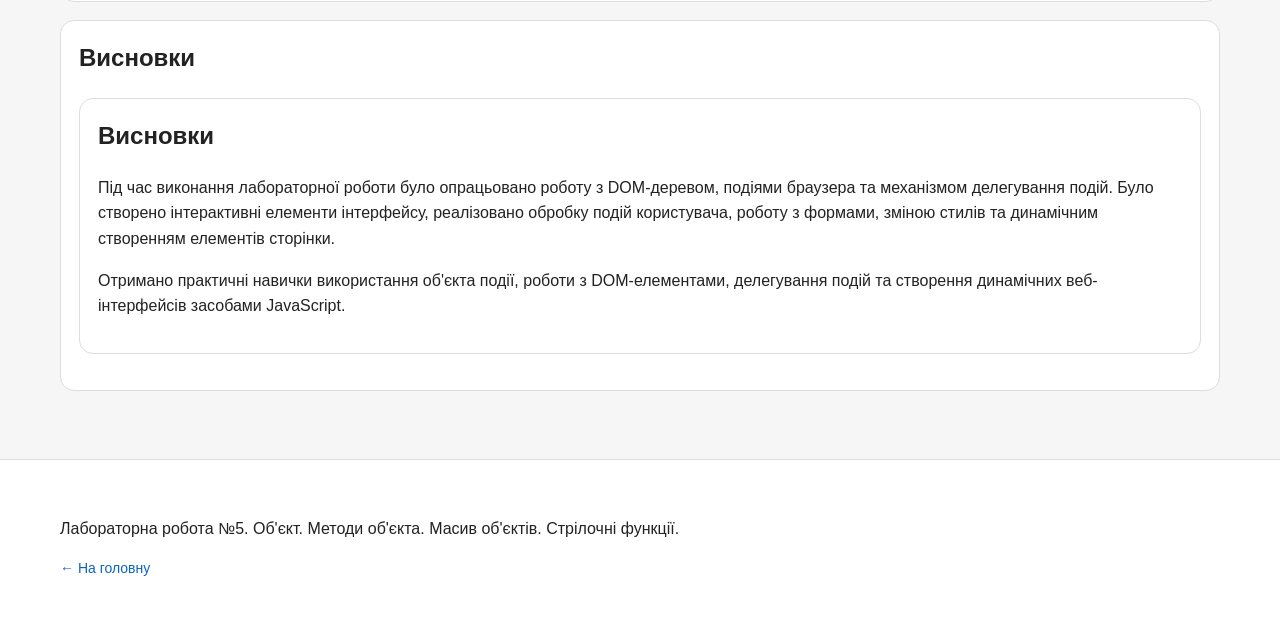
<file: lab6.html>
<!DOCTYPE html>

<html lang="uk">

<head>
    <meta charset="UTF-8" />
    <meta name="viewport" content="width=device-width, initial-scale=1.0" />
    <title>Лабораторна робота №6 — Звіт</title>

    <link rel="stylesheet" href="style.css" />

</head>

<body>

    <header class="site-header">
        <div class="container">

            <h1>Звіт з лабораторної роботи №6</h1>

            <p class="subtitle">
                Прототипи. Класи. DOM. Події.
                Об'єкт події. Делегування подій.
            </p>

            <nav class="top-nav">
                <a class="back-link" href="index.html">← На головну</a>
            </nav>

        </div>

    </header>

    <main class="container">

        <section id="info" class="card">

            <h1>Лабораторна робота №6</h1>

            <h2>Тема</h2>

            <p>
                Прототипи. Класи. Об'єктна модель документа (DOM).
                Події. Об'єкт події. Делегування подій.
            </p>

            <h2>Мета</h2>

            <p>
                Придбати практичні навички роботи з DOM,
                подіями та делегуванням подій засобами JavaScript.
            </p>
            <!-- ===================== TASK 1.1 ===================== -->
            <section id="task1" class="card">

                <h2>Завдання 1</h2>

                <h3>Умова</h3>

                <p>
                    Створити поле введення та кнопку SHOW ME.
                    Після натискання кнопки значення поля
                    повинно виводитися в консоль.
                </p>

                <h3>Код</h3>

                <pre><code>&lt;input type="text" id="messageInput"&gt;
&lt;button onclick="showMessage()"&gt;
    SHOW ME
&lt;/button&gt;

function showMessage() {
    const value =
        document.getElementById(
            "messageInput"
        ).value;

    console.log(
        "Введене значення:",
        value
    );
}</code></pre>

                <h3>Демонстрація</h3>

                <input type="text" id="messageInput" placeholder="Введіть текст">

                <button class="run-btn" onclick="showMessage()">
                    SHOW ME
                </button>

                <h3>Скріншот результату виконання</h3>

                <img src="images/lab6/task1.png" alt="Результат завдання 1" class="result-image">

            </section>
            <section id="task3" class="card">

                <h2>Завдання 3</h2>

                <h3>Умова</h3>

                <p>
                    Кнопка «Приховати» ховає текст,
                    замінюючи його на зірочки.
                    При повторному натисканні
                    текст знову стає видимим.
                </p>

                <h3>Код</h3>

                <pre><code>function togglePassword() {

    const input =
        document.getElementById(
            "passwordInput"
        );

    const button =
        document.getElementById(
            "toggleBtn"
        );

    if (input.type === "password") {

        input.type = "text";
        button.textContent =
            "Приховати";

    } else {

        input.type = "password";
        button.textContent =
            "Розкрити";
    }
}</code></pre>

                <h3>Демонстрація</h3>

                <input type="password" id="passwordInput" value="пароль123">

                <button id="toggleBtn" class="run-btn" onclick="togglePassword()">
                    Розкрити
                </button>

                <h3>Скріншот результату виконання</h3>

                <img src="images/lab6/task3.png" alt="Результат завдання 3" class="result-image">

            </section>
            <section id="task5" class="card">

                <h2>Завдання 5</h2>

                <h3>Умова</h3>

                <p>
                    Додати слухач кліку на window та
                    визначити, чи клікнув користувач
                    у div з id="place".
                </p>

                <h3>Код</h3>

                <pre><code>window.addEventListener(
    "click",
    function(event) {

        const place =
            document.getElementById(
                "place"
            );

        console.log(
            place.contains(
                event.target
            )
        );
    }
);</code></pre>

                <h3 class="taskTitle">
                    Натисни на зелений блок
                </h3>

                <div id="place"></div>

                <h3>Скріншот результату виконання</h3>

                <img src="images/lab6/task5.png" alt="Результат завдання 5" class="result-image">

            </section>
            <section id="task7" class="card">

                <h2>Завдання 7</h2>

                <h3>Умова</h3>

                <p>
                    Порахувати кількість категорій та
                    вивести назву кожної категорії
                    і кількість її елементів.
                </p>

                <h3>Код</h3>

                <pre><code>const categories =
    document.querySelectorAll(
        "#categories .item"
    );

console.log(
    "Кількість категорій:",
    categories.length
);

categories.forEach(
    category => {

        const title =
            category.querySelector(
                "h2"
            ).textContent;

        const elements =
            category.querySelectorAll(
                "ul li"
            );

        console.log(
            title,
            elements.length
        );
    }
);</code></pre>

                <h3>Демонстрація</h3>

                <ul id="categories">

                    <li class="item">
                        <h2>Animals</h2>
                        <ul>
                            <li>Cat</li>
                            <li>Hamster</li>
                            <li>Horse</li>
                            <li>Parrot</li>
                        </ul>
                    </li>

                    <li class="item">
                        <h2>Products</h2>
                        <ul>
                            <li>Bread</li>
                            <li>Parsley</li>
                            <li>Cheese</li>
                        </ul>
                    </li>

                    <li class="item">
                        <h2>Technologies</h2>
                        <ul>
                            <li>HTML</li>
                            <li>CSS</li>
                            <li>JavaScript</li>
                            <li>React</li>
                            <li>Node.js</li>
                        </ul>
                    </li>

                </ul>

                <button class="run-btn" onclick="runTask7()">
                    ▶ Запустити код
                </button>

                <h3>Скріншот результату виконання</h3>

                <img src="images/lab6/task7.png" alt="Результат завдання 7" class="result-image">

            </section>
            <section id="task8" class="card">

                <h2>Завдання 8</h2>

                <h3>Умова</h3>

                <p>
                    Створити форму авторизації.
                    Якщо всі поля заповнені — вивести
                    об'єкт з даними користувача в консоль.
                </p>

                <h3>Код</h3>

                <pre><code>const email =
    form.elements.email.value;

const password =
    form.elements.password.value;

if (
    email === "" ||
    password === ""
) {
    alert("Заповніть усі поля");
    return;
}

console.log({
    email,
    password
});</code></pre>

                <h3>Демонстрація</h3>

                <form id="loginForm">

                    <label>
                        Email
                        <input type="email" name="email">
                    </label>

                    <br><br>

                    <label>
                        Password
                        <input type="password" name="password">
                    </label>

                    <br><br>

                    <button type="submit" class="run-btn">
                        Login
                    </button>

                </form>

                <h3>Скріншот результату виконання</h3>

                <img src="images/lab6/task8.png" alt="Результат завдання 8" class="result-image">

            </section>
            <section id="task9" class="card">

                <h2>Завдання 9</h2>

                <h3>Умова</h3>

                <p>
                    Змінювати колір фону сторінки на випадковий
                    при натисканні кнопки.
                </p>

                <h3>Код</h3>

                <pre><code>function getRandomHexColor() {
    return "#" +
        Math.floor(
            Math.random() * 16777215
        )
        .toString(16)
        .padStart(6, "0");
}

function changeColor() {

    const color =
        getRandomHexColor();

    document.body.style.backgroundColor =
        color;

    document.getElementById(
        "colorValue"
    ).textContent = color;
}</code></pre>

                <h3>Демонстрація</h3>

                <p>
                    Поточний колір:
                    <span id="colorValue">
                        #ffffff
                    </span>
                </p>

                <button class="run-btn" onclick="changeColor()">
                    Change color
                </button>

                <h3>Скріншот результату виконання</h3>

                <img src="images/lab6/task9.png" alt="Результат завдання 9" class="result-image">

            </section>
            <section id="task10" class="card">

                <h2>Завдання 10</h2>

                <h3>Умова</h3>

                <p>
                    Створити набір кольорових блоків.
                    Кількість блоків задається користувачем.
                    Кожен наступний блок збільшується на 10px.
                </p>

                <h3>Код</h3>

                <pre><code>function createBoxes(amount) {
    // створення блоків
}

function destroyBoxes() {
    // видалення блоків
}</code></pre>

                <h3>Демонстрація</h3>

                <input type="number" id="boxesAmount" min="1" max="100" placeholder="Кількість блоків">

                <button class="run-btn" onclick="createBoxes()">
                    Create
                </button>

                <button class="run-btn" onclick="destroyBoxes()">
                    Destroy
                </button>

                <div id="boxes" style="margin-top:20px;"></div>

                <h3>Скріншот результату виконання</h3>

                <img src="images/lab6/task10.png" alt="Результат завдання 10" class="result-image">

            </section>
        </section>
        <!-- ===================== ВИСНОВКИ ===================== -->

        <section id="conclusion" class="card">

            <h2>Висновки</h2>

            <section id="conclusion" class="card">

                <h2>Висновки</h2>

                <p>
                    Під час виконання лабораторної роботи
                    було опрацьовано роботу з DOM-деревом,
                    подіями браузера та механізмом делегування подій.
                    Було створено інтерактивні елементи інтерфейсу,
                    реалізовано обробку подій користувача,
                    роботу з формами, зміною стилів та динамічним
                    створенням елементів сторінки.
                </p>

                <p>
                    Отримано практичні навички використання
                    об'єкта події, роботи з DOM-елементами,
                    делегування подій та створення динамічних
                    веб-інтерфейсів засобами JavaScript.
                </p>

            </section>
        </section>
    </main>

    <script>

        function showMessage() {

            const value =
                document.getElementById(
                    "messageInput"
                ).value;

            console.log(
                "Введене значення:",
                value
            );
        }
        function togglePassword() {

            const input =
                document.getElementById(
                    "passwordInput"
                );

            const button =
                document.getElementById(
                    "toggleBtn"
                );

            if (input.type === "password") {

                input.type = "text";
                button.textContent =
                    "Приховати";

                console.log(
                    "Текст відкрито"
                );

            } else {

                input.type = "password";
                button.textContent =
                    "Розкрити";

                console.log(
                    "Текст приховано"
                );
            }
        }
        window.addEventListener(
            "click",
            function (event) {

                const place =
                    document.getElementById(
                        "place"
                    );

                console.log(
                    place.contains(
                        event.target
                    )
                );
            }
        );
        function runTask7() {

            console.clear();

            const categories =
                document.querySelectorAll(
                    "#categories .item"
                );

            console.log(
                `Кількість категорій: ${categories.length}`
            );

            categories.forEach(
                category => {

                    const title =
                        category.querySelector(
                            "h2"
                        ).textContent;

                    const elements =
                        category.querySelectorAll(
                            "ul li"
                        );

                    console.log(
                        `Категорія: ${title}`
                    );

                    console.log(
                        `Кількість елементів: ${elements.length}`
                    );

                    console.log("----------------");
                }
            );
        }
        document
            .getElementById("loginForm")
            .addEventListener(
                "submit",
                function (event) {

                    event.preventDefault();

                    const email =
                        this.elements.email.value;

                    const password =
                        this.elements.password.value;

                    if (
                        email === "" ||
                        password === ""
                    ) {

                        alert(
                            "Заповніть усі поля"
                        );

                        return;
                    }

                    const userData = {
                        email,
                        password
                    };

                    console.clear();

                    console.log(
                        "Дані користувача:"
                    );

                    console.log(userData);

                    this.reset();
                }
            );
        function getRandomHexColor() {

            return "#" +
                Math.floor(
                    Math.random() * 16777215
                )
                    .toString(16)
                    .padStart(6, "0");
        }

        function changeColor() {

            const color =
                getRandomHexColor();

            document.body.style.backgroundColor =
                color;

            document.getElementById(
                "colorValue"
            ).textContent = color;

            console.log(
                "Новий колір:",
                color
            );
        }
        function getRandomHexColor() {

            return "#" +
                Math.floor(
                    Math.random() * 16777215
                )
                    .toString(16)
                    .padStart(6, "0");
        }

        function createBoxes() {

            const amount = Number(
                document.getElementById(
                    "boxesAmount"
                ).value
            );

            const boxes =
                document.getElementById(
                    "boxes"
                );

            boxes.innerHTML = "";

            let size = 30;

            for (
                let i = 0;
                i < amount;
                i++
            ) {

                const box =
                    document.createElement(
                        "div"
                    );

                box.style.width =
                    `${size}px`;

                box.style.height =
                    `${size}px`;

                box.style.backgroundColor =
                    getRandomHexColor();

                box.style.margin =
                    "5px";

                boxes.appendChild(box);

                size += 10;
            }

            console.log(
                `Створено ${amount} блоків`
            );
        }

        function destroyBoxes() {

            document.getElementById(
                "boxes"
            ).innerHTML = "";

            console.log(
                "Усі блоки видалено"
            );
        }
    </script>

    <footer class="site-footer">
        <div class="container">

            <p>
                Лабораторна робота №5. Об'єкт. Методи об'єкта. Масив об'єктів. Стрілочні функції.
            </p>

            <p class="note">
                <a href="index.html">← На головну</a>
            </p>

        </div>
    </footer>

</body>

</html>
</file>
<file: style.css>
* {
  box-sizing: border-box;
}

body {
  margin: 0;
  font-family: Arial, sans-serif;
  line-height: 1.6;
  background: #f6f6f6;
  color: #222;
}

a {
  color: #0b65c2;
  text-decoration: none;
}

a:hover {
  text-decoration: underline;
}

code {
  background: #f1f1f1;
  padding: 2px 6px;
  border-radius: 6px;
}

pre {
  background: #111;
  color: #f5f5f5;
  padding: 16px;
  border-radius: 12px;
  overflow-x: auto;
  margin: 10px 0;
}pre code {
   background: transparent;
   padding: 0;
   border-radius: 0;
 }

hr {
  border: none;
  border-top: 1px solid #ddd;
  margin: 18px 0;
}

/* ========== LAYOUT ========== */
.container {
  max-width: 1200px;
  margin: 0 auto;
  padding: 20px;
}

/* ========== HEADER/FOOTER ========== */
.site-header {
  background: linear-gradient(135deg, #0b65c2, #4a90e2);
  color: white;
  padding: 20px 0;
  box-shadow: 0 4px 15px rgba(0,0,0,0.1);
}

.site-footer {
  margin-top: 30px;
  padding: 20px 0;
  background: #ffffff;
  border-top: 1px solid #ddd;
}

.subtitle {
  margin: 6px 0 0;
  color: rgba(255,255,255,0.9);
}

/* ========== STUDENT BLOCK ========== */
.student {
  display: flex;
  gap: 18px;
  align-items: center;
  margin-top: 14px;
  flex-wrap: wrap;
}

.student-text p {
  margin: 0;
}

.student-photo {
  border-radius: 50%;
  border: 4px solid white;
}

/* ========== NAVIGATION ========== */
.menu {
  display: flex;
  flex-wrap: wrap;
  justify-content: center;
  gap: 14px;
}

.menu-link {
  display: flex;
  justify-content: center;
  align-items: center;

  padding: 18px;
  min-height: 70px;

  border-radius: 12px;
  border: 1px solid #ddd;
  background: #fff;

  font-weight: 700;
  text-align: center;

  transition: 0.2s;
}

.menu-link:hover {
  transform: translateY(-2px);
  background: #f5f5f5;
}

.top-nav {
  display: flex;
  gap: 14px;
  flex-wrap: wrap;
  margin-top: 12px;
}

.back-link,
.nav-link {
  display: inline-block;
  padding: 8px 12px;
  border-radius: 10px;
  border: 1px solid #ddd;
  background: #fff;
}

.back-link:hover,
.nav-link:hover {
  background: #f2f2f2;
}

/* ========== CARDS ========== */
.card {
  background: #ffffff;
  border: 1px solid #ddd;
  border-radius: 14px;
  padding: 18px;
  margin: 18px 0;
}

.card h1, .card h2, .card h3 {
  margin-top: 0;
}

/* ========== LAB2 DEMO ========== */
.highlight {
  background: #fff4a3;
  padding: 2px 6px;
  border-radius: 6px;
  font-weight: 700;
}

.demo-box {
  padding: 14px;
  border-radius: 12px;
  border: 2px dashed #ccc;
  margin: 10px 0;
  background: #fafafa;
}

/* ID selector demo */
#selector-id-demo {
  border-color: #2f8f2f;
  background: #effff0;
}

/* Descendant selector */
.demo-box p {
  margin: 0;
}

/* Child selector */
.demo-box > h4 {
  margin: 0 0 10px;
  text-transform: uppercase;
  letter-spacing: 0.5px;
}

/* Adjacent sibling selector */
h4 + p {
  margin-top: 4px;
}

/* Attribute selector */
a[href^="mailto:"] {
  font-weight: 700;
  color: #1a7c3a;
}

.note {
  font-size: 14px;
  color: #555;
  margin-top: 12px;
}

/* ========== TABLES ========== */
table {
  width: 100%;
  border-collapse: collapse;
  margin-top: 12px;
}

th,
td {
  border: 1px solid #ccc;
  padding: 10px;
  text-align: left;
}

th {
  background: #f0f0f0;
}
.run-btn {
    background: #2f8f2f;
    color: white;
    border: none;
    padding: 10px 16px;
    border-radius: 8px;
    cursor: pointer;
    margin: 10px 0;
}

.run-btn:hover {
    background: #256f25;
}

.result-image {
    max-width: 100%;
    border: 1px solid #ddd;
    border-radius: 10px;
    margin-top: 10px;
}
#place {
    width: 180px;
    height: 180px;
    background: green;
    margin-top: 15px;
}
</file>
